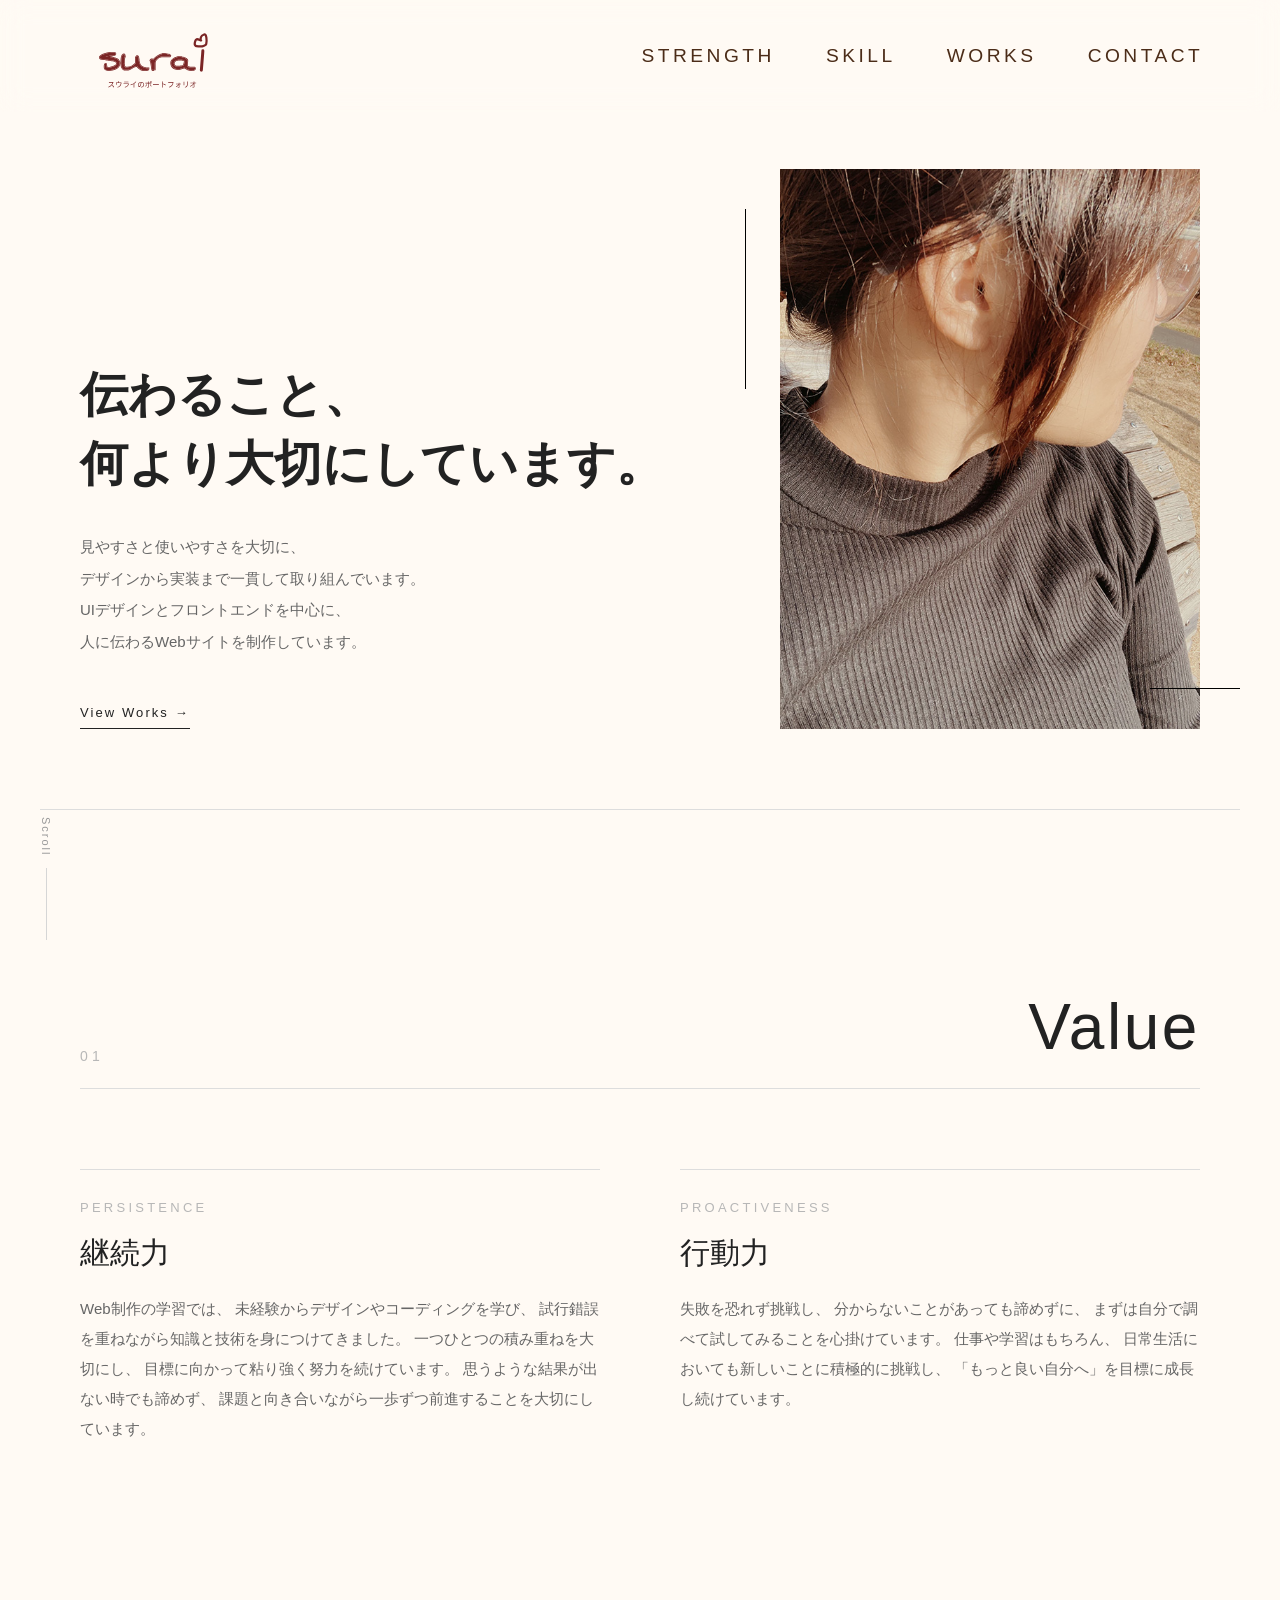
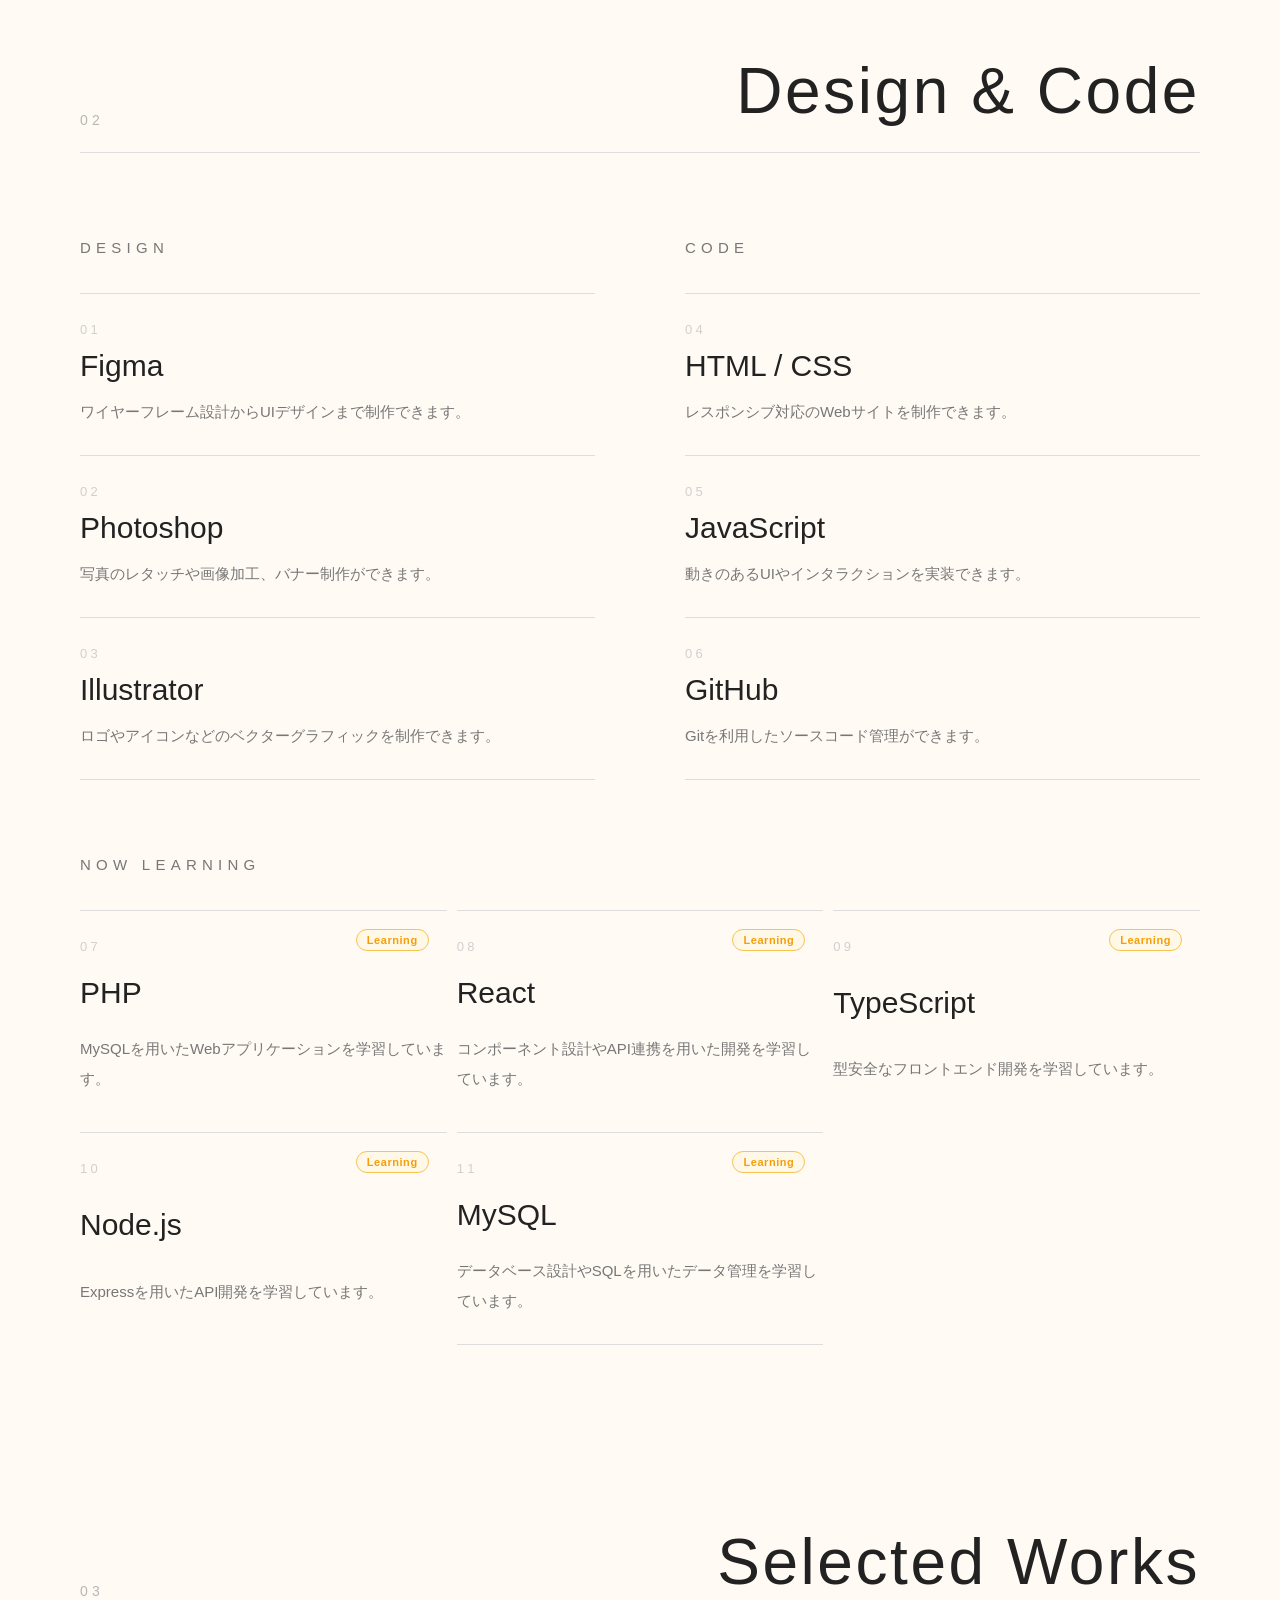
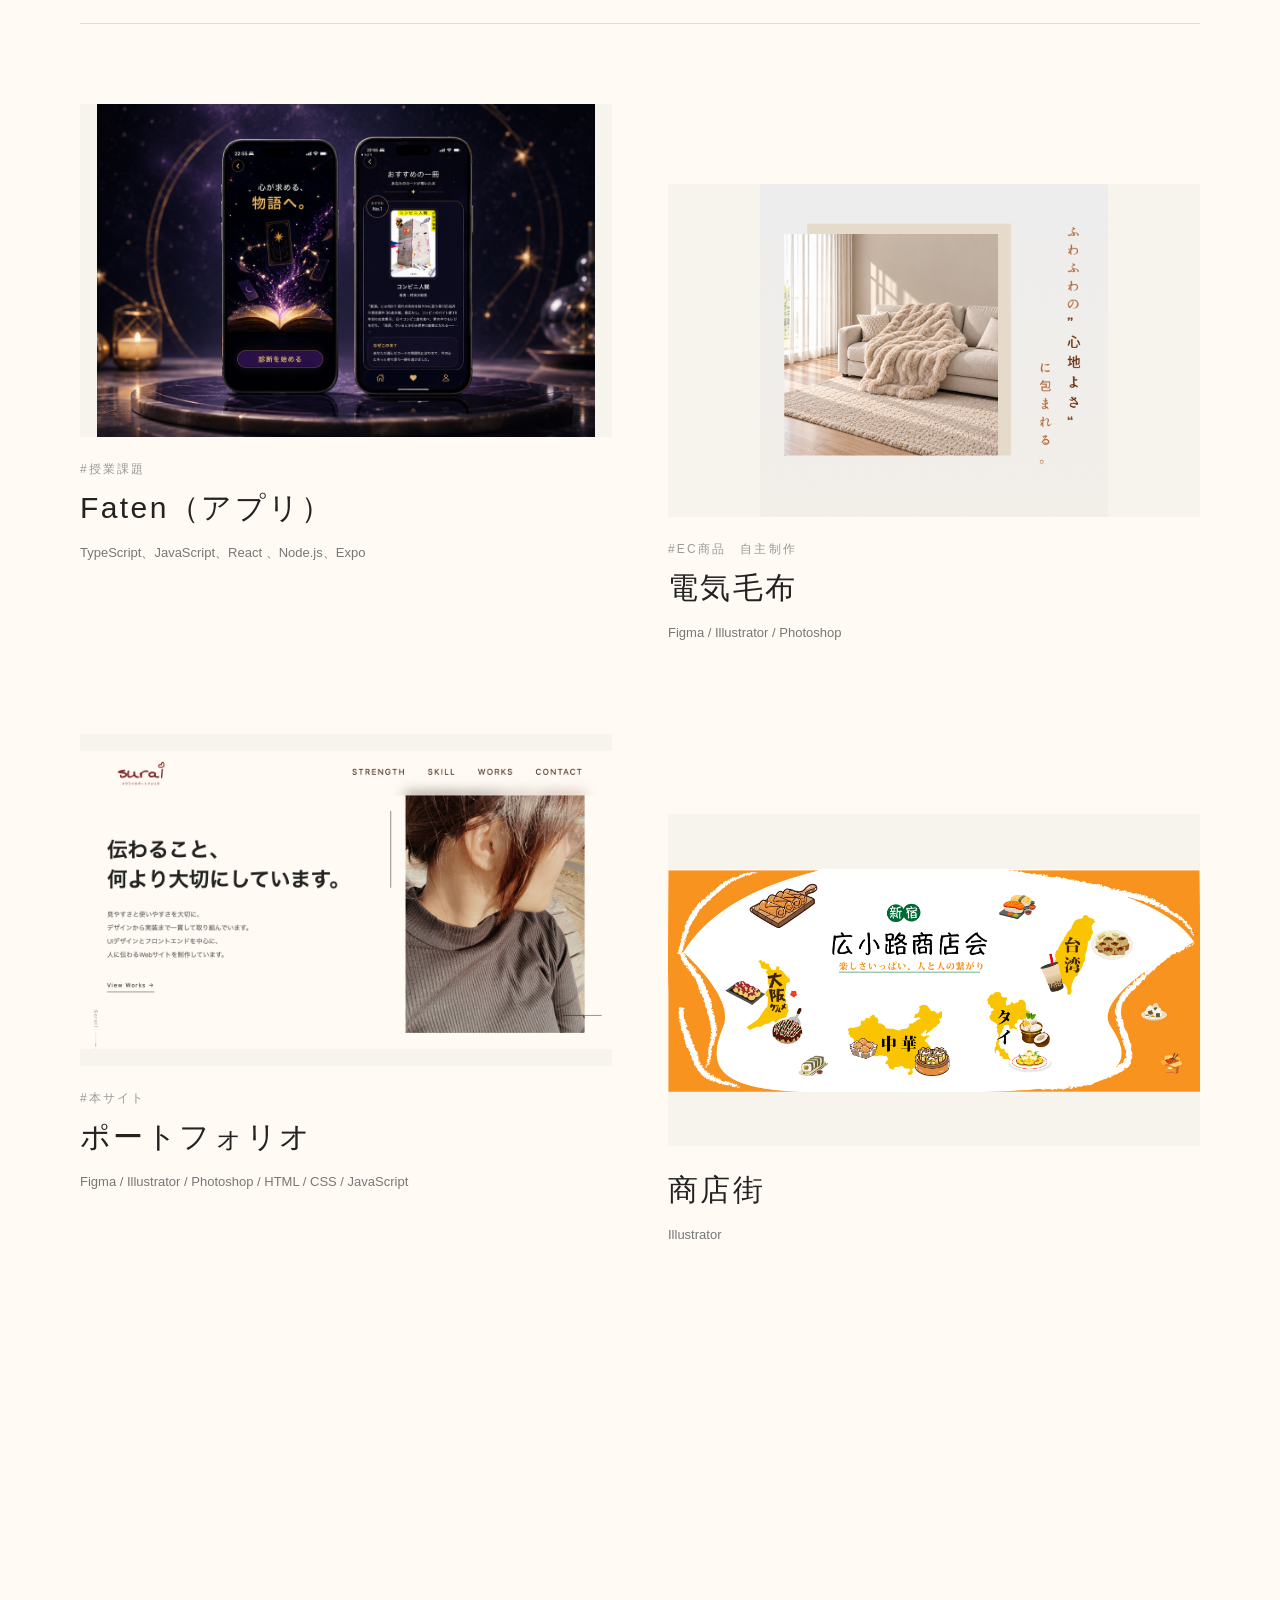
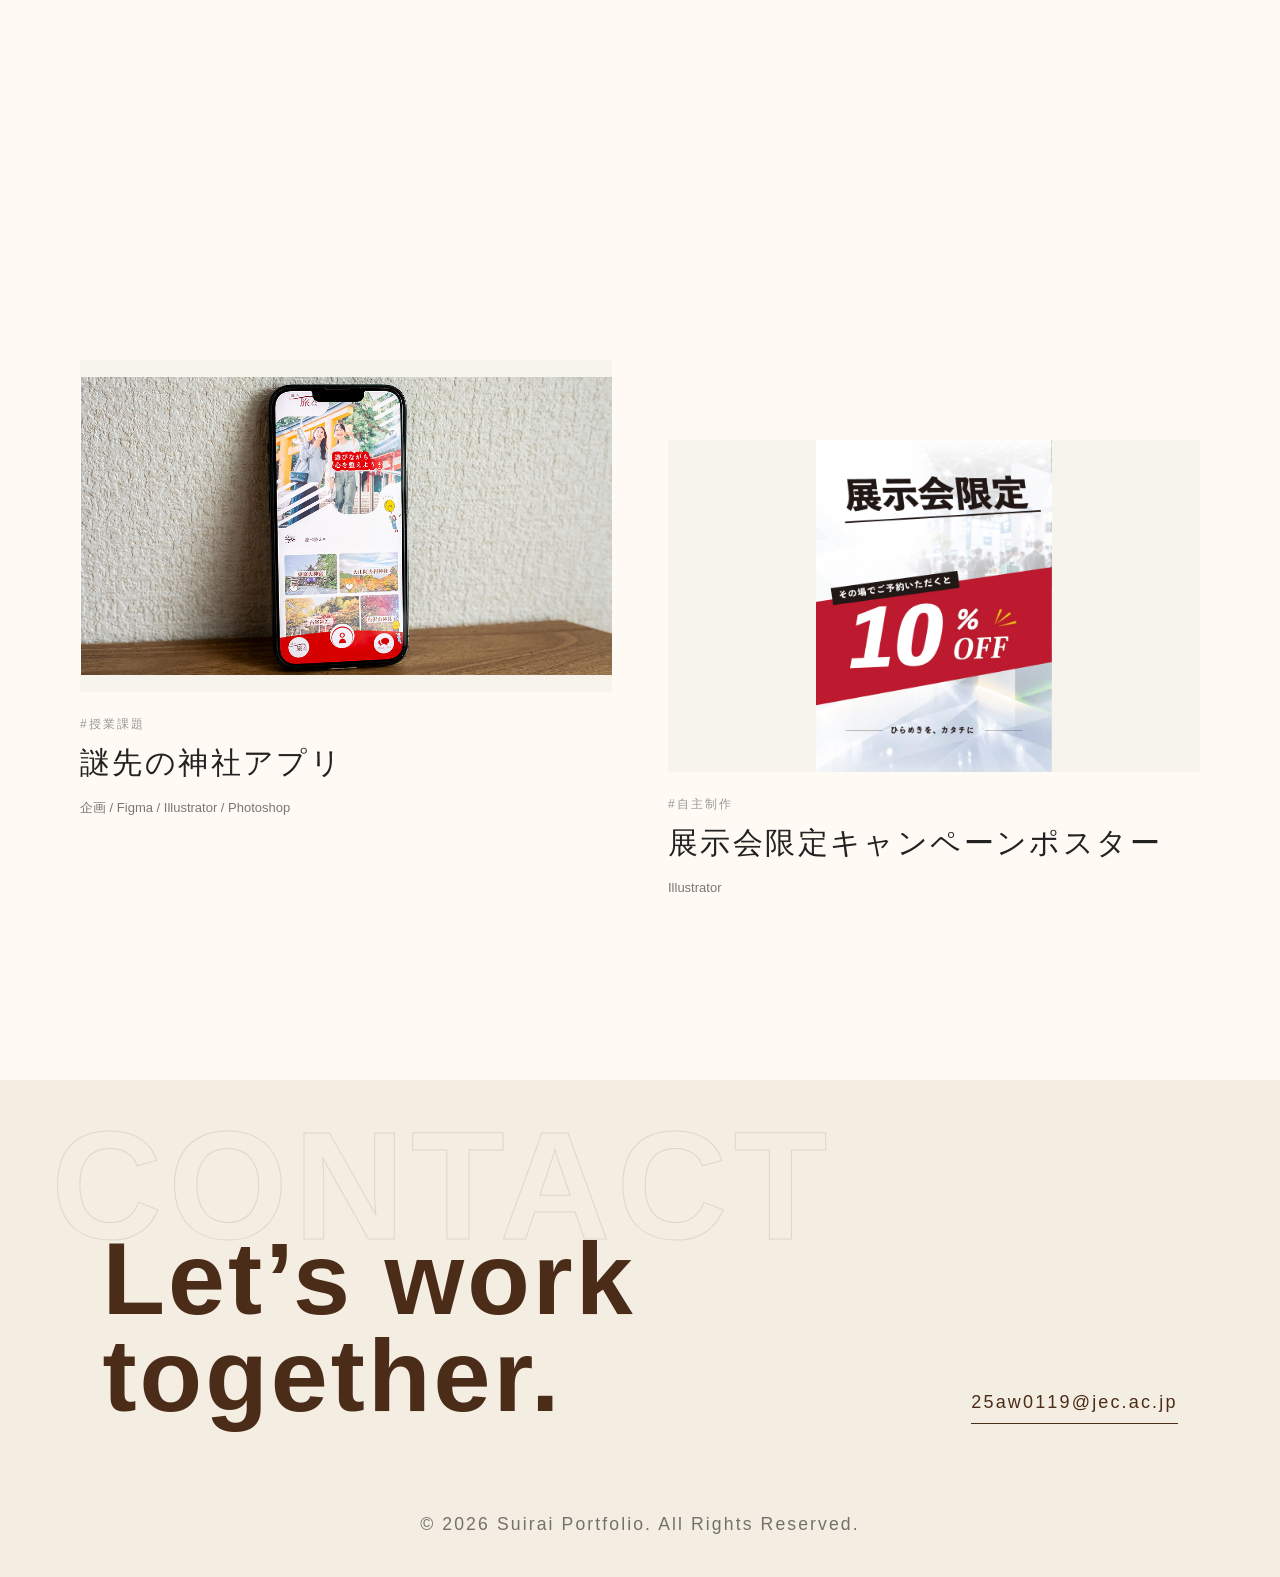
<file: index.html>
<!doctype html>
<html lang="ja">
  <head>
    <meta charset="UTF-8" />
    <meta name="viewport" content="width=device-width, initial-scale=1.0" />
    <title>スウライのポートフォリオ | Home</title>
    <link rel="stylesheet" href="css/style.css" />
    <script src="js/script.js" defer></script>
  </head>

  <body class="home-page">
    <header class="site-header">
      <nav class="nav-container">
        <a href="index.html" class="logo">
          <img src="img/logo.svg" alt="スウライのポートフォリオ" />
        </a>

        <div class="hamburger">
          <span></span>
          <span></span>
          <span></span>
        </div>

        <ul class="nav-inner">
          <li><a href="#strength">Strength</a></li>
          <li><a href="#skill">Skill</a></li>
          <li><a href="#works">Works</a></li>
          <li><a href="mailto:25aw0119@jec.ac.jp">Contact</a></li>
        </ul>
      </nav>
    </header>

    <main>
      <section class="hero" id="top">
        <div class="hero-text">
          <h1>伝わること、<br />何より大切にしています。</h1>
          <p class="lead">
            見やすさと使いやすさを大切に、<br />
            デザインから実装まで一貫して取り組んでいます。<br />
            UIデザインとフロントエンドを中心に、<br />
            人に伝わるWebサイトを制作しています。
          </p>
          <a href="#works" class="hero-btn">View Works →</a>
        </div>
        <div class="hero-photo">
          <img src="img/watasi.jpg" alt="Zou Lei" />
        </div>
        <div class="scroll-sign">
          <span>Scroll</span>
          <div class="scroll-line">
            <i></i>
          </div>
        </div>
      </section>
      <section class="strength" id="strength">
        <div class="section-title">
          <span class="section-num">01</span>
          <h2>Value</h2>
        </div>

        <div class="strength-grid">
          <article class="card">
            <span class="en">Persistence</span>
            <h3>継続力</h3>
            <p>
              Web制作の学習では、 未経験からデザインやコーディングを学び、
              試行錯誤を重ねながら知識と技術を身につけてきました。
              一つひとつの積み重ねを大切にし、
              目標に向かって粘り強く努力を続けています。
              思うような結果が出ない時でも諦めず、
              課題と向き合いながら一歩ずつ前進することを大切にしています。
            </p>
          </article>

          <article class="card">
            <span class="en">Proactiveness</span>
            <h3>行動力</h3>
            <p>
              失敗を恐れず挑戦し、 分からないことがあっても諦めずに、
              まずは自分で調べて試してみることを心掛けています。
              仕事や学習はもちろん、
              日常生活においても新しいことに積極的に挑戦し、
              「もっと良い自分へ」を目標に成長し続けています。
            </p>
          </article>
        </div>
      </section>

      <section class="skill" id="skill">
        <div class="section-title">
          <span class="section-num">02</span>
          <h2>Design & Code</h2>
        </div>

        <div class="skill-wrap">
          <!-- DESIGN -->
          <div class="group">
            <p class="group-title">Design</p>

            <article class="card">
              <span class="num">01</span>
              <h3>Figma</h3>
              <p>ワイヤーフレーム設計からUIデザインまで制作できます。</p>
            </article>

            <article class="card">
              <span class="num">02</span>
              <h3>Photoshop</h3>
              <p>写真のレタッチや画像加工、バナー制作ができます。</p>
            </article>

            <article class="card">
              <span class="num">03</span>
              <h3>Illustrator</h3>
              <p>ロゴやアイコンなどのベクターグラフィックを制作できます。</p>
            </article>
          </div>

          <!-- CODE -->
          <div class="group">
            <p class="group-title">Code</p>
            <article class="card">
              <span class="num">04</span>
              <h3>HTML / CSS</h3>
              <p>レスポンシブ対応のWebサイトを制作できます。</p>
            </article>

            <article class="card">
              <span class="num">05</span>
              <h3>JavaScript</h3>
              <p>動きのあるUIやインタラクションを実装できます。</p>
            </article>

            <article class="card">
              <span class="num">06</span>
              <h3>GitHub</h3>
              <p>Gitを利用したソースコード管理ができます。</p>
            </article>
          </div>
          
          </div>
        </div>
        <!-- NOW LEARNING -->
          <div class="group">
            <p class="group-learnTitle">Now Learning</p>
            <div class="group-now">
              <article class="card learning">
                <span class="num">07</span>
                <span class="badge">Learning</span>
                <h3>PHP</h3>
                <p>MySQLを用いたWebアプリケーションを学習しています。</p>
              </article>

              <article class="card learning">
                <span class="num">08</span>
                <span class="badge">Learning</span>
                <h3>React</h3>
                <p>コンポーネント設計やAPI連携を用いた開発を学習しています。</p>
              </article>

              <article class="card learning">
                <span class="num">09</span>
                <span class="badge">Learning</span>

                <h3>TypeScript</h3>
                <p>型安全なフロントエンド開発を学習しています。</p>
              </article>

              <article class="card learning">
                <span class="num">10</span>
                <span class="badge">Learning</span>

                <h3>Node.js</h3>
                <p>Expressを用いたAPI開発を学習しています。</p>
              </article>

              <article class="card learning">
                <span class="num">11</span>
                <span class="badge">Learning</span>

                <h3>MySQL</h3>
                <p>データベース設計やSQLを用いたデータ管理を学習しています。</p>
              </article>
            </div>
      </section>

      <section class="works" id="works">
        <div class="section-title">
          <span class="section-num">03</span>
          <h2>Selected Works</h2>
        </div>

        <div class="works-grid">
          <article class="work-card">
            <a href="project/faten/faten.html" class="work-image">
              <img src="img/faten_bg.jpg" alt="faten" />
              <span>VIEW PROJECT →</span>
            </a>
            <div class="work-info">
              <p>#授業課題</p>
              <h3>Faten（アプリ）</h3>
              <span>TypeScript、JavaScript、React 、Node.js、Expo</span>
            </div>
          </article>


           <article class="work-card">
            <a href="project/mohu/mohu.html" class="work-image">
              <img src="img/mohu.jpg" alt="faten" />
              <span>VIEW PROJECT →</span>
            </a>
            <div class="work-info">
              <p>#EC商品　自主制作</p>
              <h3>電気毛布</h3>
              <span>Figma / Illustrator / Photoshop </span>
            </div>
          </article>


          <article class="work-card">
            <a href="project/potoforio/potoforio.html" class="work-image">
              <img
                src="img/potofp_shot.png"
                alt="ポートフォリオのスクリーンショット"
              />
              <span>VIEW PROJECT →</span>
            </a>

            <div class="work-info">
              <p>#本サイト</p>
              <h3>ポートフォリオ</h3>
              <span
                >Figma / Illustrator / Photoshop / HTML / CSS / JavaScript</span
              >
            </div>
          </article>

          <article class="work-card">
            <a href="project/shopping/shopping.html" class="work-image">
            <img src="img/kibi.jpg" alt="商店がキビ">
              <span>VIEW PROJECT →</span>
            </a>
            <div class="work-info">
              <h3>商店街</h3>
              <span>Illustrator</span>
            </div>
          </article>



          <article class="work-card">
            <a href="project/resipi/resipi.html" class="work-image">
              <img
                src="img/rexipi_zhu.jpg"
                alt="レシピサイトのスクリーンショット"
              />
              <span>VIEW PROJECT →</span>
            </a>

            <div class="work-info">
              <p>#進級制作</p>
              <h3>レシピサイト</h3>
              <span
                >企画 / Figma / Illustrator / Photoshop / HTML / CSS /
                JavaScript</span
              >
            </div>
          </article>

          

          <article class="work-card">
            <a href="project/pocket/pocket.html" class="work-image">
              <img src="img/pocket.jpg" alt="DJI JAPANのデザイン" />
              <span>VIEW PROJECT →</span>
            </a>

            <div class="work-info">
              <p>#授業課題</p>
              <h3>DJI JAPAN</h3>
              <span>企画 / Figma</span>
            </div>
          </article>

          <article class="work-card">
            <a href="project/jinjya/jinjya.html" class="work-image">
              <img src="img/jinjya.jpg" alt="神社アプリのデザイン" />
              <span>VIEW PROJECT →</span>
            </a>
            <div class="work-info">
              <p>#授業課題</p>
              <h3>謎先の神社アプリ</h3>
              <span>企画 / Figma / Illustrator / Photoshop</span>
            </div>
          </article>

          <article class="work-card">
            <a href="project/post/post.html" class="work-image">
             <img src="img/aka.jpg" alt="">
              <span>VIEW PROJECT →</span>
            </a>

            <div class="work-info">
              <p>#自主制作</p>
              <h3>展示会限定キャンペーンポスター</h3>
              <span>Illustrator</span>
            </div>
          </article>

        </div>
      </section>
    </main>

    <footer class="site-footer">
      <p class="footer-bg">CONTACT</p>
      <div class="footer-inner">
        <h2>Let’s work<br />together.</h2>
        <a href="mailto:25aw0119@jec.ac.jp">25aw0119@jec.ac.jp</a>
      </div>
      <p class="copyright">© 2026 Suirai Portfolio. All Rights Reserved.</p>
    </footer>
  </body>
</html>
</file>
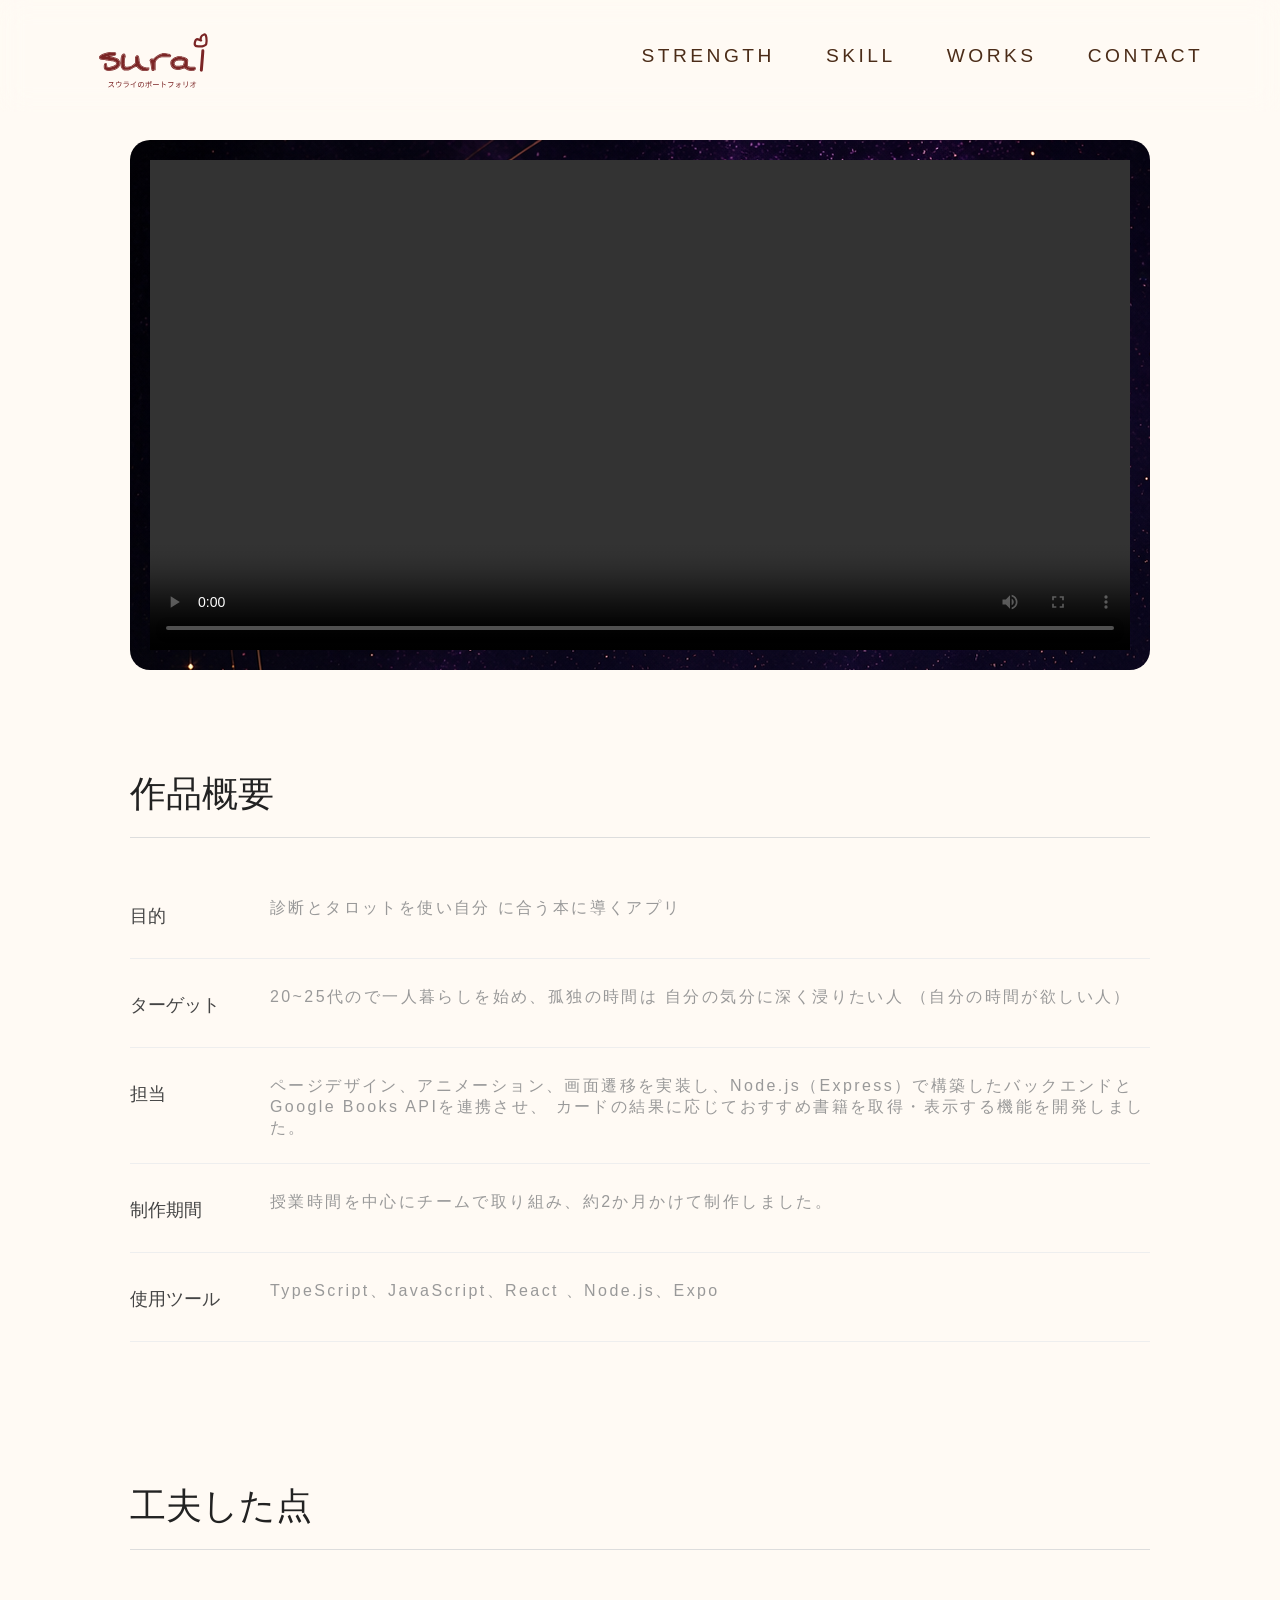
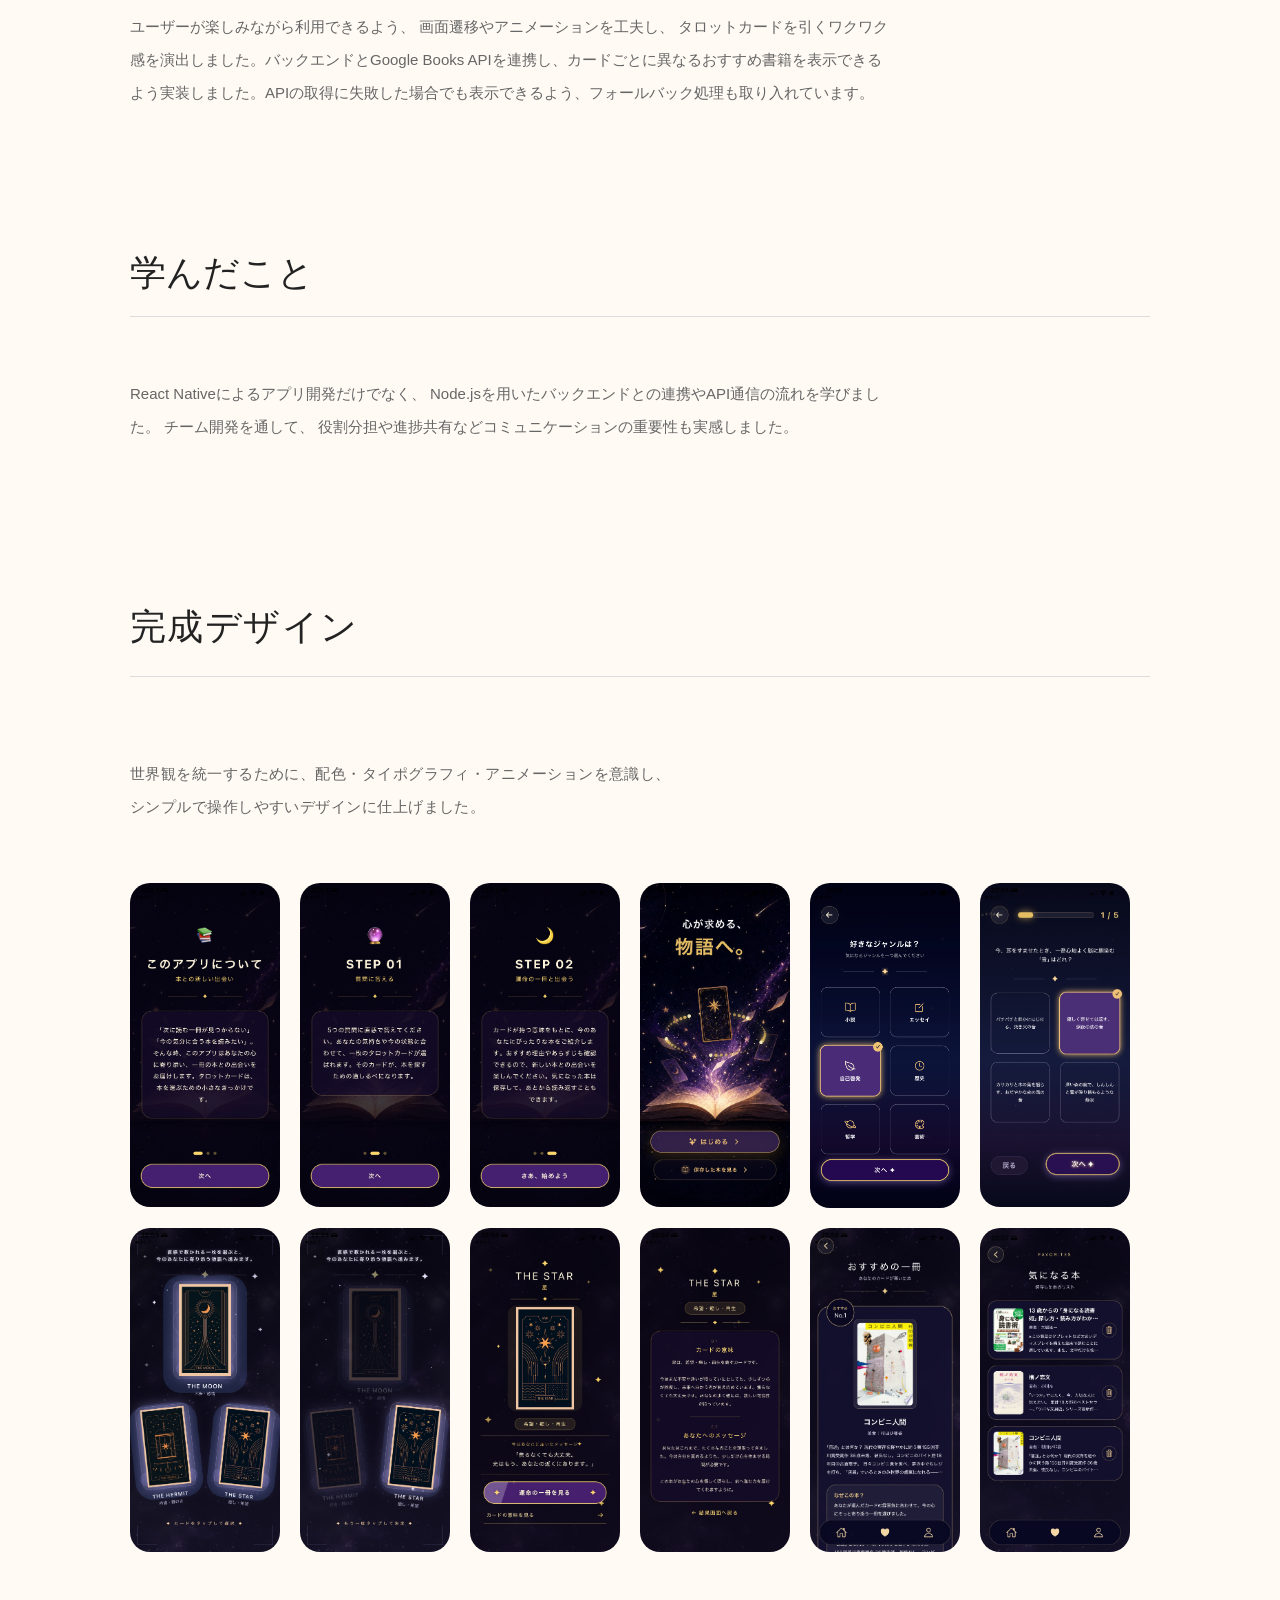
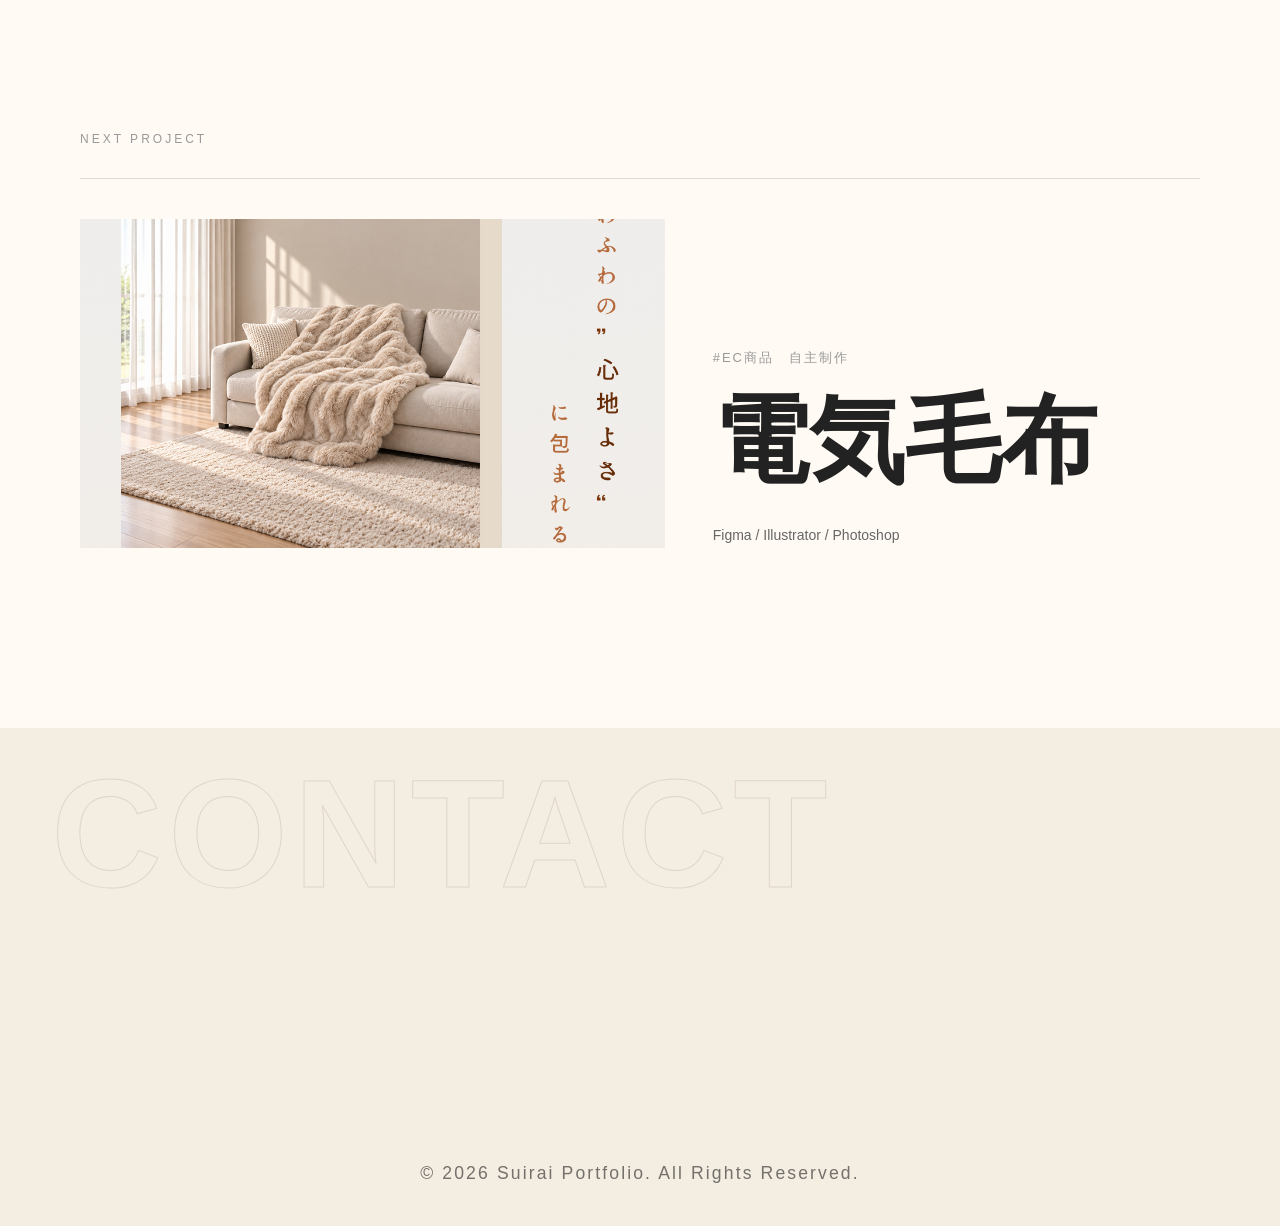
<file: project/faten/faten.html>
<!doctype html>
<html lang="en">
  <head>
    <meta charset="UTF-8" />
    <meta name="viewport" content="width=device-width, initial-scale=1.0" />
    <title>Fatenページ</title>
    <link rel="stylesheet" href="../../css/style.css" />
    <script src="../../js/script.js" defer></script>
  </head>
  <body class="jinjya">
    <header class="site-header">
      <nav class="nav-container">
        <a href="../../index.html" class="logo">
          <img src="../../img/logo.svg" alt="スウライのポートフォリオ" />
        </a>
        <ul class="nav-inner">
          <li><a href="#strength">Strength</a></li>
          <li><a href="#skill">Skill</a></li>
          <li><a href="#works">Works</a></li>
          <li><a href="mailto:25aw0119@jec.ac.jp">Contact</a></li>
        </ul>
      </nav>
    </header>

    <main>
      <section class="project">
        <section class="project-mainvisual">
          <video controls playsinline preload="metadata">
            <source src="video/faten.mp4" type="video/mp4" />
          </video>
        </section>

        <!-- ここに作品概要 -->

        <div class="project-head">
          <h2>作品概要</h2>
        </div>
        <div class="project-info">
          <div class="info-item">
            <span>目的</span>
            <p>診断とタロットを使い自分 に合う本に導くアプリ</p>
          </div>

          <div class="info-item">
            <span>ターゲット</span>
            <p>
              20~25代ので一人暮らしを始め、孤独の時間は
              自分の気分に深く浸りたい人 （自分の時間が欲しい人）
            </p>
          </div>

          <div class="info-item">
            <span>担当</span>
            <p>
              ページデザイン、アニメーション、画面遷移を実装し、Node.js（Express）で構築したバックエンドとGoogle
              Books APIを連携させ、
              カードの結果に応じておすすめ書籍を取得・表示する機能を開発しました。
            </p>
          </div>

          <div class="info-item">
            <span>制作期間</span>
            <p>授業時間を中心にチームで取り組み、約2か月かけて制作しました。</p>
          </div>

          <div class="info-item">
            <span>使用ツール</span>
            <p>TypeScript、JavaScript、React 、Node.js、Expo</p>
          </div>
        </div>
      </section>

      <section class="project">
        <div class="project-head">
          <h2>工夫した点</h2>
        </div>

        <p class="project-text">
          ユーザーが楽しみながら利用できるよう、
          画面遷移やアニメーションを工夫し、
          タロットカードを引くワクワク感を演出しました。バックエンドとGoogle
          Books
          APIを連携し、カードごとに異なるおすすめ書籍を表示できるよう実装しました。APIの取得に失敗した場合でも表示できるよう、フォールバック処理も取り入れています。
        </p>
      </section>

      <section class="project">
        <div class="project-head">
          <h2>学んだこと</h2>
        </div>

        <p class="project-text">
          React Nativeによるアプリ開発だけでなく、
          Node.jsを用いたバックエンドとの連携やAPI通信の流れを学びました。
          チーム開発を通して、
          役割分担や進捗共有などコミュニケーションの重要性も実感しました。
        </p>
      </section>

      <section class="design-section">
        <div class="section-title">
          <h2>完成デザイン</h2>
        </div>

        <div class="design-text">
          <p>
            世界観を統一するために、配色・タイポグラフィ・アニメーションを意識し、<br />
            シンプルで操作しやすいデザインに仕上げました。
          </p>
        </div>
         <div class="gallery">
          <div class="tarot-design-image">
            <img src="img/faten1.jpg" alt="ポートフォリオ完成デザイン" />
            <img src="img/faten2.jpg" alt="ポートフォリオ完成デザイン" />
            <img src="img/faten3.jpg" alt="ポートフォリオ完成デザイン" />
            <img src="img/faten4.jpg" alt="ポートフォリオ完成デザイン" />
            <img src="img/faten12.png" alt="ポートフォリオ完成デザイン" />
            <img src="img/faten5.jpg" alt="ポートフォリオ完成デザイン" />
            <img src="img/faten6.jpg" alt="ポートフォリオ完成デザイン" />
            <img src="img/faten7.jpg" alt="ポートフォリオ完成デザイン" />
            <img src="img/faten8.jpg" alt="ポートフォリオ完成デザイン" />
            <img src="img/faten9.jpg" alt="ポートフォリオ完成デザイン" />
            <img src="img/faten10.jpg" alt="ポートフォリオ完成デザイン" />
            <img src="img/faten11.jpg" alt="ポートフォリオ完成デザイン" />
          </div>
       
          <button class="gallery-btn prev">&#10094;</button>
            <button class="gallery-btn next">&#10095;</button>
        </div>
      </section>
    </main>

    <section class="next-project">
      <p class="next-label">NEXT PROJECT</p>
      <div class="next-work"></div>
    </section>

    <footer class="site-footer">
      <p class="footer-bg">CONTACT</p>
      <div class="footer-inner">
        <h2>Let’s work<br />together.</h2>
        <a href="mailto:25aw0119@jec.ac.jp">25aw0119@jec.ac.jp</a>
      </div>
      <p class="copyright">© 2026 Suirai Portfolio. All Rights Reserved.</p>
    </footer>
  </body>
</html>
</file>
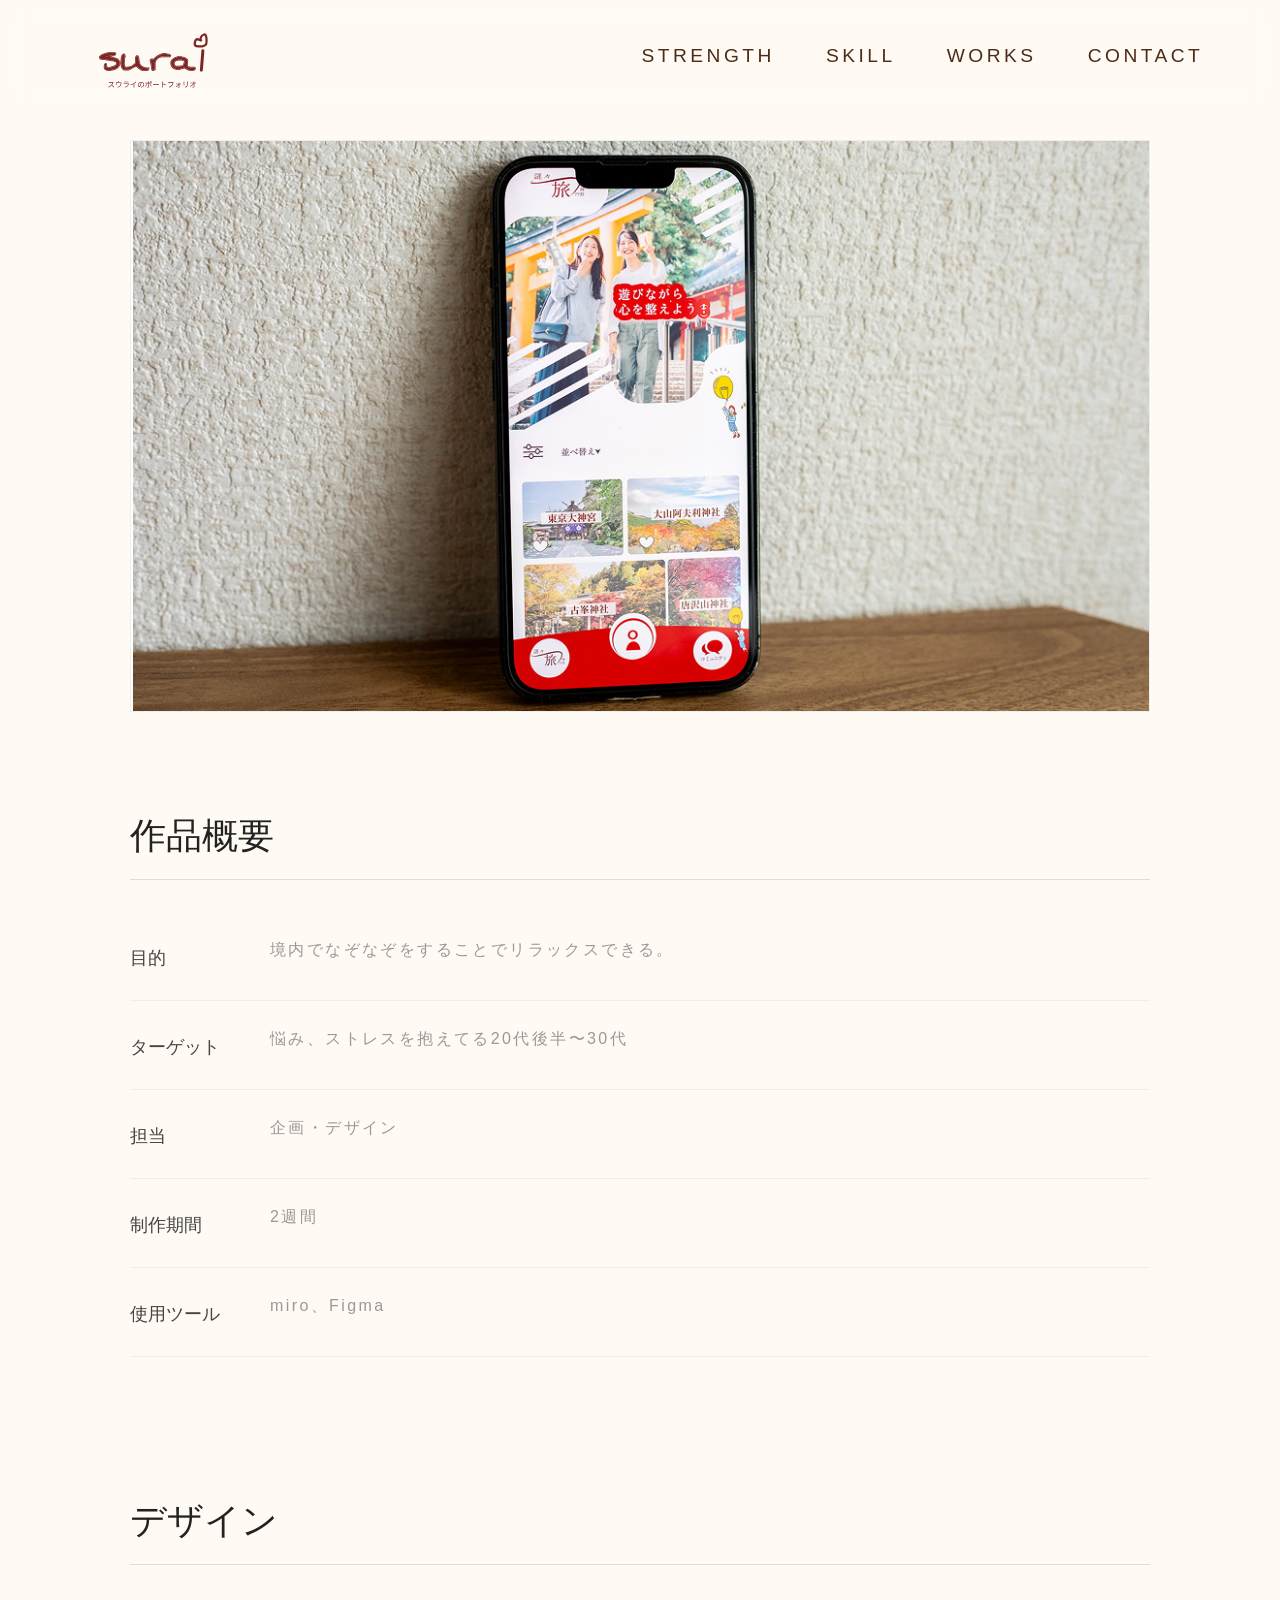
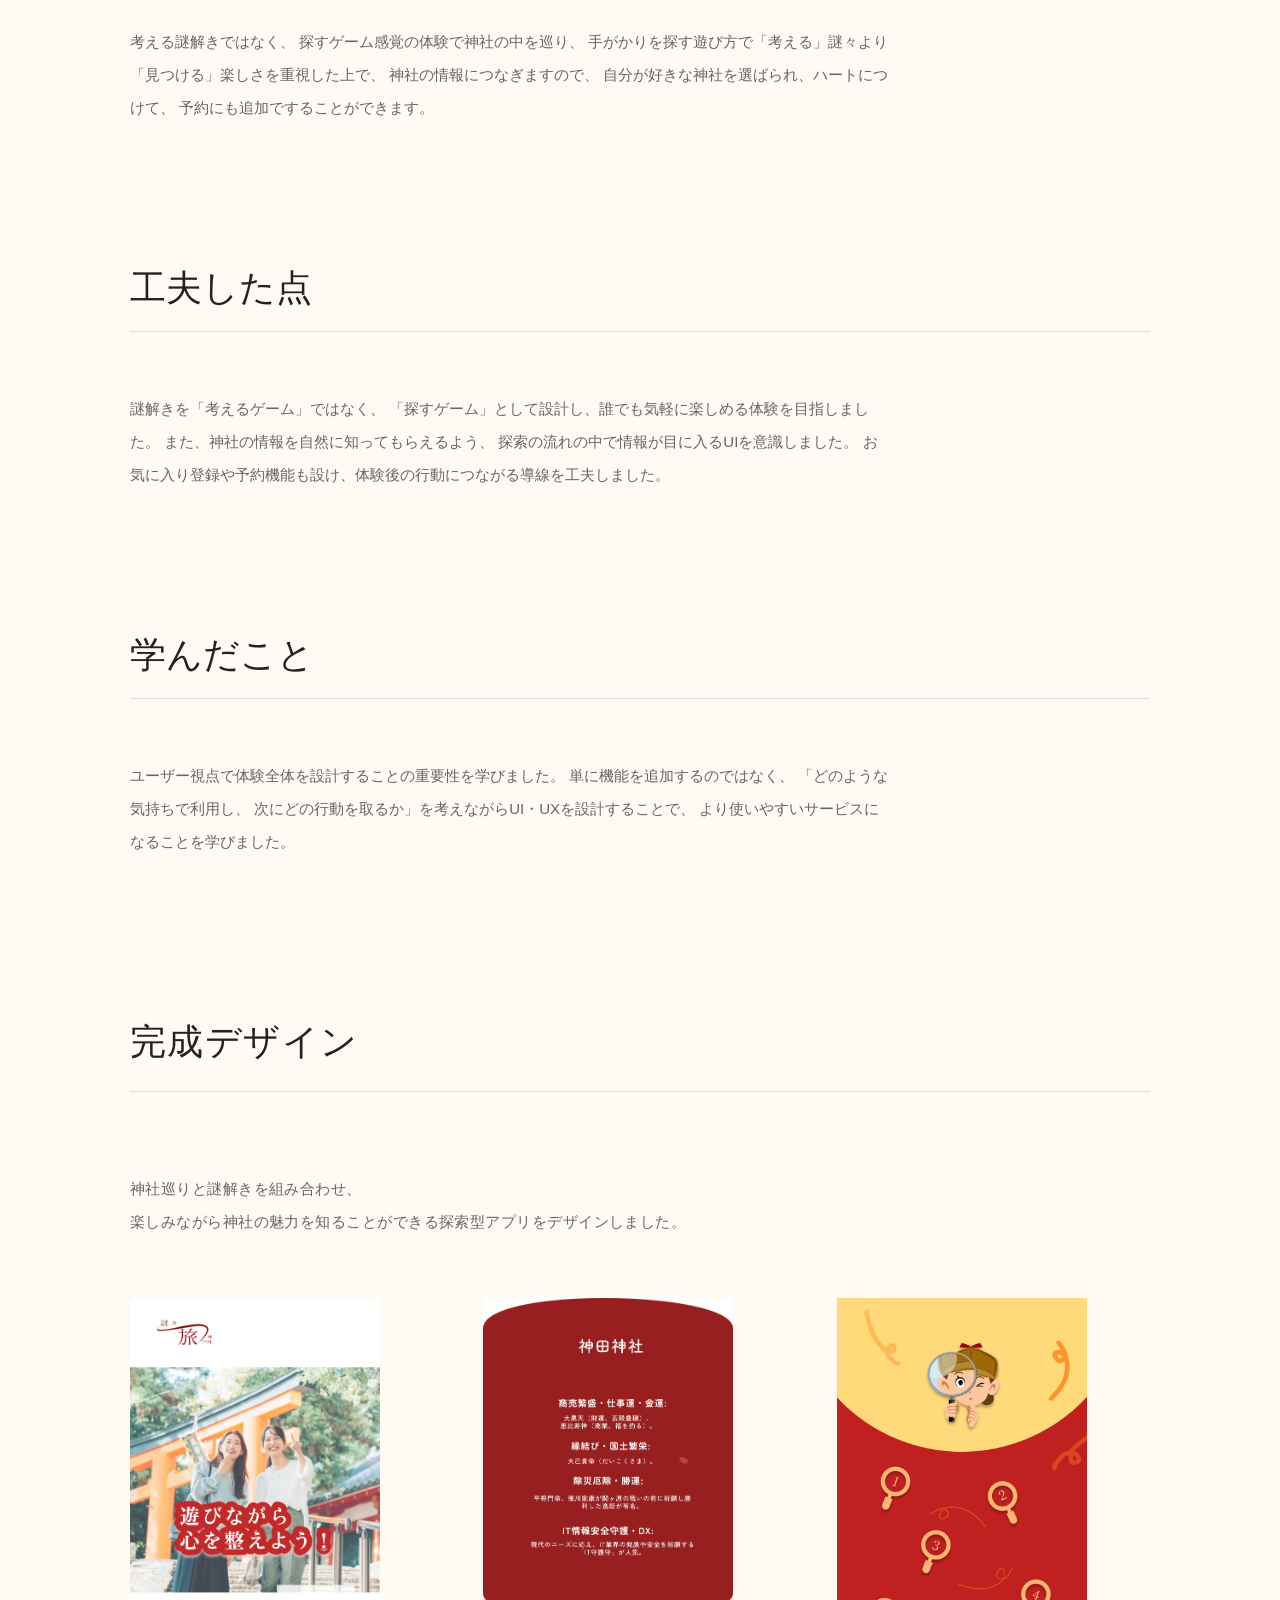
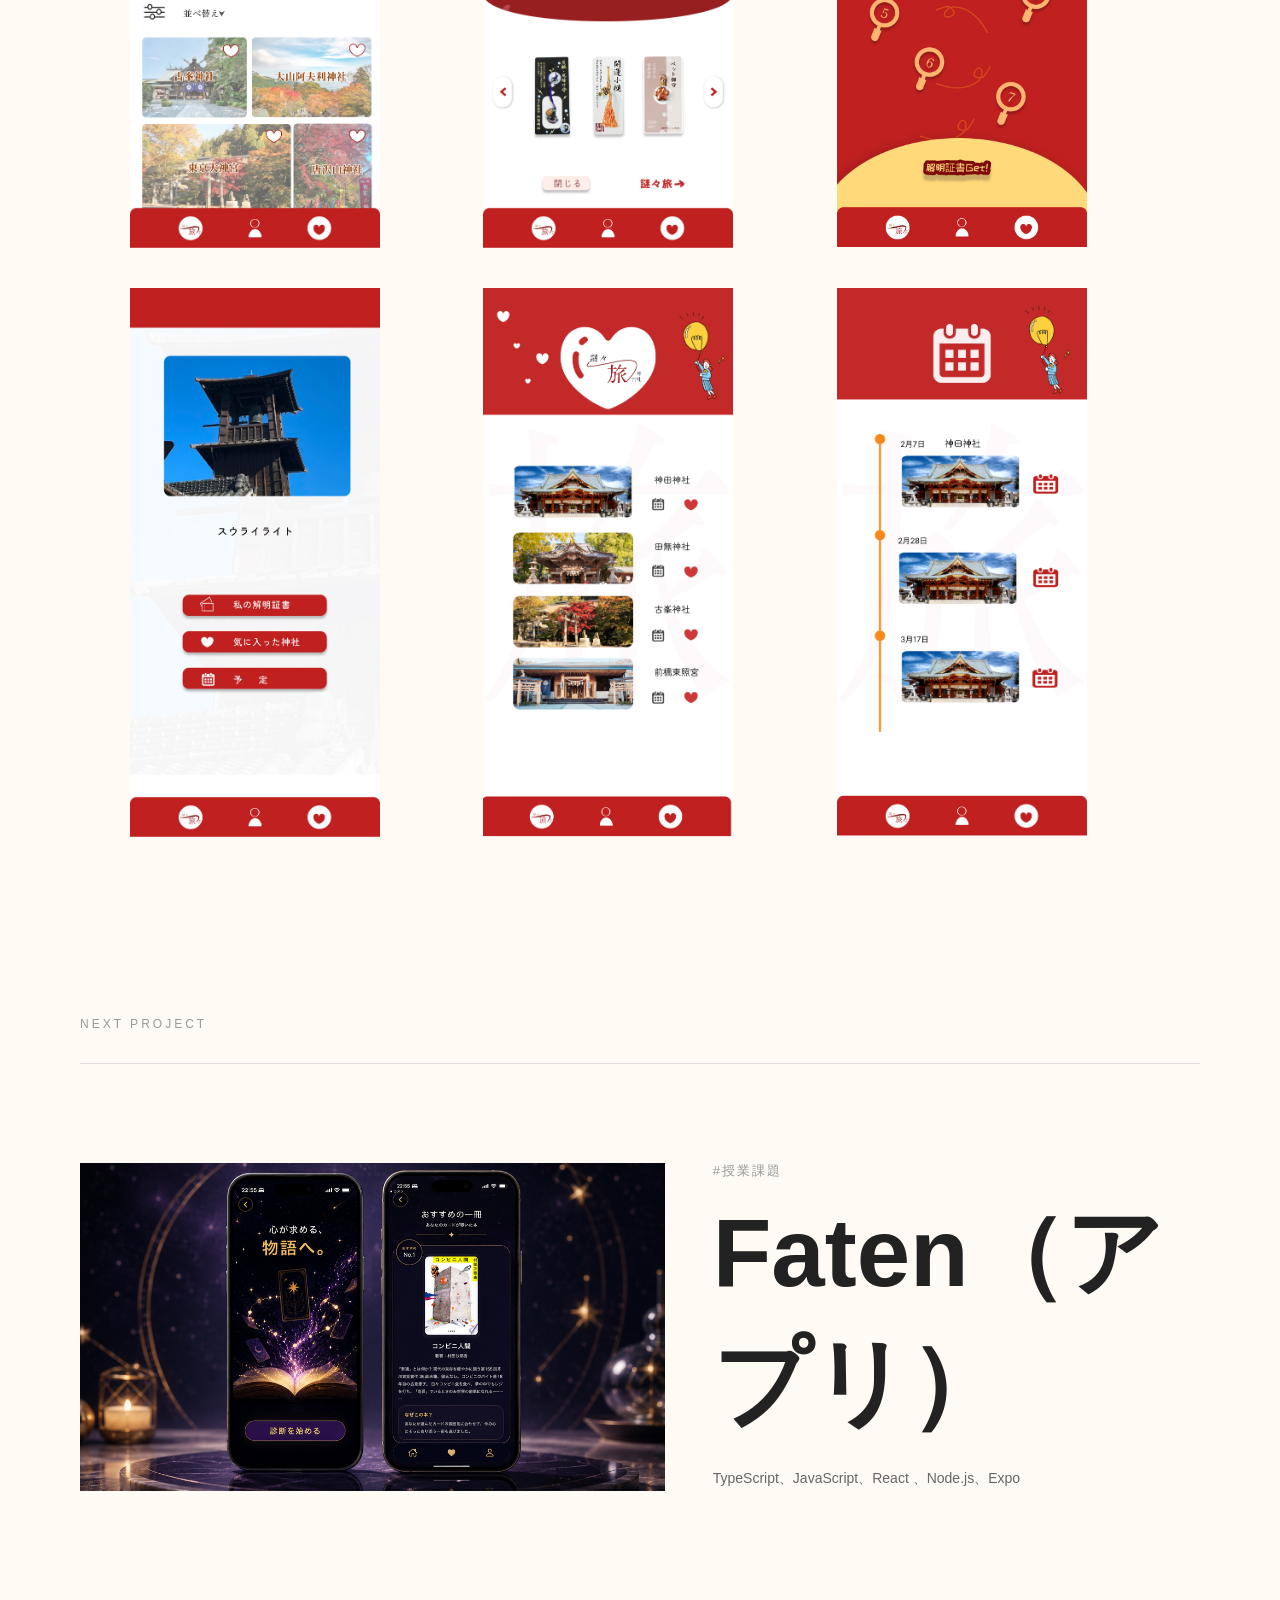
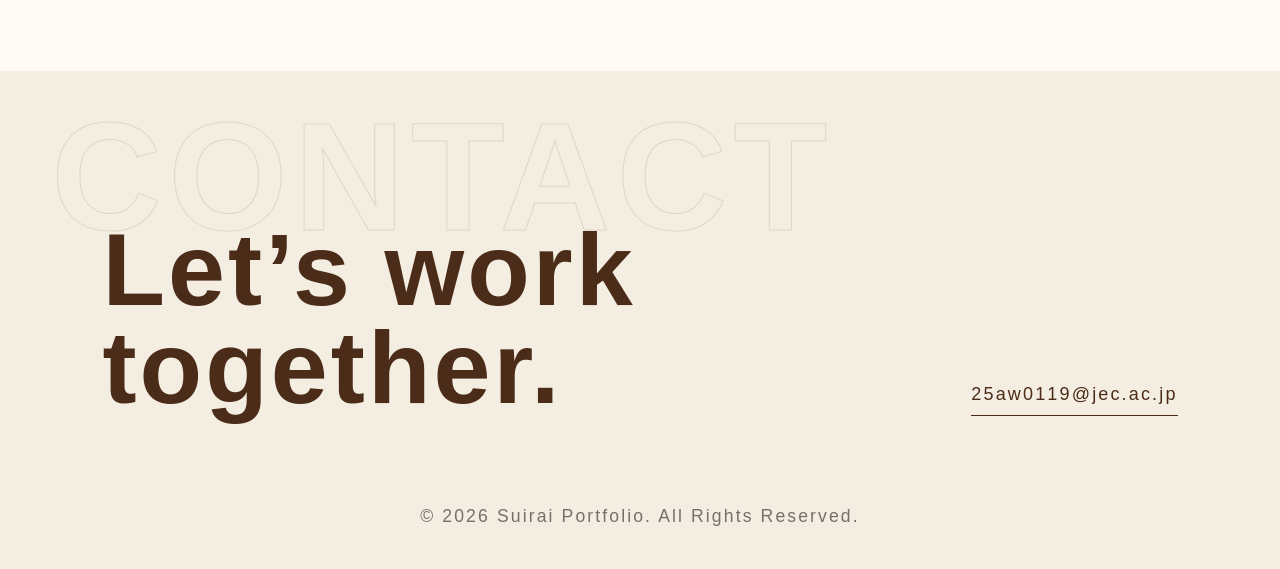
<file: project/jinjya/jinjya.html>
<!doctype html>
<html lang="en">
  <head>
    <meta charset="UTF-8" />
    <meta name="viewport" content="width=device-width, initial-scale=1.0" />
    <title>神社ページ</title>
    <link rel="stylesheet" href="../../css/style.css" />
    <script src="../../js/script.js" defer></script>
  </head>
  <body class="jinjya">
    <header class="site-header">
      <nav class="nav-container">
        <a href="../../index.html" class="logo">
          <img src="../../img/logo.svg" alt="スウライのポートフォリオ" />
        </a>
        <ul class="nav-inner">
          <li><a href="#strength">Strength</a></li>
          <li><a href="#skill">Skill</a></li>
          <li><a href="#works">Works</a></li>
          <li><a href="mailto:25aw0119@jec.ac.jp">Contact</a></li>
        </ul>
      </nav>
    </header>

    <main>
      <section class="project">
        <section class="project-mainvisual">
          <img src="img/jinjya.jpg" alt="神社" />
        </section>

        <!-- ここに作品概要 -->

        <div class="project-head">
          <h2>作品概要</h2>
        </div>
        <div class="project-info">
          <div class="info-item">
            <span>目的</span>
            <p>境内でなぞなぞを​することでリラックスできる。</p>
          </div>

          <div class="info-item">
            <span>ターゲット</span>
            <p>悩み、​ストレスを​抱えてる​20代後半〜30代​</p>
          </div>

          <div class="info-item">
            <span>担当</span>
            <p>企画・デザイン</p>
          </div>

          <div class="info-item">
            <span>制作期間</span>
            <p>2週間</p>
          </div>

          <div class="info-item">
            <span>使用ツール</span>
            <p>miro、Figma</p>
          </div>
        </div>
      </section>
      <section class="project">
        <div class="project-head">
          <h2>デザイン</h2>
        </div>
        <p class="project-text">
          考える謎解きではなく、 探すゲーム感覚の体験で神社の中を巡り、
          手がかりを探す遊び方で「考える」謎々より「見つける」楽しさを重視した上で、
          神社の情報につなぎますので、
          自分が好きな神社を選ばられ、ハートにつけて、
          予約にも追加ですることができます。
        </p>
        <div class="project-gallery"></div>
      </section>
      <section class="project">
        <div class="project-head">
          <h2>工夫した点</h2>
        </div>

        <p class="project-text">
          謎解きを「考えるゲーム」ではなく、
          「探すゲーム」として設計し、誰でも気軽に楽しめる体験を目指しました。
          また、神社の情報を自然に知ってもらえるよう、
          探索の流れの中で情報が目に入るUIを意識しました。
          お気に入り登録や予約機能も設け、体験後の行動につながる導線を工夫しました。
        </p>
      </section>

      <section class="project">
        <div class="project-head">
          <h2>学んだこと</h2>
        </div>

        <p class="project-text">
          ユーザー視点で体験全体を設計することの重要性を学びました。
          単に機能を追加するのではなく、
          「どのような気持ちで利用し、
          次にどの行動を取るか」を考えながらUI・UXを設計することで、
          より使いやすいサービスになることを学びました。
        </p>
      </section>

      <section class="design-section">
        <div class="section-title">
          <h2>完成デザイン</h2>
        </div>

        <div class="design-text">
          <p>
            神社巡りと謎解きを組み合わせ、<br>
            楽しみながら神社の魅力を知ることができる探索型アプリをデザインしました。
          </p>
        </div>

        <div class="jinjya-design-image">
          <img src="img/jinjya1.jpg" alt="ポートフォリオ完成デザイン" />
          <img src="img/jinjya4.jpg" alt="ポートフォリオ完成デザイン" />
           <img src="img/jinjya5.jpg" alt="ポートフォリオ完成デザイン" />
          <img src="img/jinjya2.jpg" alt="ポートフォリオ完成デザイン" />
           <img src="img/jinjya3.jpg" alt="ポートフォリオ完成デザイン" />
          <img src="img/jinjya6.jpg" alt="ポートフォリオ完成デザイン" />
        </div>
      </section>
    </main>

    <section class="next-project">
      <p class="next-label">NEXT PROJECT</p>
      <div class="next-work"></div>
    </section>

    <footer class="site-footer">
      <p class="footer-bg">CONTACT</p>
      <div class="footer-inner">
        <h2>Let’s work<br />together.</h2>
        <a href="mailto:25aw0119@jec.ac.jp">25aw0119@jec.ac.jp</a>
      </div>
      <p class="copyright">© 2026 Suirai Portfolio. All Rights Reserved.</p>
    </footer>
  </body>
</html>
</file>
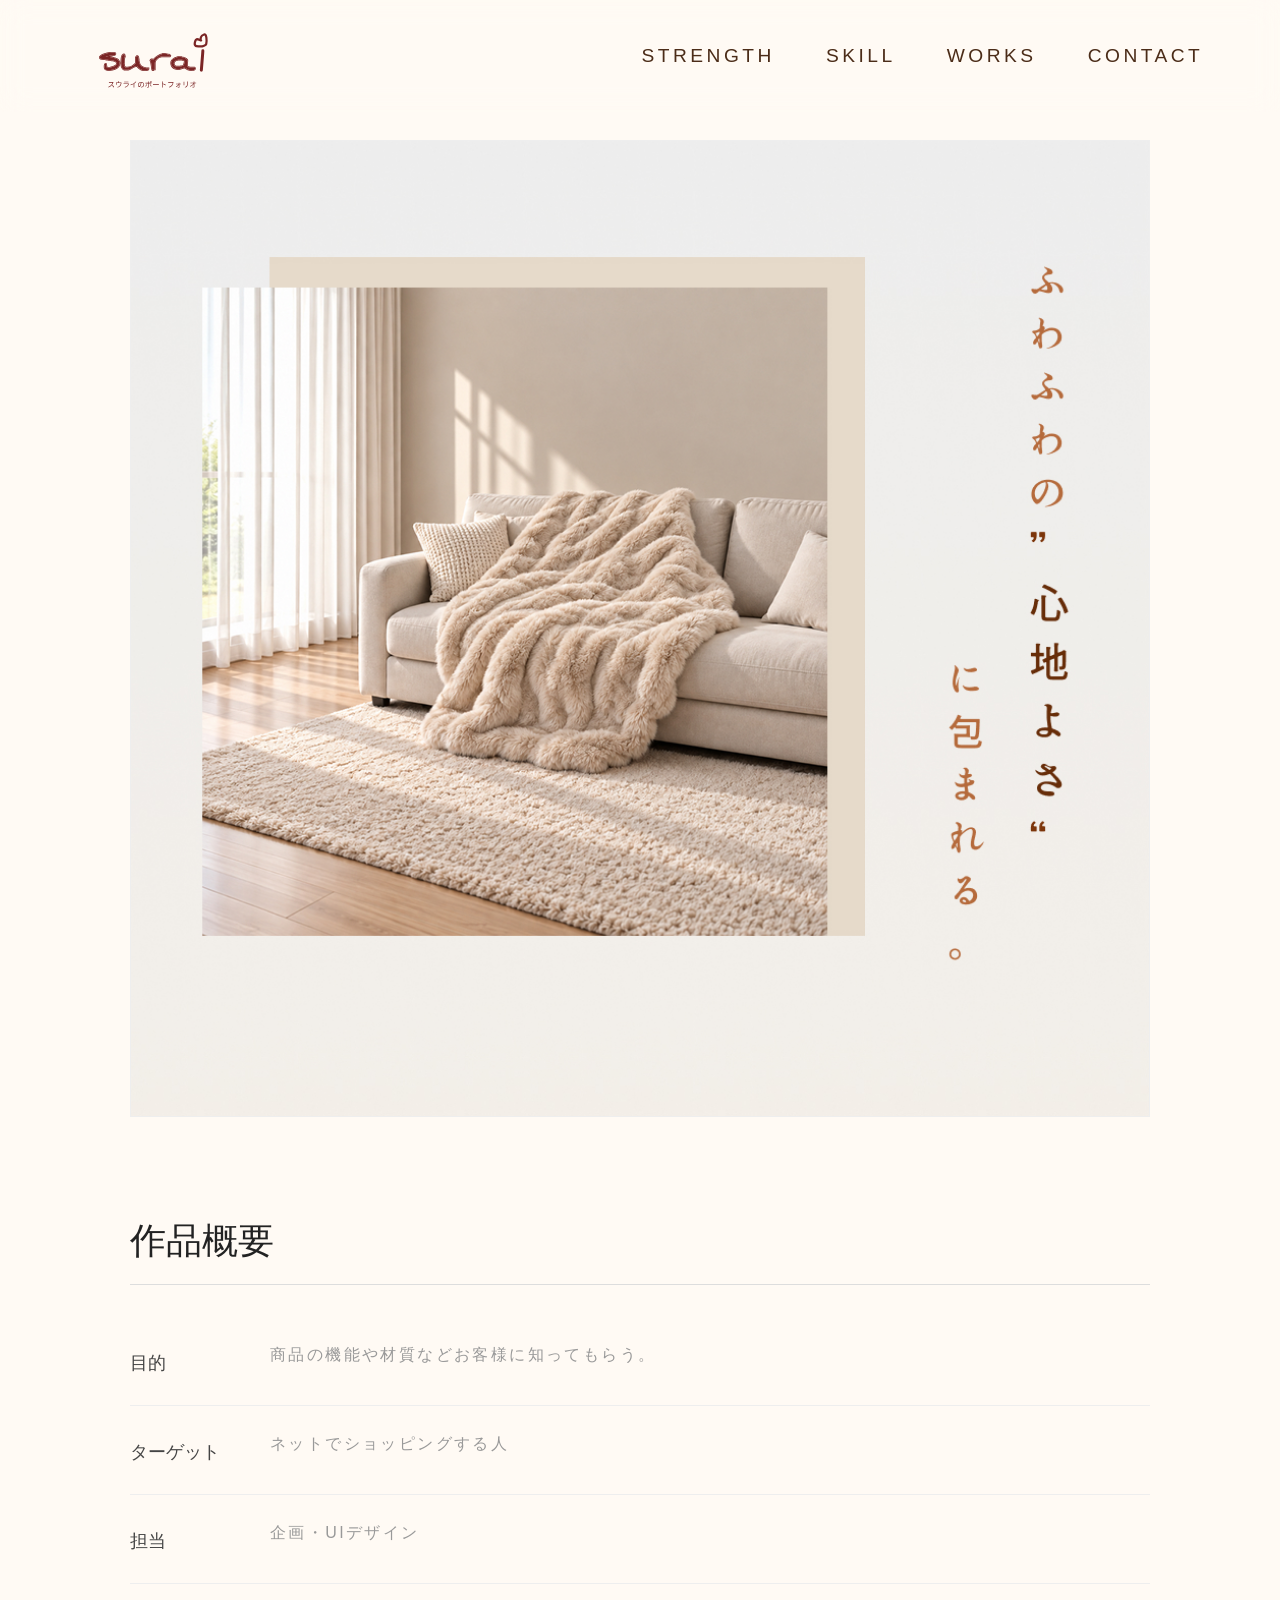
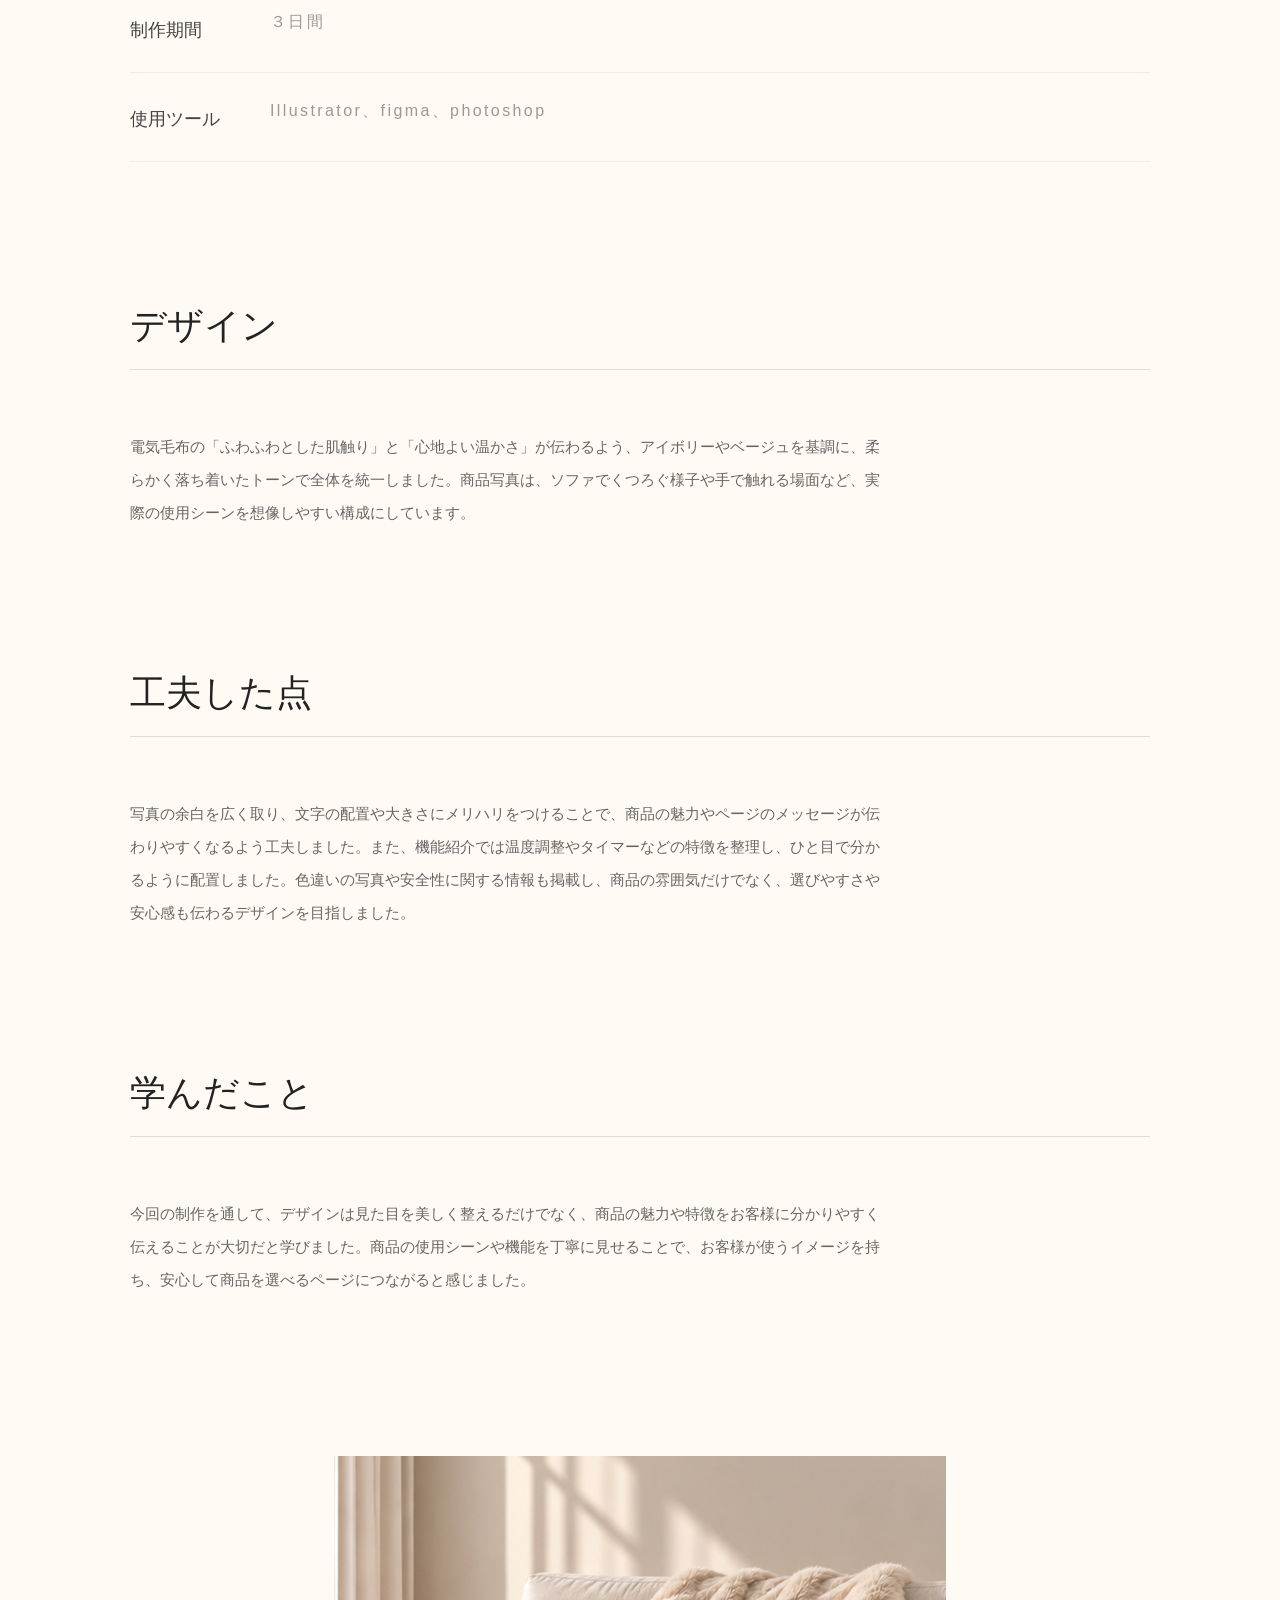
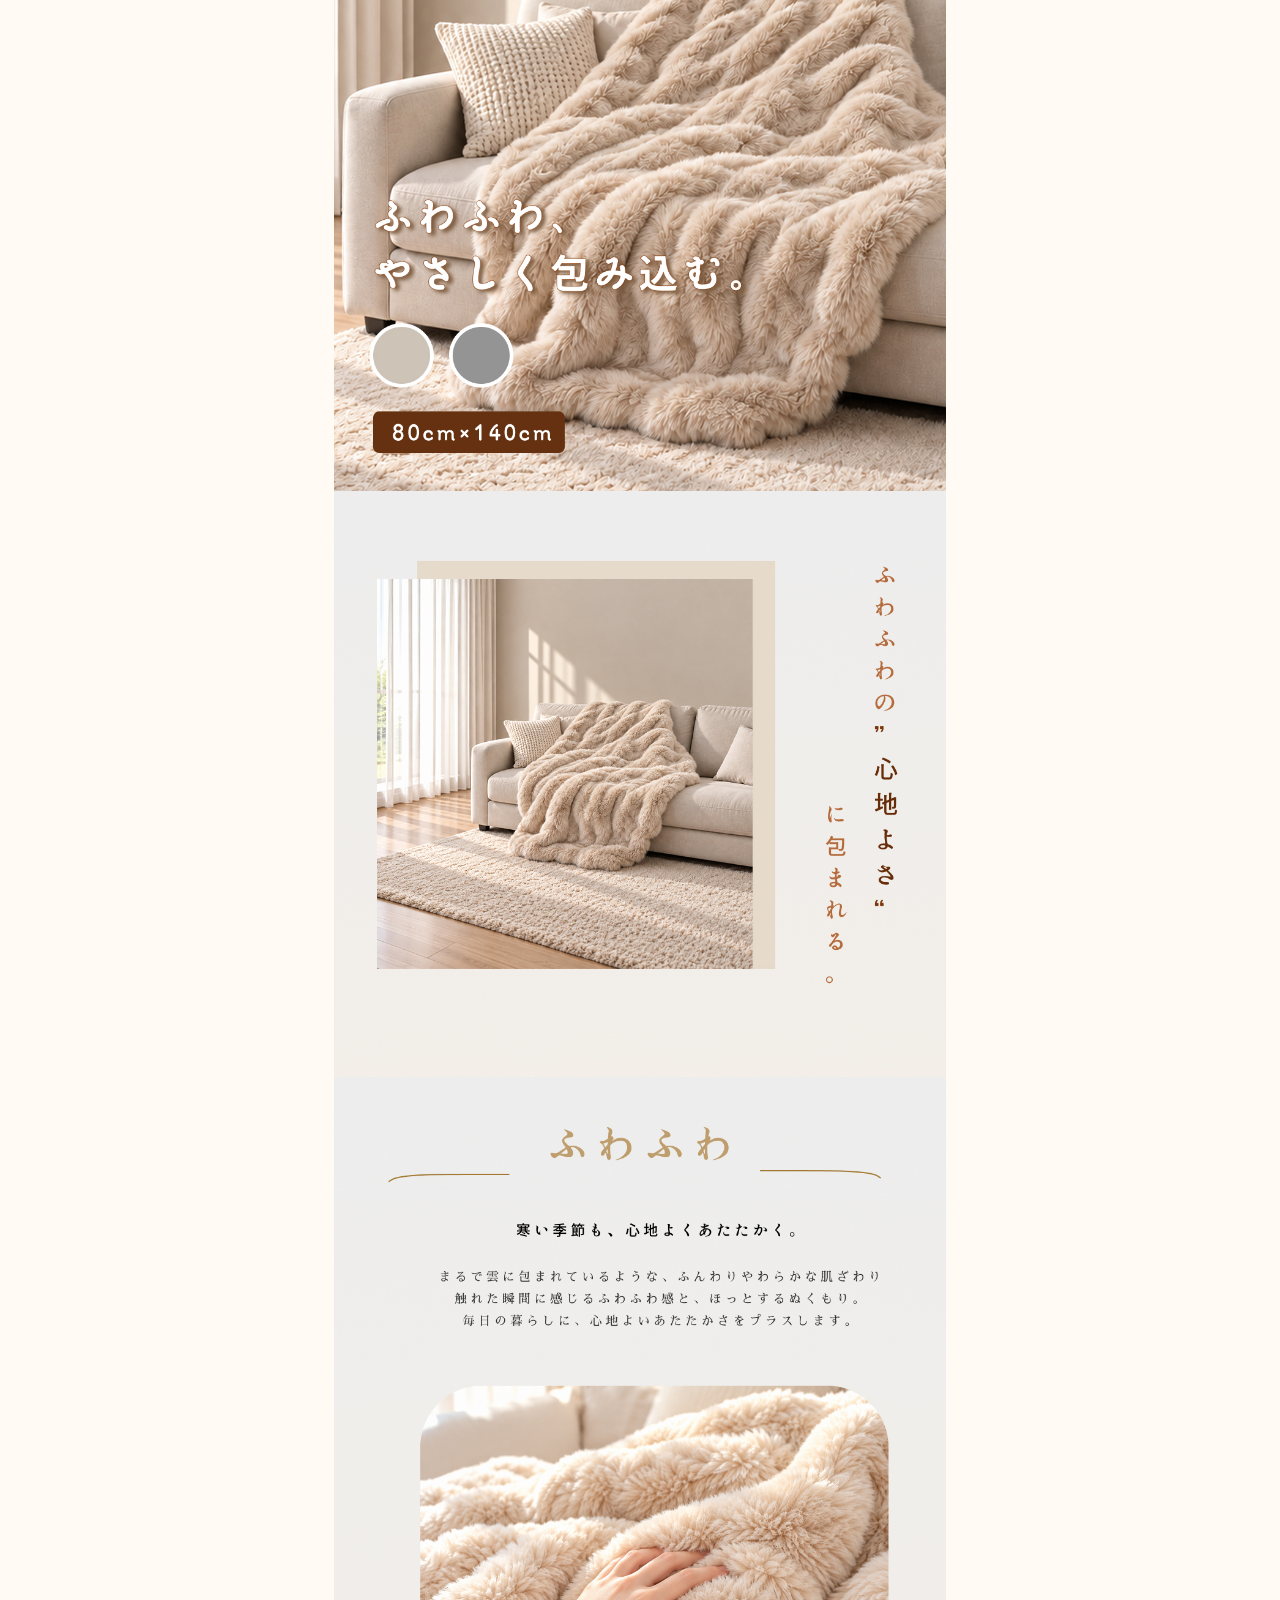
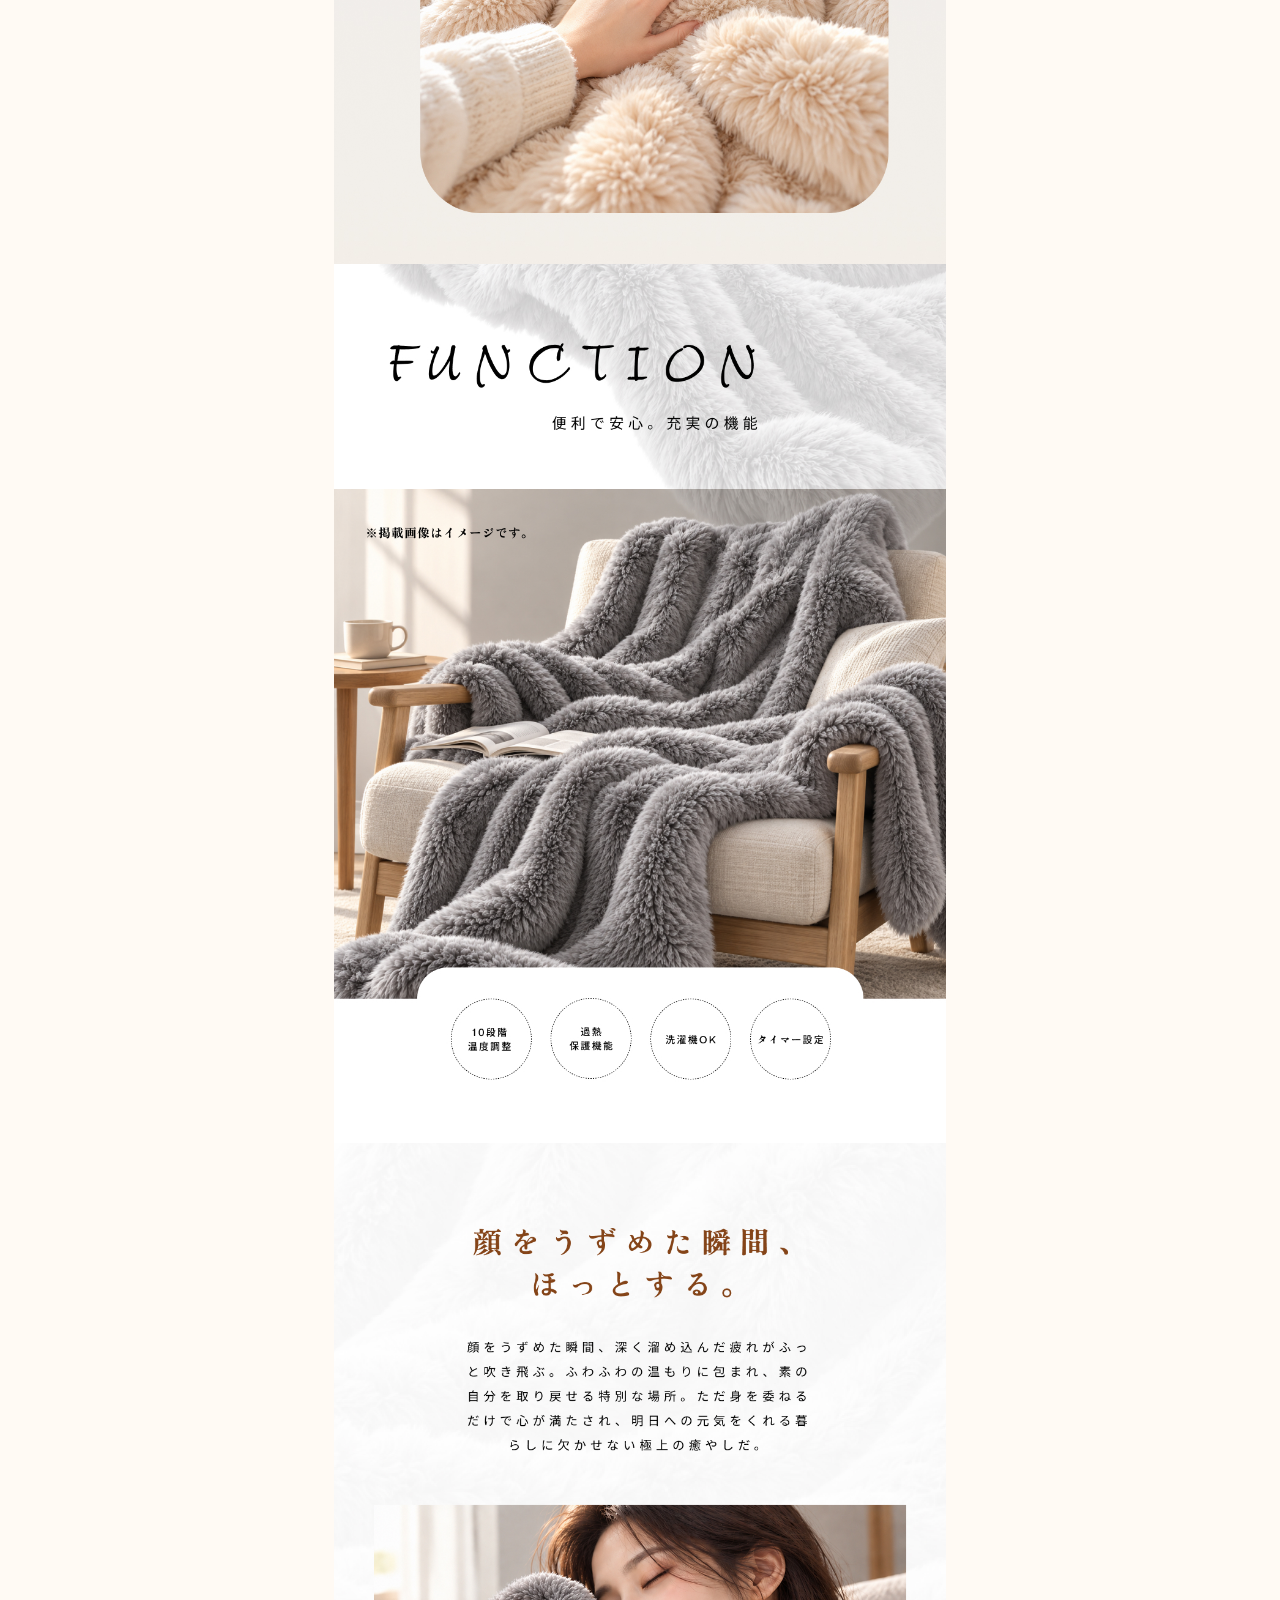
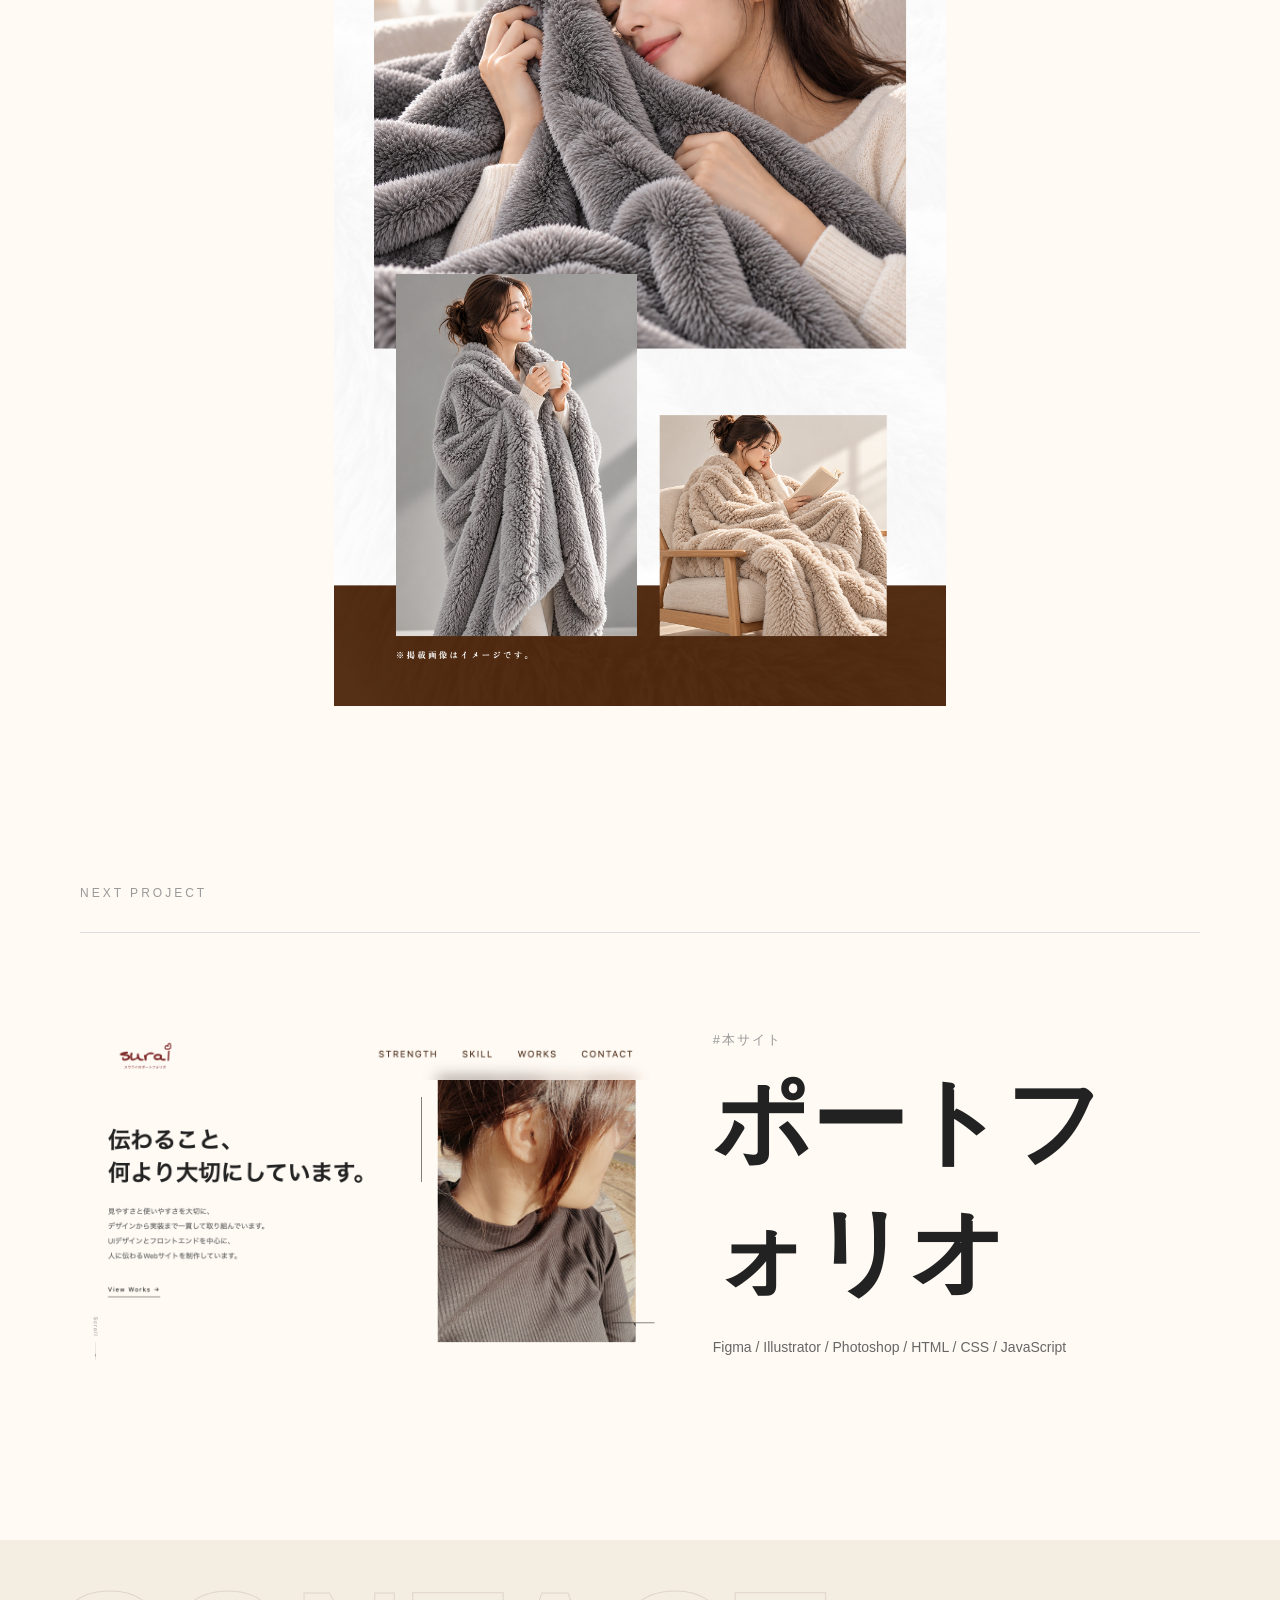
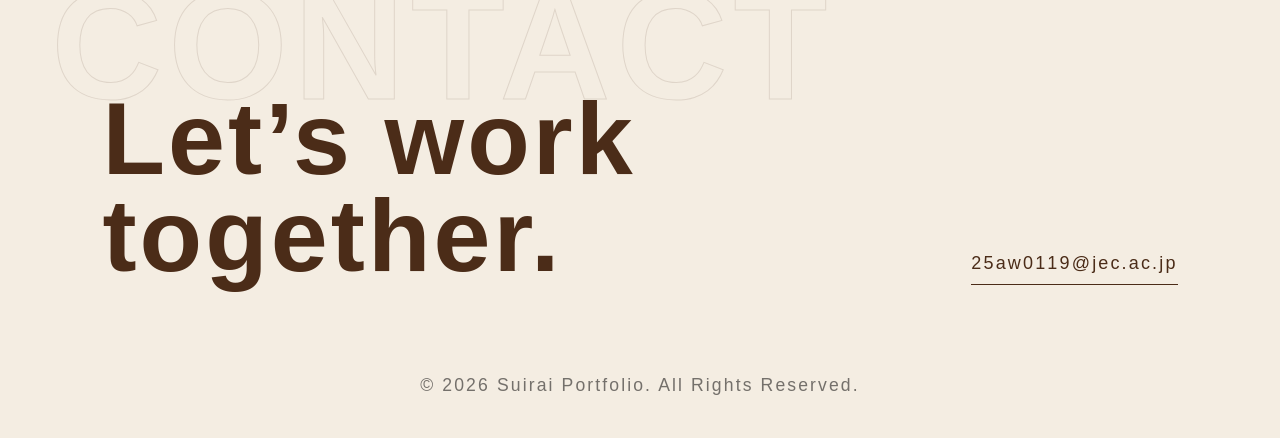
<file: project/mohu/mohu.html>
<!doctype html>
<html lang="en">

<head>
    <meta charset="UTF-8" />
    <meta name="viewport" content="width=device-width, initial-scale=1.0" />
    <title>電気毛布</title>
    <link rel="stylesheet" href="../../css/style.css" />
    <script src="../../js/script.js" defer></script>
</head>

<body>
    <header class="site-header">
        <nav class="nav-container">
            <a href="../../index.html" class="logo">
                <img src="../../img/logo.svg" alt="スウライのポートフォリオ" />
            </a>
            <ul class="nav-inner">
                <li><a href="#strength">Strength</a></li>
                <li><a href="#skill">Skill</a></li>
                <li><a href="#works">Works</a></li>
                <li><a href="mailto:25aw0119@jec.ac.jp">Contact</a></li>
            </ul>
        </nav>
    </header>

    <main>
        <section class="project">
            <section class="project-mainvisual">
                <img src="img/２.jpg" alt="電気毛布" />
            </section>

            <!-- ここに作品概要 -->

            <div class="project-head">
                <h2>作品概要</h2>
            </div>
            <div class="project-info">
                <div class="info-item">
                    <span>目的</span>
                    <p>
                        商品の機能や材質などお客様に知ってもらう。
                    </p>
                </div>

                <div class="info-item">
                    <span>ターゲット</span>
                    <p>ネットでショッピングする人</p>
                </div>

                <div class="info-item">
                    <span>担当</span>
                    <p>企画・UIデザイン</p>
                </div>

                <div class="info-item">
                    <span>制作期間</span>
                    <p>３日間</p>
                </div>

                <div class="info-item">
                    <span>使用ツール</span>
                    <p>Illustrator、figma、photoshop</p>
                </div>
            </div>
        </section>
        <section class="project">
            <div class="project-head">
                <h2>デザイン</h2>
            </div>
            <p class="project-text">
                電気毛布の「ふわふわとした肌触り」と「心地よい温かさ」が伝わるよう、アイボリーやベージュを基調に、柔らかく落ち着いたトーンで全体を統一しました。商品写真は、ソファでくつろぐ様子や手で触れる場面など、実際の使用シーンを想像しやすい構成にしています。
            </p>
            <div class="project-gallery"></div>
        </section>
        <section class="project">
            <div class="project-head">
                <h2>工夫した点</h2>
            </div>

            <p class="project-text">
                写真の余白を広く取り、文字の配置や大きさにメリハリをつけることで、商品の魅力やページのメッセージが伝わりやすくなるよう工夫しました。また、機能紹介では温度調整やタイマーなどの特徴を整理し、ひと目で分かるように配置しました。色違いの写真や安全性に関する情報も掲載し、商品の雰囲気だけでなく、選びやすさや安心感も伝わるデザインを目指しました。
            </p>
        </section>

        <section class="project">
            <div class="project-head">
                <h2>学んだこと</h2>
            </div>

            <p class="project-text">
                今回の制作を通して、デザインは見た目を美しく整えるだけでなく、商品の魅力や特徴をお客様に分かりやすく伝えることが大切だと学びました。商品の使用シーンや機能を丁寧に見せることで、お客様が使うイメージを持ち、安心して商品を選べるページにつながると感じました。
            </p>
        </section>

        <section class="design-section">
            <div class="design-mohu-image">
                <img src="img/１.jpg" alt="キビ">
                <img src="img/２.jpg" alt="バーナ">
                <img src="img/３.jpg" alt="バーナ">
                <img src="img/４.jpg" alt="バーナ">
                <img src="img/５.jpg" alt="バーナ">
            </div>
        </section>
    </main>
    <section class="next-project">
        <p class="next-label">NEXT PROJECT</p>
        <div class="next-work"></div>
    </section>

    <footer class="site-footer">
        <p class="footer-bg">CONTACT</p>
        <div class="footer-inner">
            <h2>Let’s work<br />together.</h2>
            <a href="mailto:25aw0119@jec.ac.jp">25aw0119@jec.ac.jp</a>
        </div>
        <p class="copyright">© 2026 Suirai Portfolio. All Rights Reserved.</p>
    </footer>
</body>

</html>
</file>
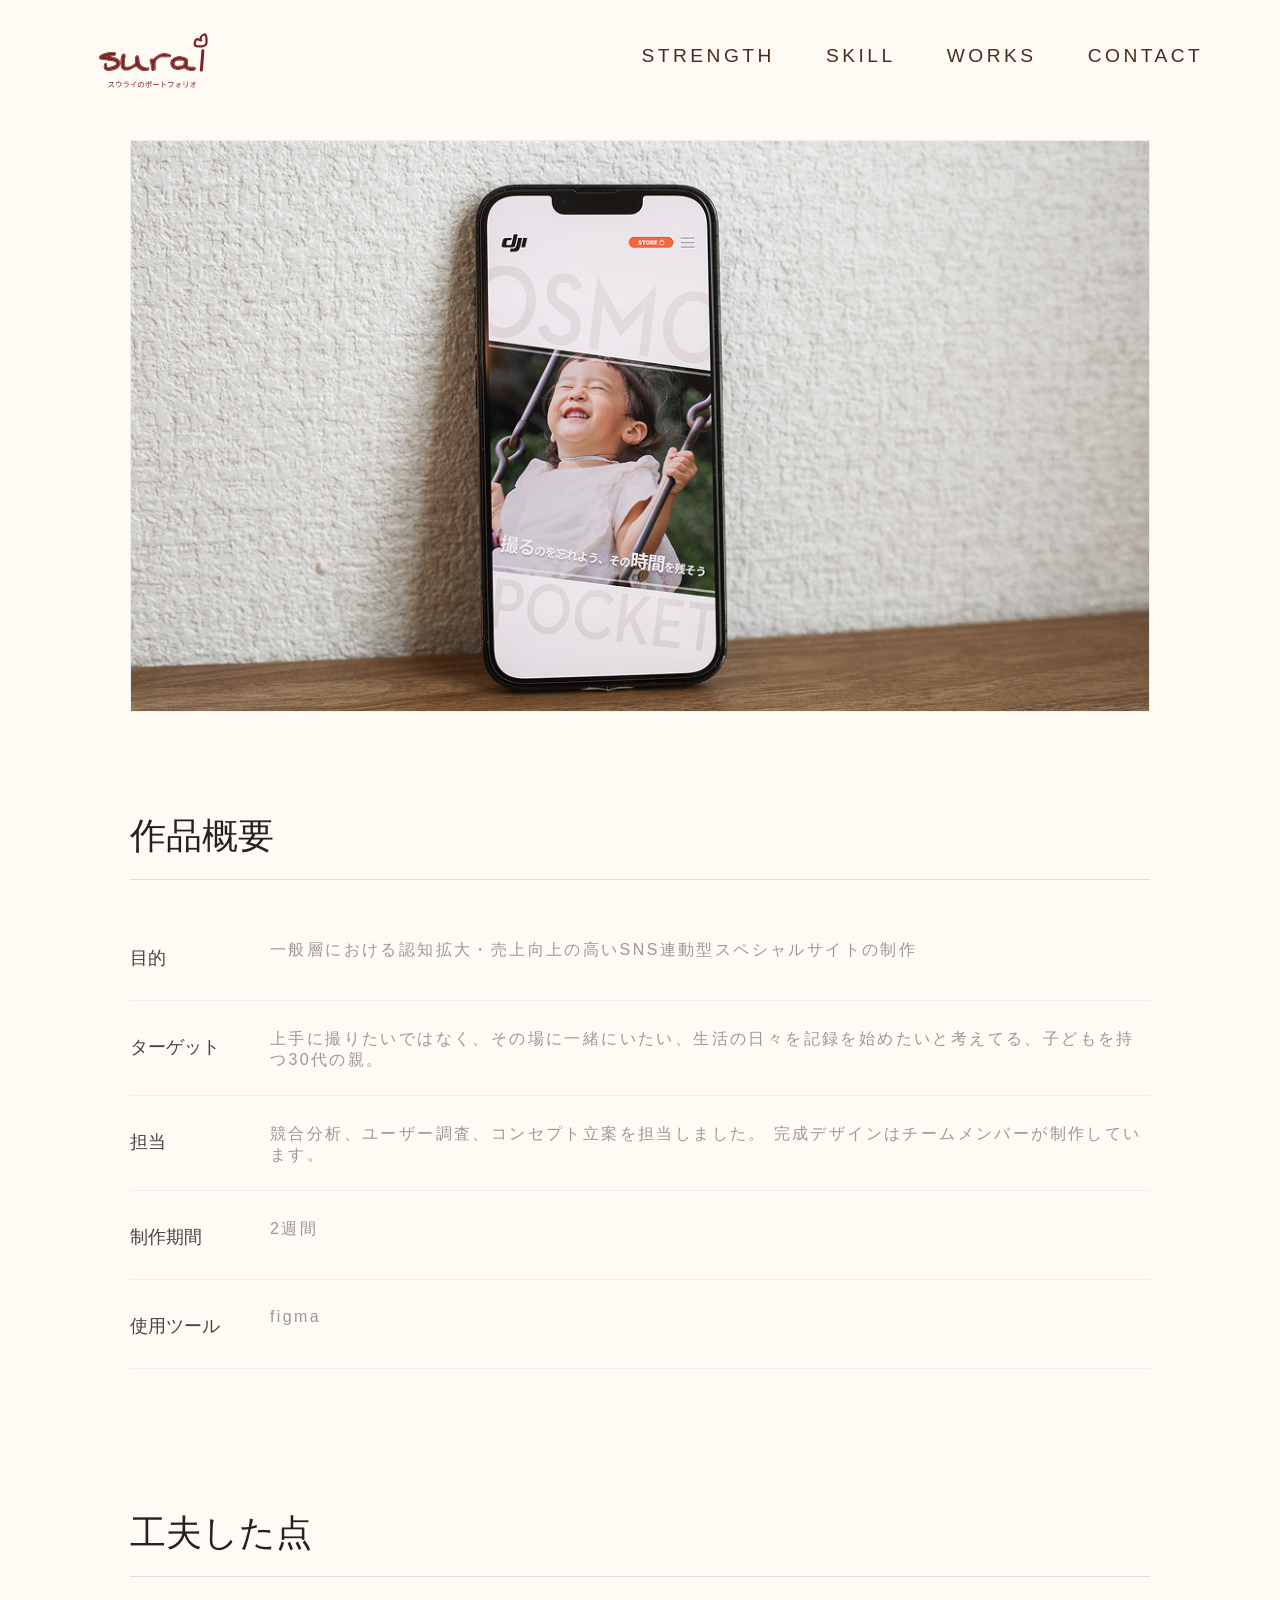
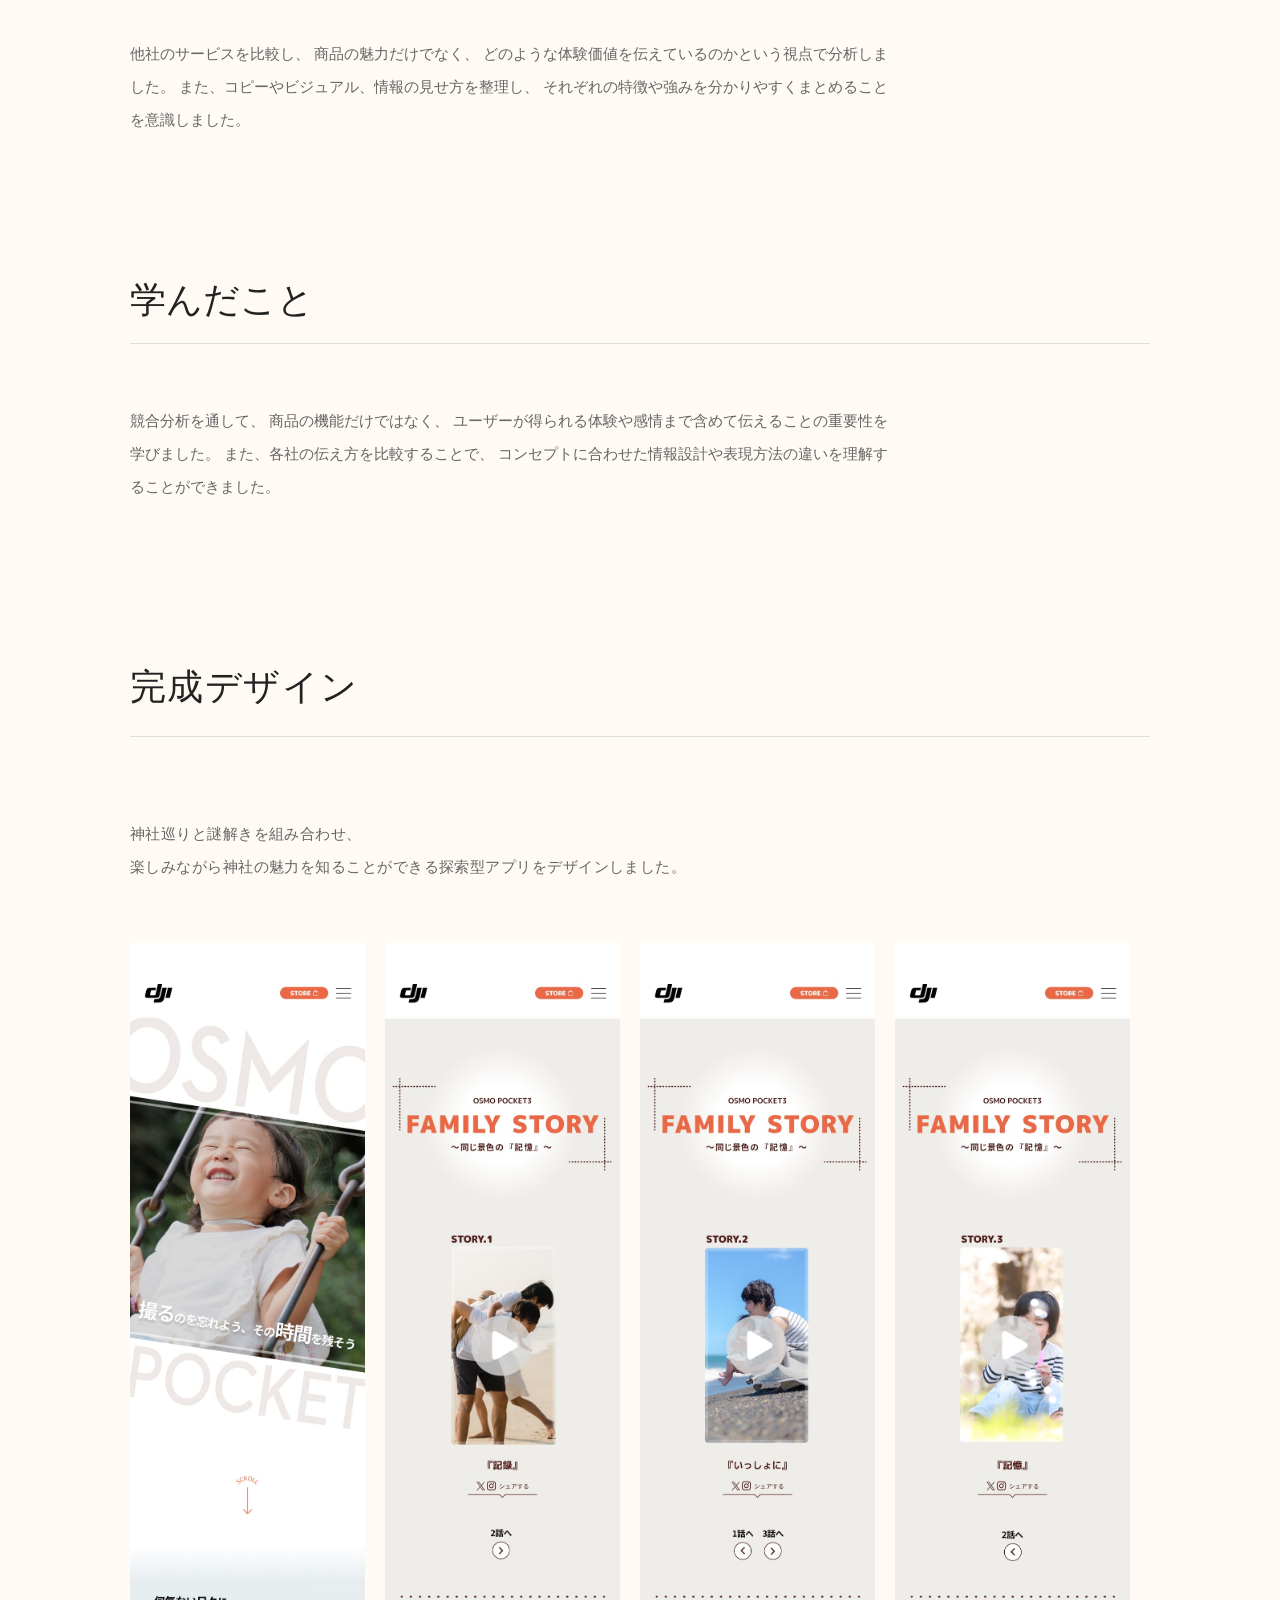
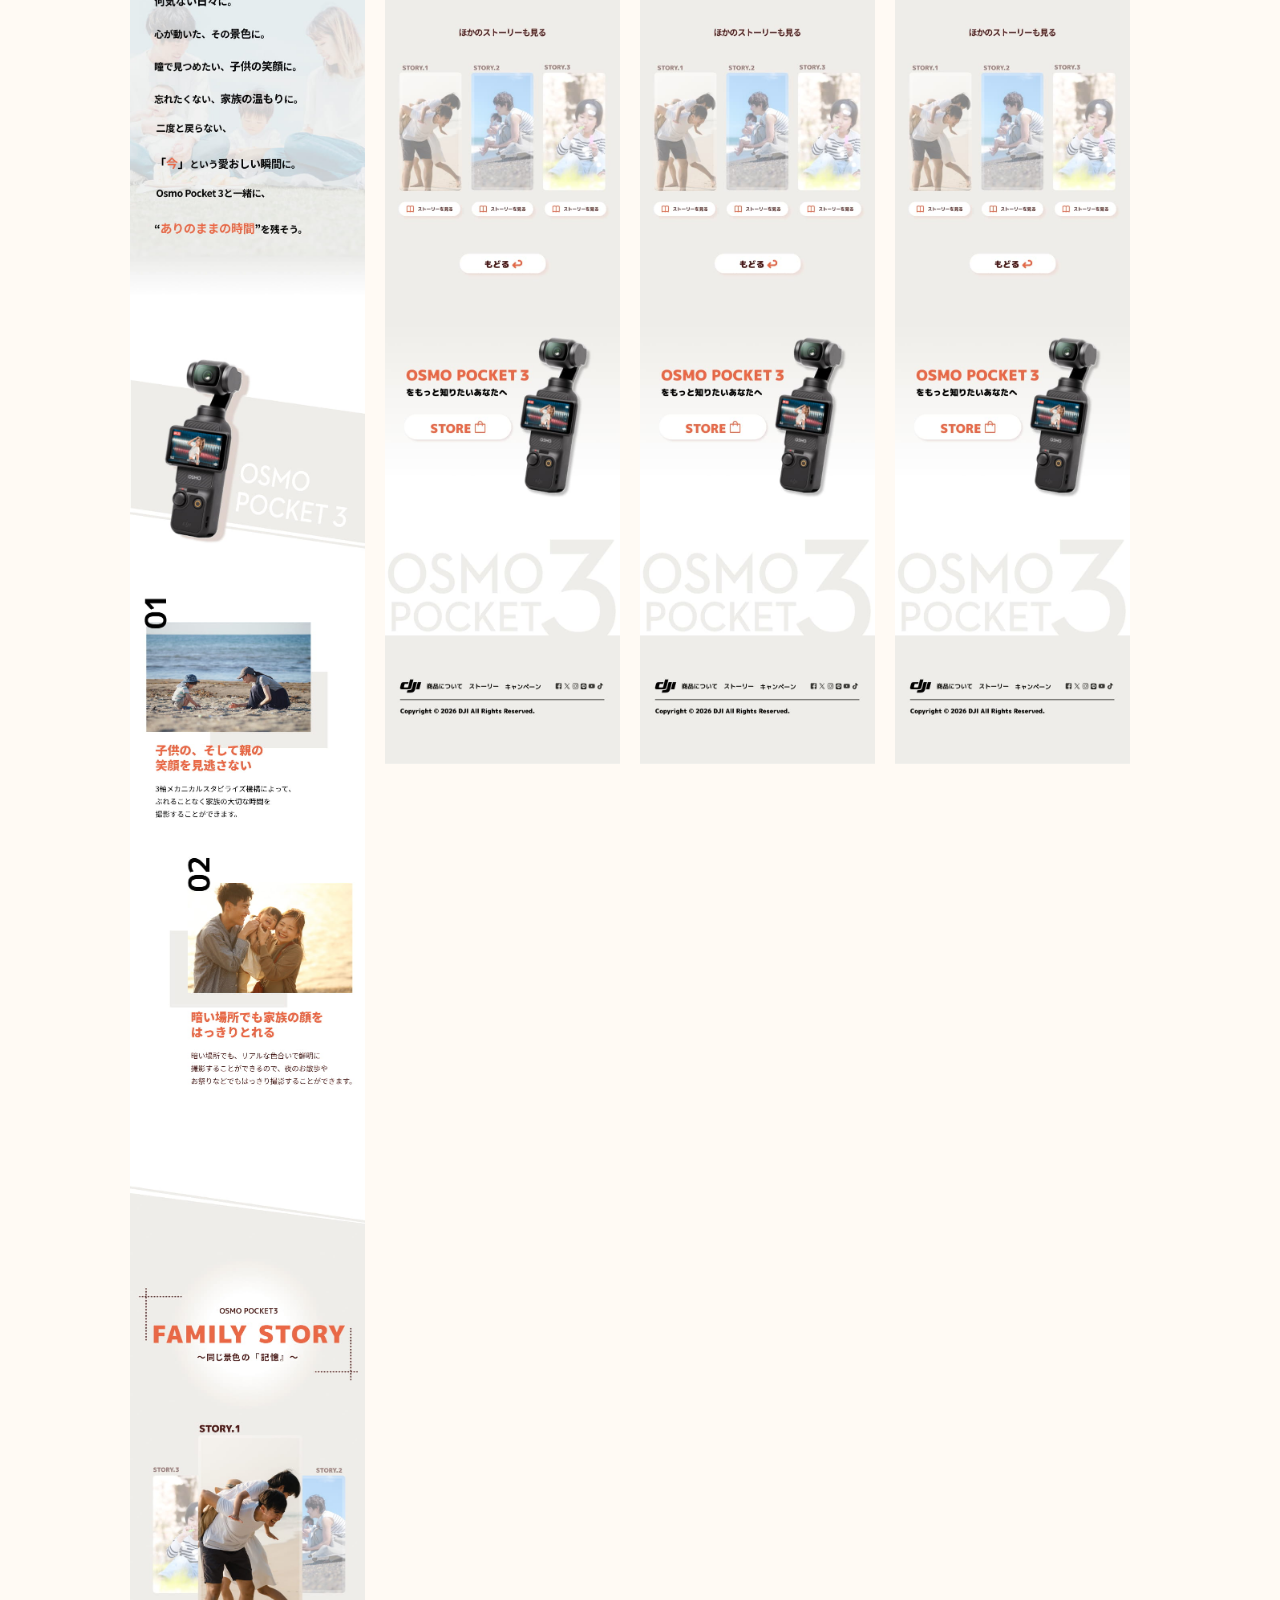
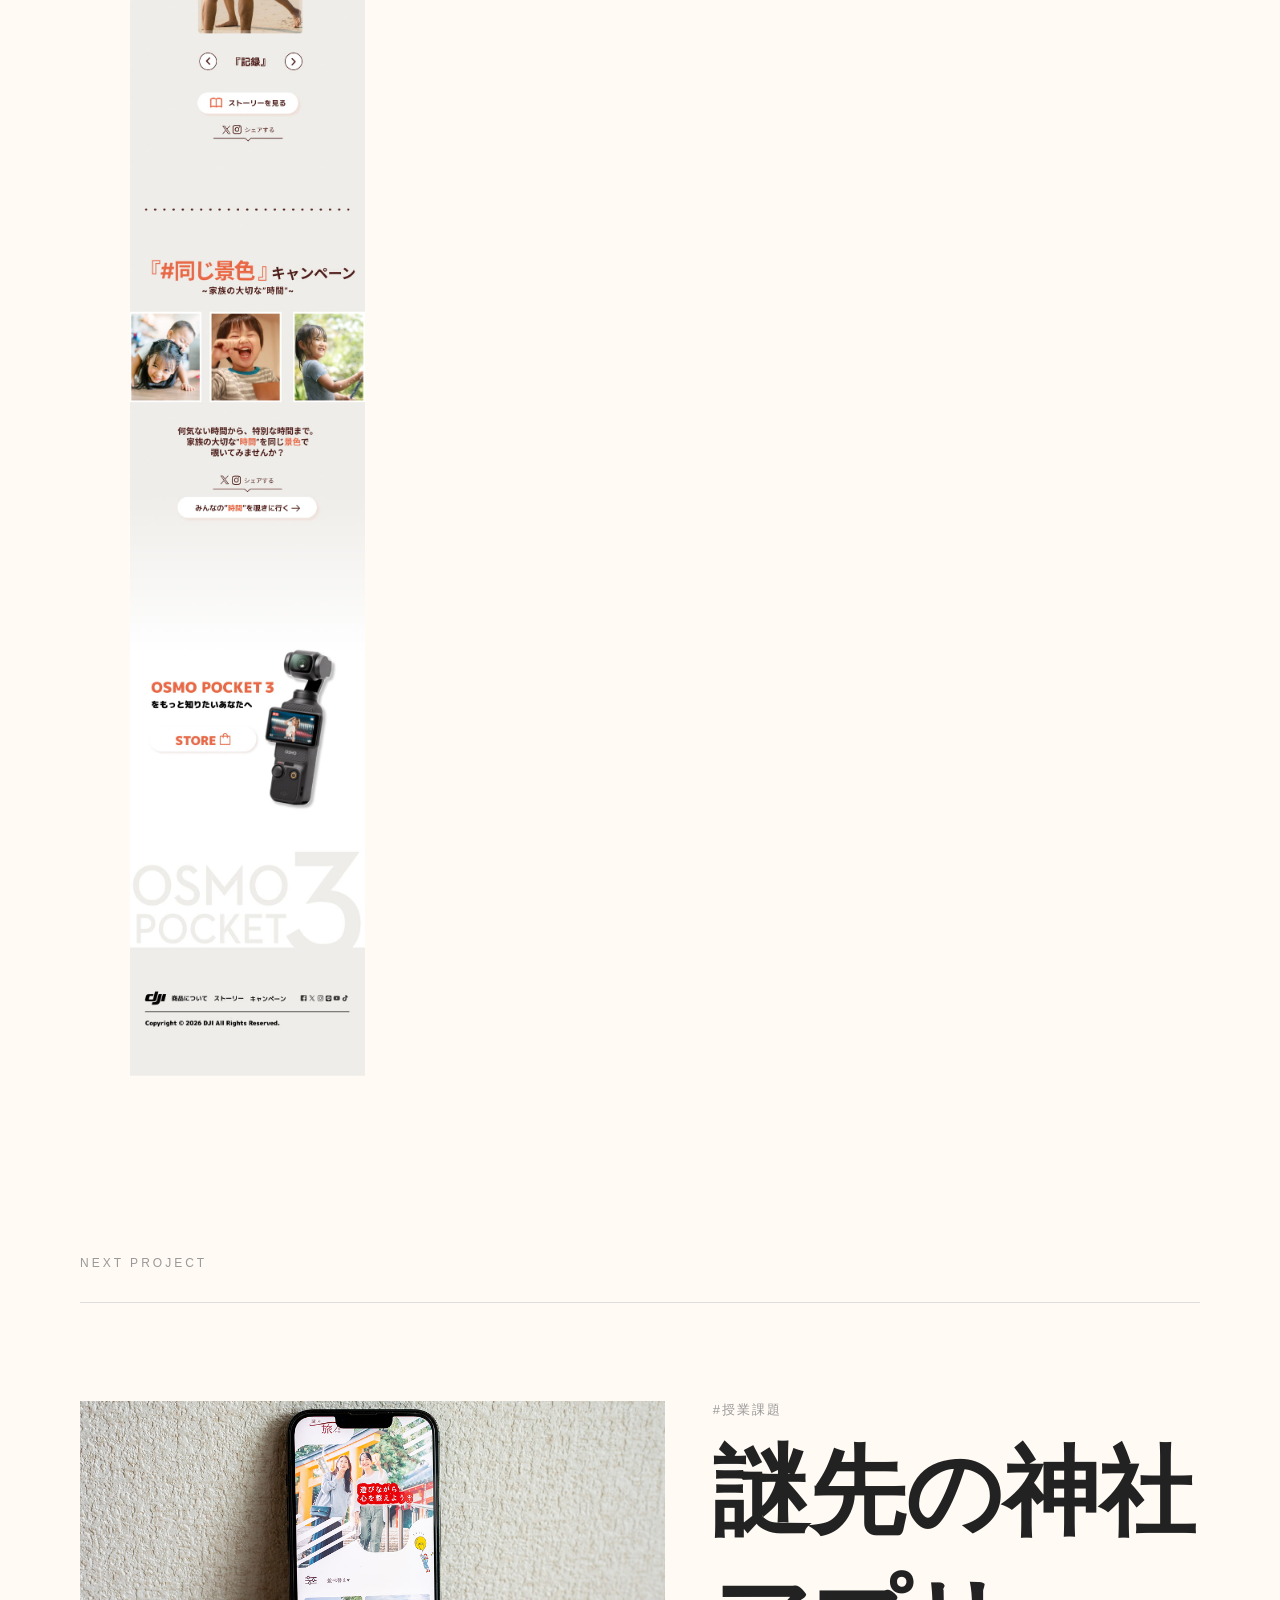
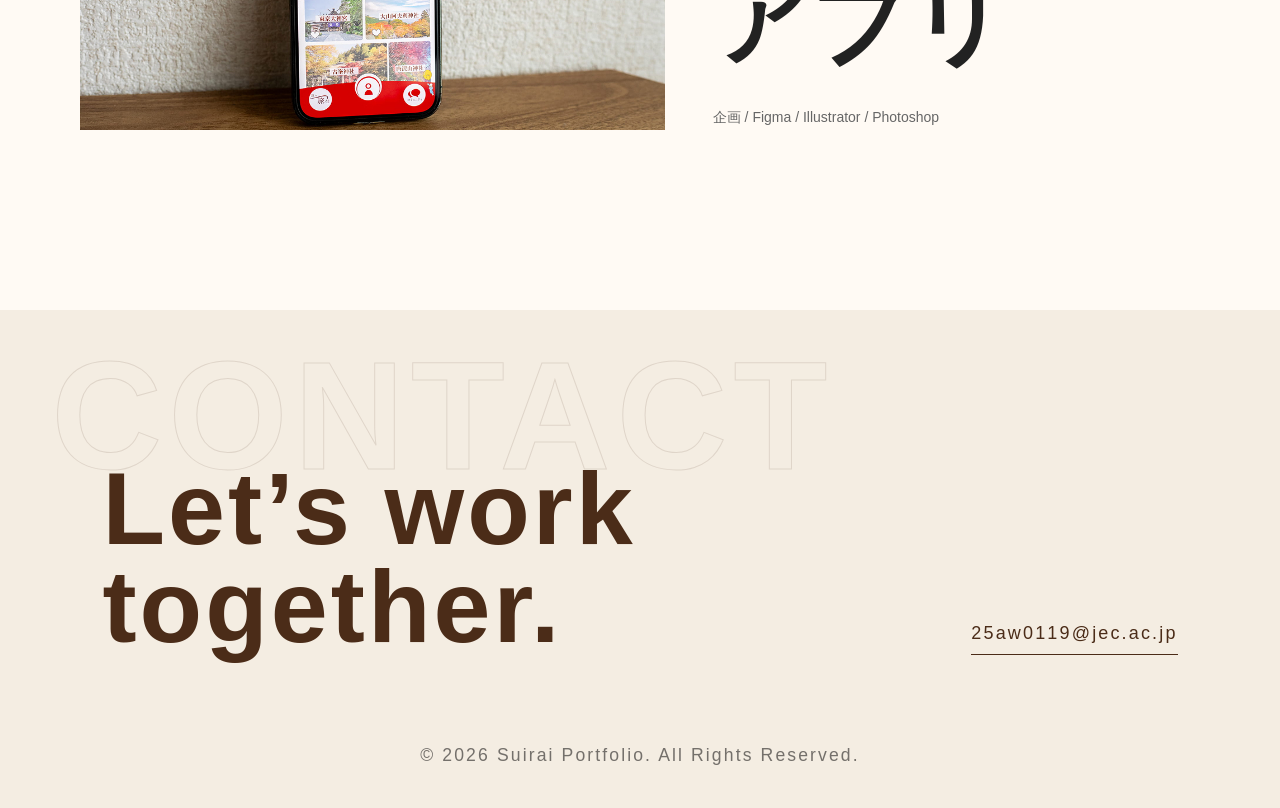
<file: project/pocket/pocket.html>
<!doctype html>
<html lang="en">
  <head>
    <meta charset="UTF-8" />
    <meta name="viewport" content="width=device-width, initial-scale=1.0" />
    <title>pocketページ</title>
    <link rel="stylesheet" href="../../css/style.css" />
    <script src="../../js/script.js" defer></script>
  </head>
  <body class="jinjya">
    <header class="site-header">
      <nav class="nav-container">
        <a href="../../index.html" class="logo">
          <img src="../../img/logo.svg" alt="スウライのポートフォリオ" />
        </a>
        <ul class="nav-inner">
          <li><a href="#strength">Strength</a></li>
          <li><a href="#skill">Skill</a></li>
          <li><a href="#works">Works</a></li>
          <li><a href="mailto:25aw0119@jec.ac.jp">Contact</a></li>
        </ul>
      </nav>
    </header>

    <main>
      <section class="project">
        <section class="project-mainvisual">
          <img src="../../img/pocket.jpg" alt="pocket" />
        </section>

        <!-- ここに作品概要 -->

        <div class="project-head">
          <h2>作品概要</h2>
        </div>
        <div class="project-info">
          <div class="info-item">
            <span>目的</span>
            <p>一般層における認知拡大・売上向上の高いSNS連動型スペシャルサイトの制作</p>
          </div>

          <div class="info-item">
            <span>ターゲット</span>
            <p>上手に撮りたいではなく、その場に一緒にいたい、生活の日々を記録を始めたいと考えてる、子どもを持つ30代の親。​​</p>
          </div>

          <div class="info-item">
            <span>担当</span>
            <p>競合分析、ユーザー調査、コンセプト立案を担当しました。
              完成デザインはチームメンバーが制作しています。</p>
          </div>

          <div class="info-item">
            <span>制作期間</span>
            <p>2週間</p>
          </div>

          <div class="info-item">
            <span>使用ツール</span>
            <p>figma</p>
          </div>
        </div>
      </section>
     
      <section class="project">
        <div class="project-head">
          <h2>工夫した点</h2>
        </div>

        <p class="project-text">
          他社のサービスを比較し、
          商品の魅力だけでなく、
          どのような体験価値を伝えているのかという視点で分析しました。
          また、コピーやビジュアル、情報の見せ方を整理し、
          それぞれの特徴や強みを分かりやすくまとめることを意識しました。
        </p>
      </section>

      <section class="project">
        <div class="project-head">
          <h2>学んだこと</h2>
        </div>

        <p class="project-text">
          競合分析を通して、
          商品の機能だけではなく、
          ユーザーが得られる体験や感情まで含めて伝えることの重要性を学びました。
          また、各社の伝え方を比較することで、
          コンセプトに合わせた情報設計や表現方法の違いを理解することができました。
        </p>
      </section>

      <section class="design-section">
        <div class="section-title">
          <h2>完成デザイン</h2>
        </div>

        <div class="design-text">
          <p>
            神社巡りと謎解きを組み合わせ、<br>
            楽しみながら神社の魅力を知ることができる探索型アプリをデザインしました。
          </p>
        </div>

        <div class="pocket-design-image">
          <img src="img/pocket1.jpg" alt="ポートフォリオ完成デザイン" />
        <img src="img/pocket2.jpg" alt="ポートフォリオ完成デザイン" />
      <img src="img/pocket3.jpg" alt="ポートフォリオ完成デザイン" />
      <img src="img/pocket4.jpg" alt="ポートフォリオ完成デザイン" />
        </div>
      </section>
    </main>

    <section class="next-project">
      <p class="next-label">NEXT PROJECT</p>
      <div class="next-work"></div>
    </section>

    <footer class="site-footer">
      <p class="footer-bg">CONTACT</p>
      <div class="footer-inner">
        <h2>Let’s work<br />together.</h2>
        <a href="mailto:25aw0119@jec.ac.jp">25aw0119@jec.ac.jp</a>
      </div>
      <p class="copyright">© 2026 Suirai Portfolio. All Rights Reserved.</p>
    </footer>
  </body>
</html>
</file>
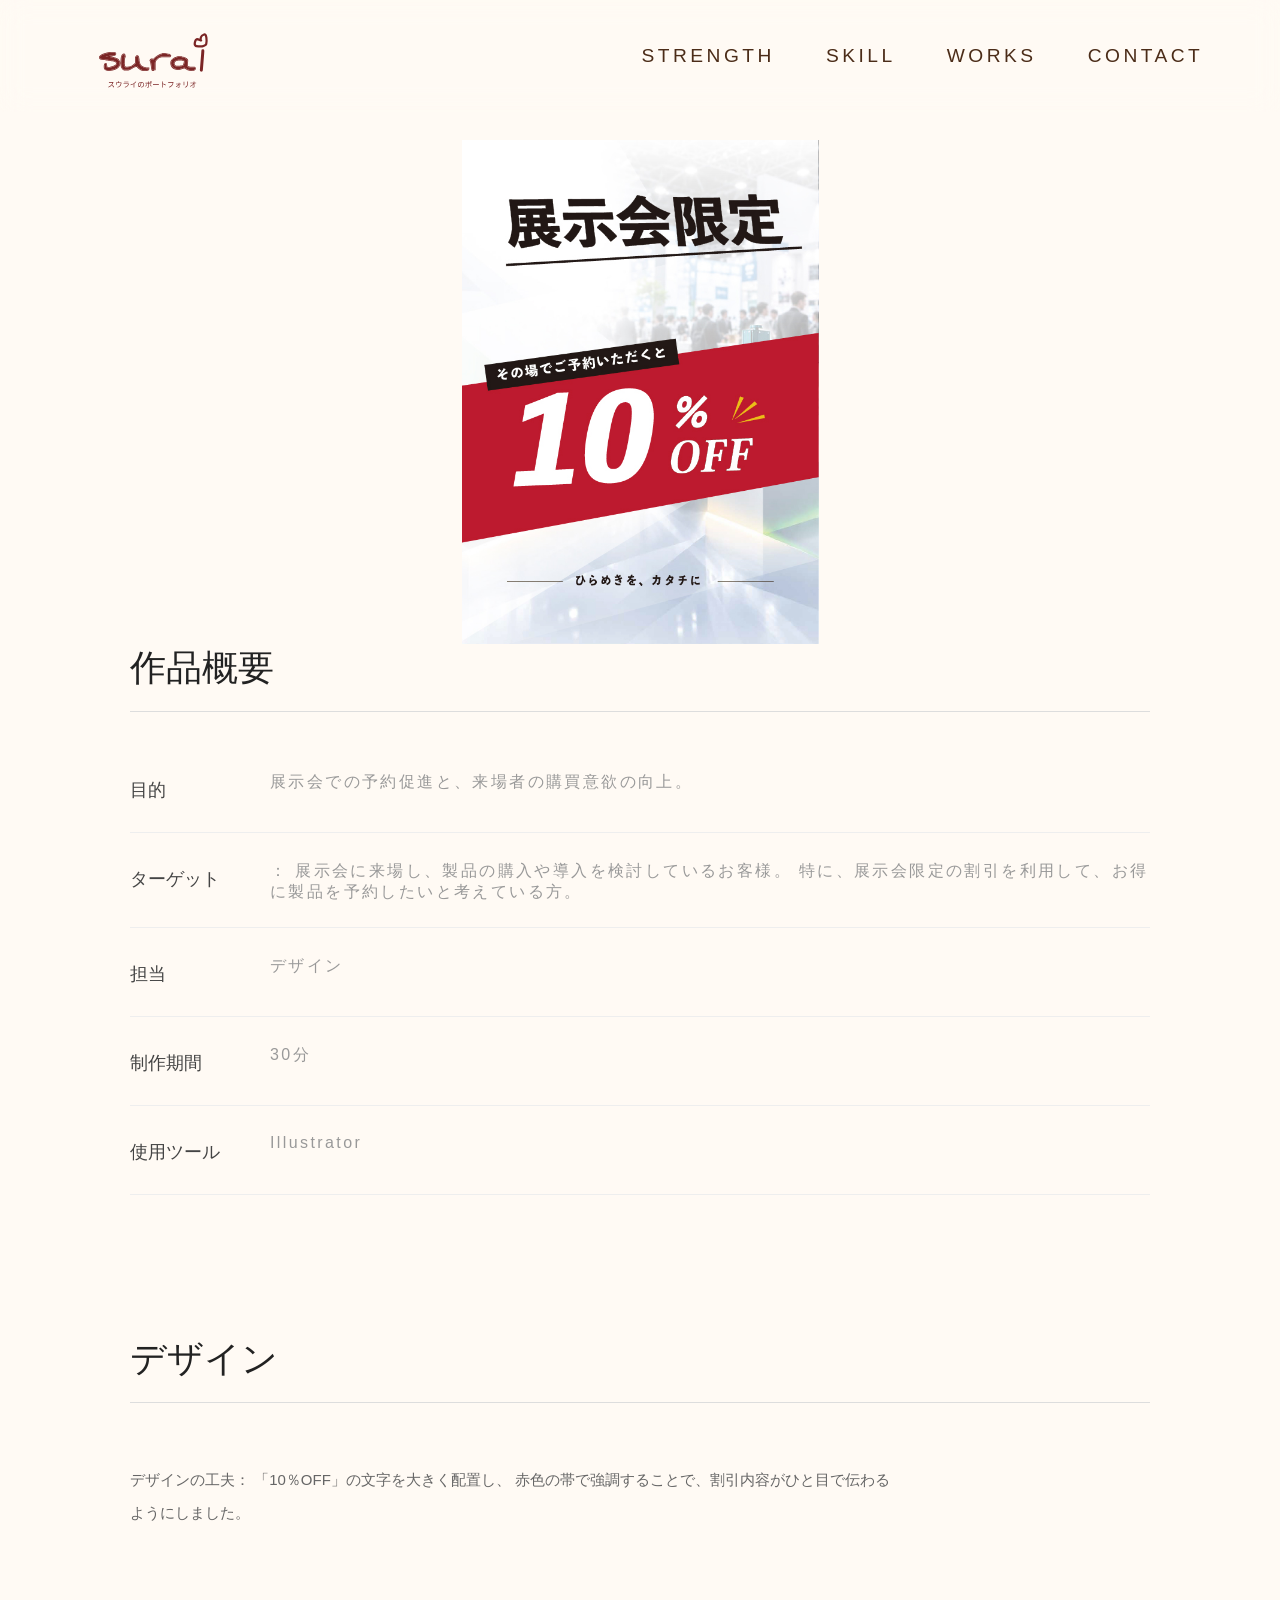
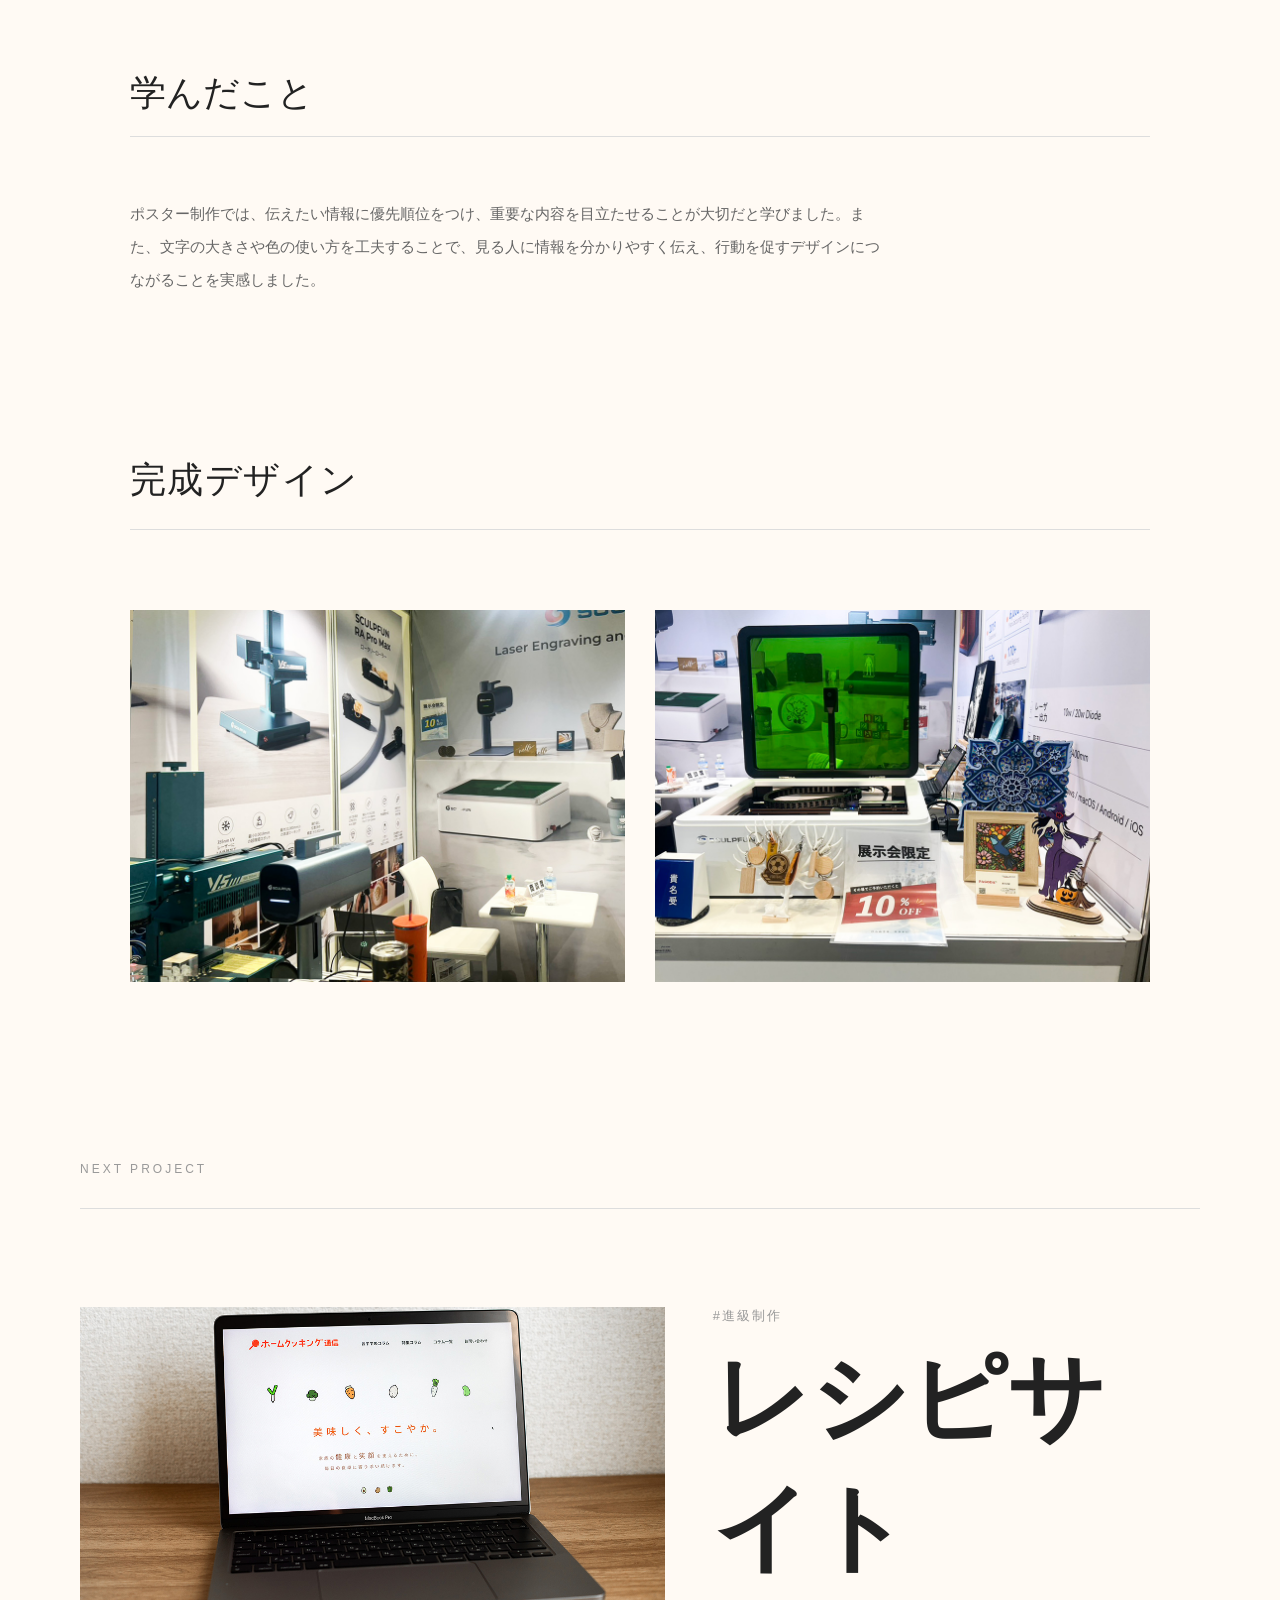
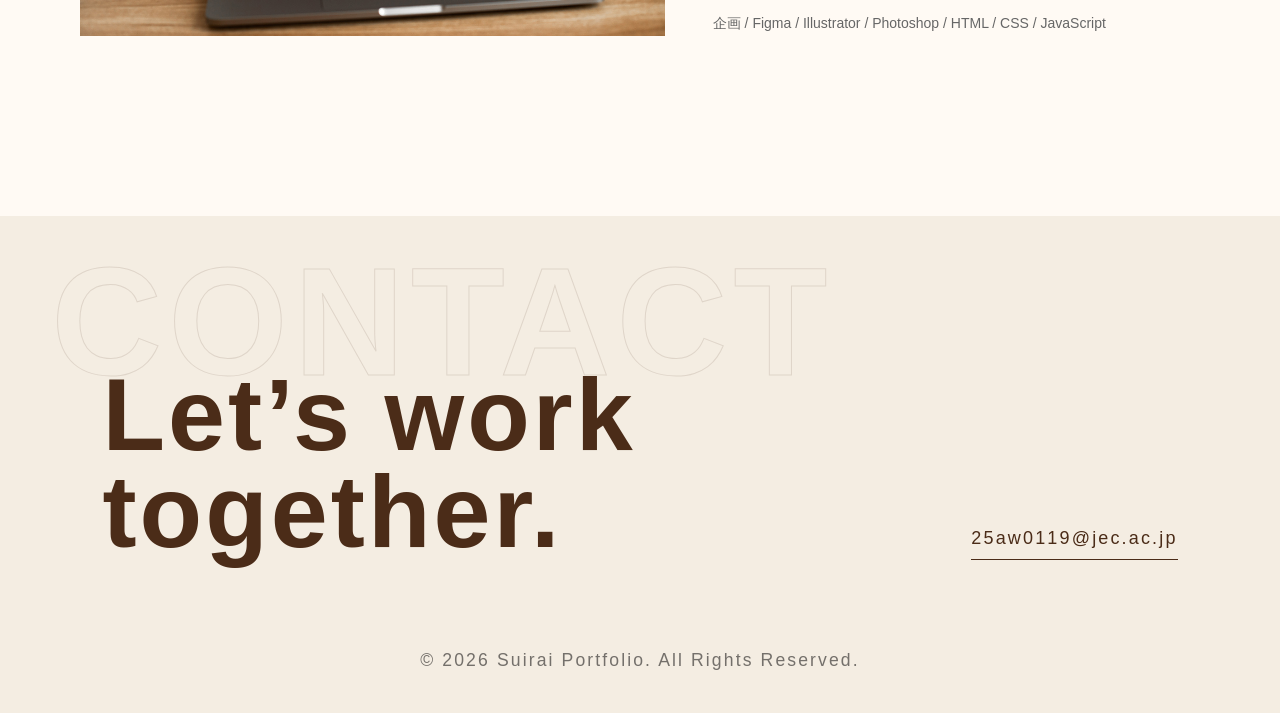
<file: project/post/post.html>
<!doctype html>
<html lang="en">
  <head>
    <meta charset="UTF-8" />
    <meta name="viewport" content="width=device-width, initial-scale=1.0" />
    <title>展示会限定キャンペーンポスターページ</title>
    <link rel="stylesheet" href="../../css/style.css" />
    <script src="../../js/script.js" defer></script>
  </head>
  <body>
    <header class="site-header">
      <nav class="nav-container">
        <a href="../../index.html" class="logo">
          <img src="../../img/logo.svg" alt="スウライのポートフォリオ" />
        </a>
        <ul class="nav-inner">
          <li><a href="#strength">Strength</a></li>
          <li><a href="#skill">Skill</a></li>
          <li><a href="#works">Works</a></li>
          <li><a href="mailto:25aw0119@jec.ac.jp">Contact</a></li>
        </ul>
      </nav>
    </header>

    <main>
      <section class="project">
        <section class="project-mainvisual-post">
     <img src="img/aka.jpg" alt="">
        </section>

        <!-- ここに作品概要 -->

        <div class="project-head">
          <h2>作品概要</h2>
        </div>
        <div class="project-info">
          <div class="info-item">
            <span>目的</span>
            <p>
              展示会での予約促進と、来場者の購買意欲の向上。
            </p>
          </div>

          <div class="info-item">
            <span>ターゲット</span>
            <p>： 展示会に来場し、製品の購入や導入を検討しているお客様。
                特に、展示会限定の割引を利用して、お得に製品を予約したいと考えている方。</p>
          </div>

          <div class="info-item">
            <span>担当</span>
            <p>デザイン</p>
          </div>

          <div class="info-item">
            <span>制作期間</span>
            <p>30分</p>
          </div>

          <div class="info-item">
            <span>使用ツール</span>
            <p> Illustrator </p>
          </div>
        </div>
      </section>
      <section class="project">
        <div class="project-head">
          <h2>デザイン</h2>
        </div>
        <p class="project-text">
         デザインの工夫： 「10％OFF」の文字を大きく配置し、
         赤色の帯で強調することで、割引内容がひと目で伝わるようにしました。
        </p>
        <div class="project-gallery"></div>
      </section>
      

      <section class="project">
        <div class="project-head">
          <h2>学んだこと</h2>
        </div>

        <p class="project-text">
          ポスター制作では、伝えたい情報に優先順位をつけ、重要な内容を目立たせることが大切だと学びました。また、文字の大きさや色の使い方を工夫することで、見る人に情報を分かりやすく伝え、行動を促すデザインにつながることを実感しました。
        </p>
      </section>

      <section class="design-section">
        <div class="section-title">
          <h2>完成デザイン</h2>
        </div>

        <div class="design-post-image">
          <img src="img/1.jpg" alt="">
          <img src="img/2.jpg" alt="">
        </div>
      </section>
    </main>
    <section class="next-project">
      <p class="next-label">NEXT PROJECT</p>
      <div class="next-work"></div>
    </section>

    <footer class="site-footer">
      <p class="footer-bg">CONTACT</p>
      <div class="footer-inner">
        <h2>Let’s work<br />together.</h2>
        <a href="mailto:25aw0119@jec.ac.jp">25aw0119@jec.ac.jp</a>
      </div>
      <p class="copyright">© 2026 Suirai Portfolio. All Rights Reserved.</p>
    </footer>
  </body>
</html>
</file>
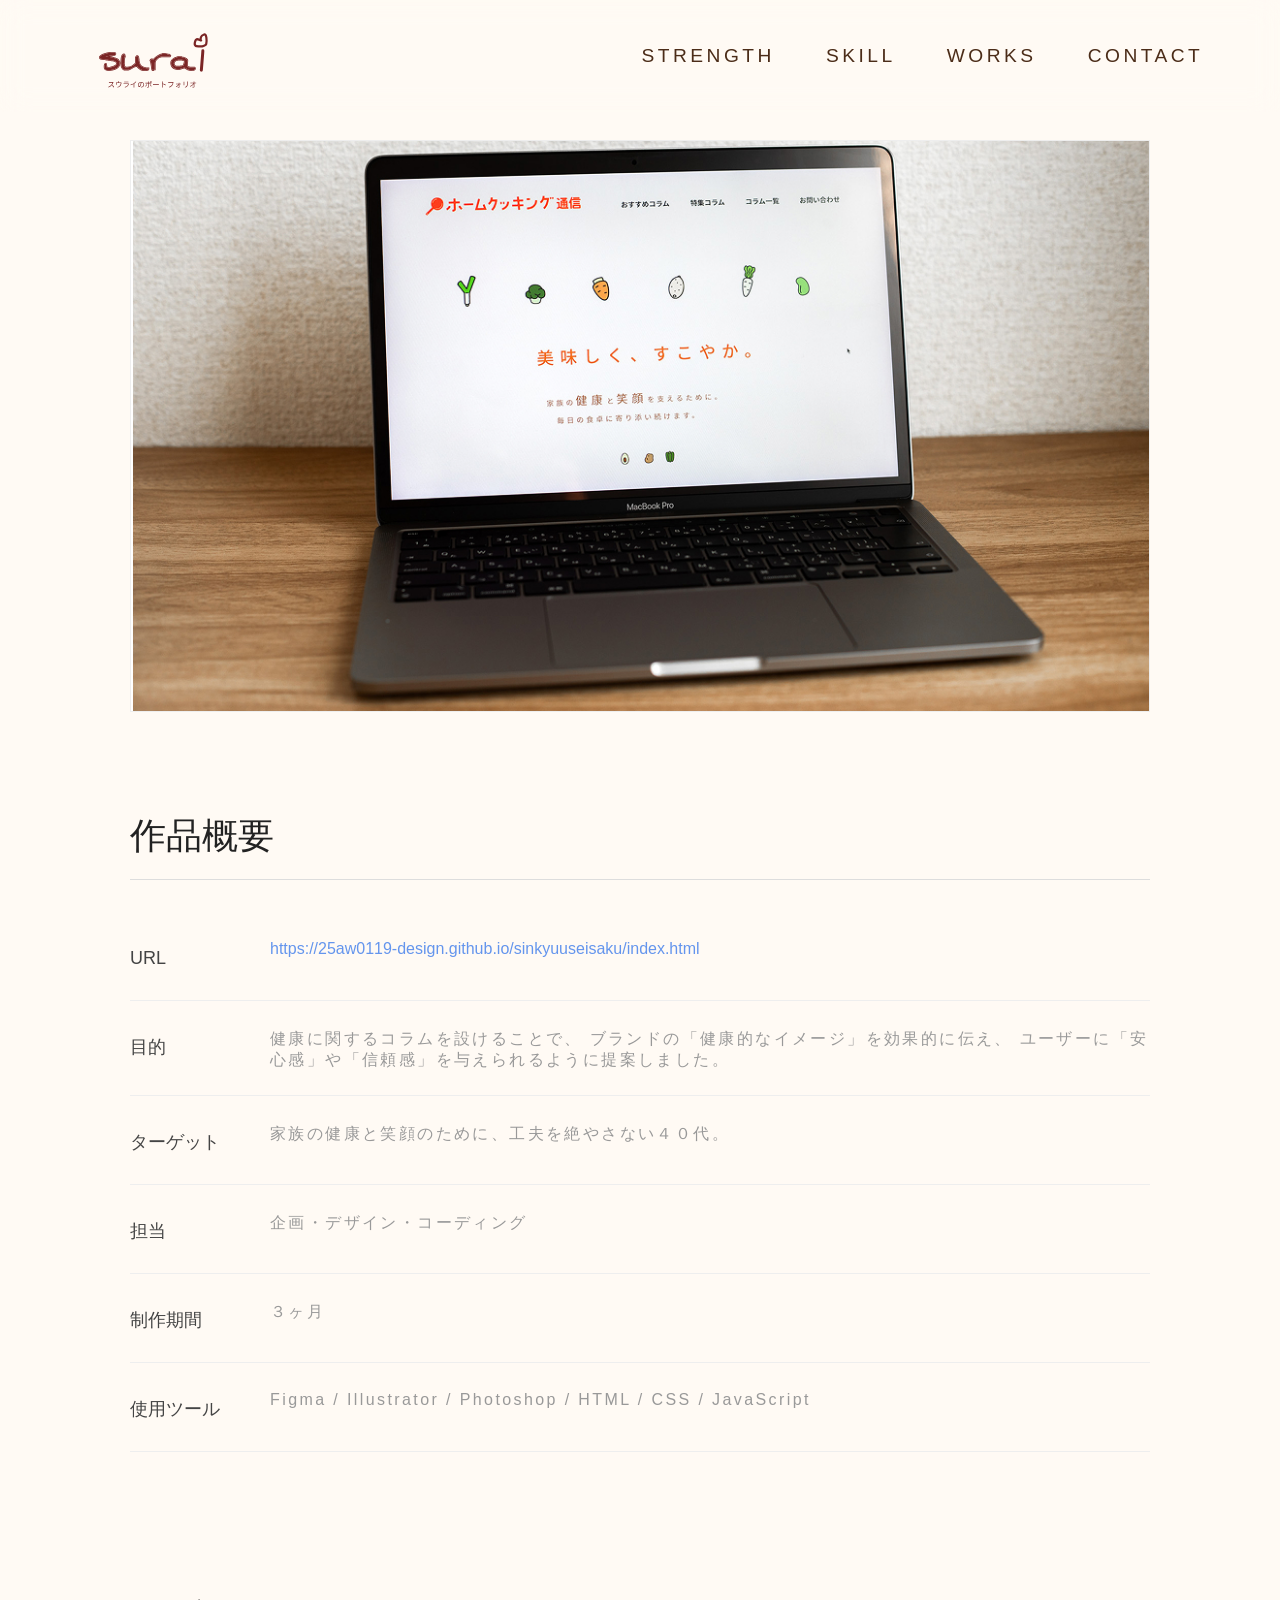
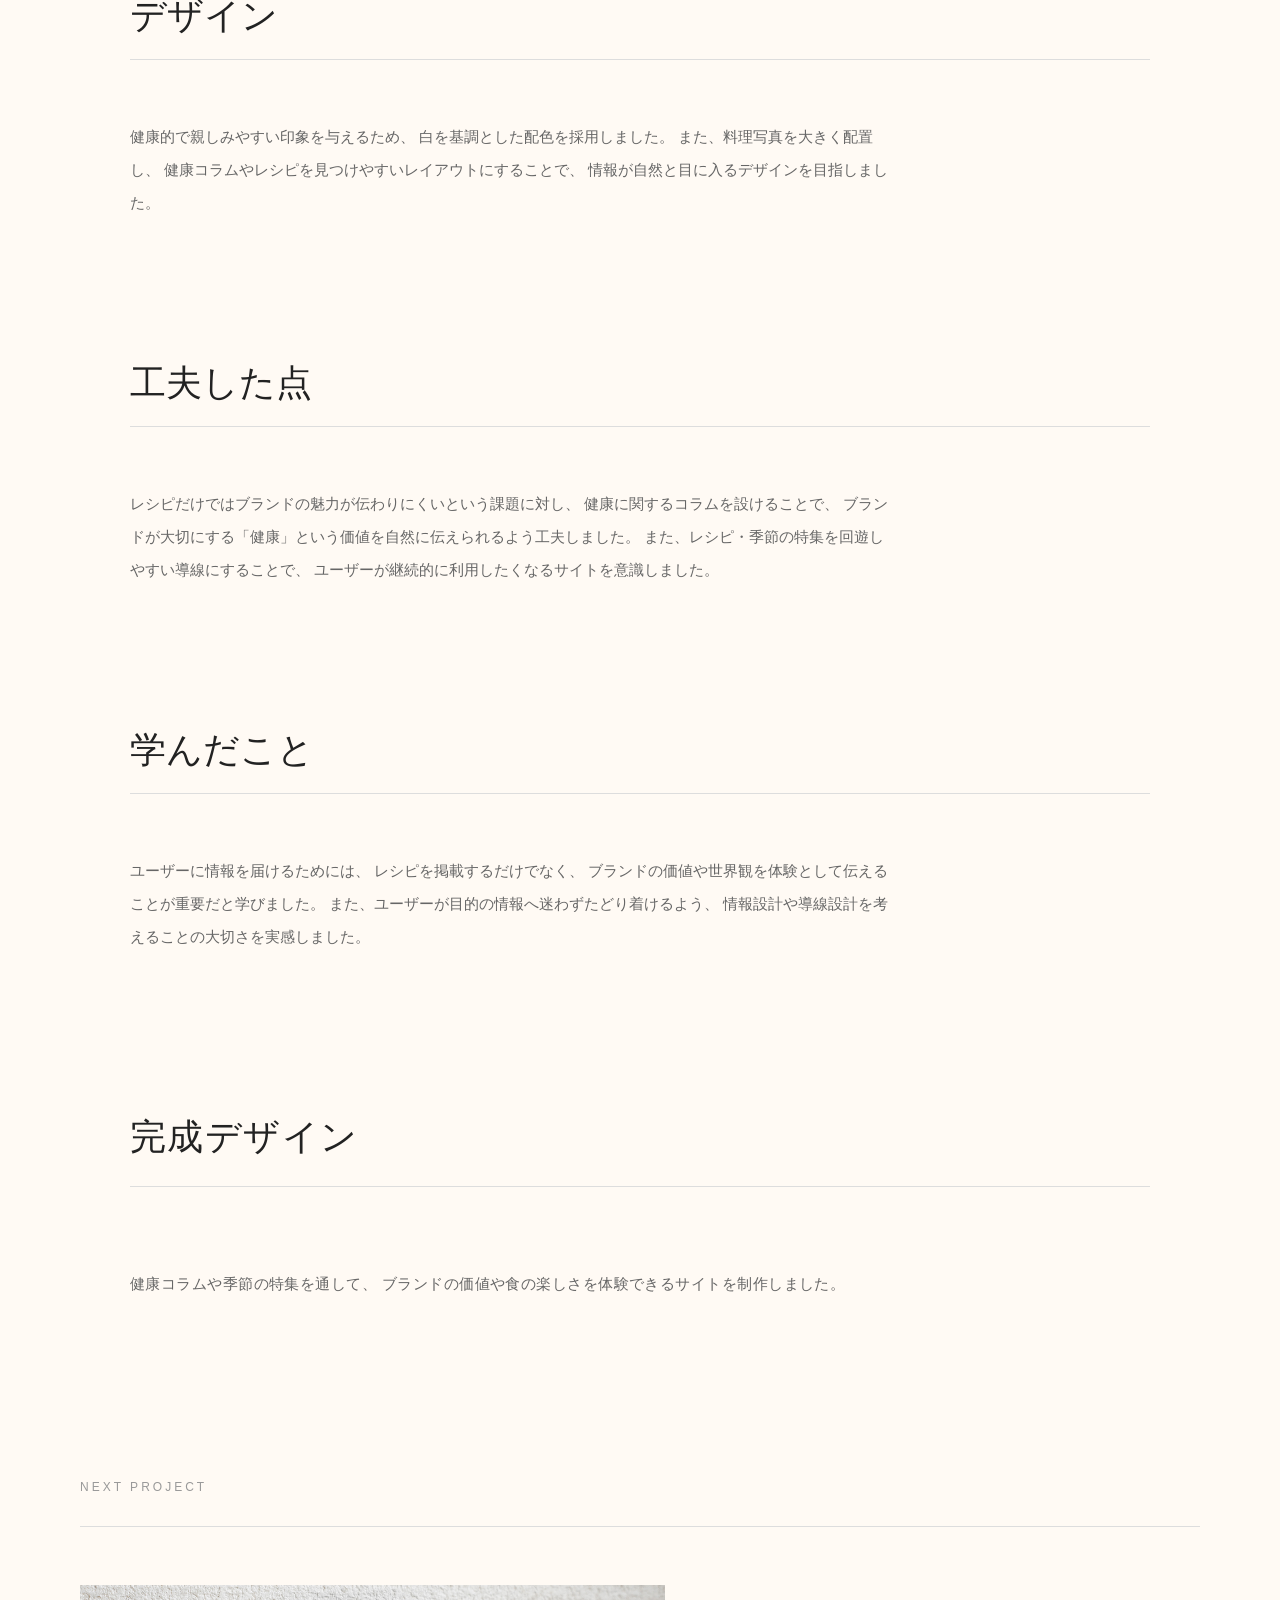
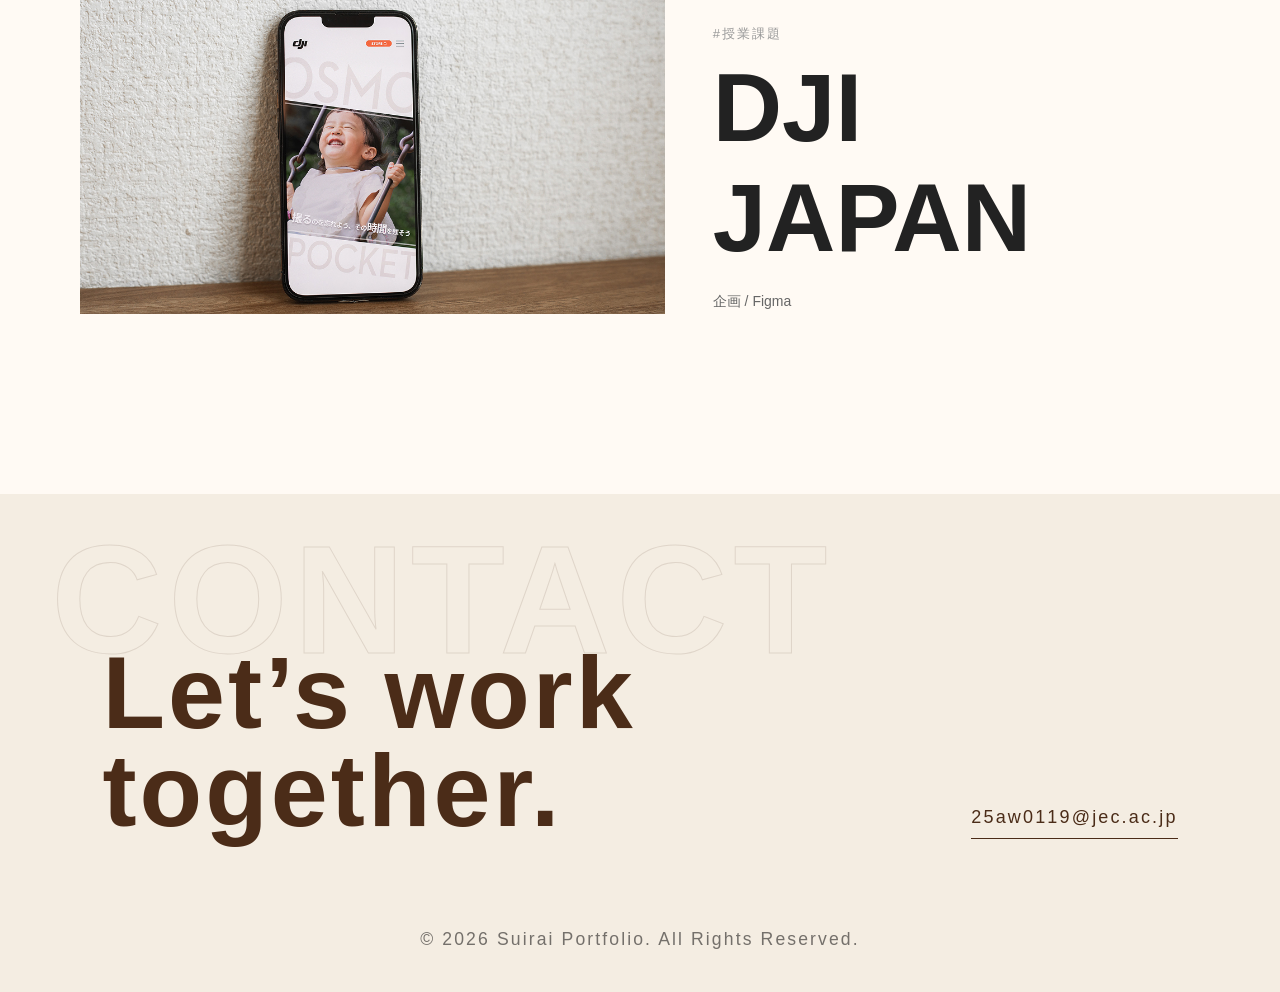
<file: project/resipi/resipi.html>
<!doctype html>
<html lang="en">
  <head>
    <meta charset="UTF-8" />
    <meta name="viewport" content="width=device-width, initial-scale=1.0" />
    <title>レシピページ</title>
    <link rel="stylesheet" href="../../css/style.css" />
    <script src="../../js/script.js" defer></script>
  </head>
  <body>
    <header class="site-header">
      <nav class="nav-container">
        <a href="../../index.html" class="logo">
          <img src="../../img/logo.svg" alt="スウライのポートフォリオ" />
        </a>
        <ul class="nav-inner">
          <li><a href="#strength">Strength</a></li>
          <li><a href="#skill">Skill</a></li>
          <li><a href="#works">Works</a></li>
          <li><a href="mailto:25aw0119@jec.ac.jp">Contact</a></li>
        </ul>
      </nav>
    </header>

    <main>
      <section class="project">
        <section class="project-mainvisual">
          <img
            src="../../img/rexipi_zhu.jpg"
            alt="ポートフォリオのメインビジュアル"
          />
        </section>

        <!-- ここに作品概要 -->

        <div class="project-head">
          <h2>作品概要</h2>
        </div>
        <div class="project-info">
          <div class="info-item" id="link">
            <span>URL</span>
            <a
              href="https://25aw0119-design.github.io/sinkyuuseisaku/index.html"
              >
            https://25aw0119-design.github.io/sinkyuuseisaku/index.html</a>
          </div>

          <div class="info-item">
            <span>目的</span>
            <p>
              健康に関するコラムを設けることで、
              ブランドの「健康的なイメージ」を効果的に伝え、
              ユーザーに「安心感」や「信頼感」を与えられるように提案しました。
            </p>
          </div>

          <div class="info-item">
            <span>ターゲット</span>
            <p>家族の健康と笑顔のために、工夫を絶やさない４０代。</p>
          </div>

          <div class="info-item">
            <span>担当</span>
            <p>企画・デザイン・コーディング</p>
          </div>

          <div class="info-item">
            <span>制作期間</span>
            <p>３ヶ月</p>
          </div>

          <div class="info-item">
            <span>使用ツール</span>
            <p>Figma / Illustrator / Photoshop / HTML / CSS / JavaScript</p>
          </div>
        </div>
      </section>
      <section class="project">
        <div class="project-head">
          <h2>デザイン</h2>
        </div>
        <p class="project-text">
          健康的で親しみやすい印象を与えるため、
          白を基調とした配色を採用しました。 また、料理写真を大きく配置し、
          健康コラムやレシピを見つけやすいレイアウトにすることで、
          情報が自然と目に入るデザインを目指しました。
        </p>
        <div class="project-gallery"></div>
      </section>
      <section class="project">
        <div class="project-head">
          <h2>工夫した点</h2>
        </div>

        <p class="project-text">
          レシピだけではブランドの魅力が伝わりにくいという課題に対し、
          健康に関するコラムを設けることで、
          ブランドが大切にする「健康」という価値を自然に伝えられるよう工夫しました。
          また、レシピ・季節の特集を回遊しやすい導線にすることで、
          ユーザーが継続的に利用したくなるサイトを意識しました。
        </p>
      </section>

      <section class="project">
        <div class="project-head">
          <h2>学んだこと</h2>
        </div>

        <p class="project-text">
          ユーザーに情報を届けるためには、 レシピを掲載するだけでなく、
          ブランドの価値や世界観を体験として伝えることが重要だと学びました。
          また、ユーザーが目的の情報へ迷わずたどり着けるよう、
          情報設計や導線設計を考えることの大切さを実感しました。
        </p>
      </section>

      <section class="design-section">
        <div class="section-title">
          <h2>完成デザイン</h2>
        </div>

        <div class="design-text">
          <p>
            健康コラムや季節の特集を通して、
            ブランドの価値や食の楽しさを体験できるサイトを制作しました。<br />
          </p>
        </div>
      </section>
    </main>
    <section class="next-project">
      <p class="next-label">NEXT PROJECT</p>
      <div class="next-work"></div>
    </section>

    <footer class="site-footer">
      <p class="footer-bg">CONTACT</p>
      <div class="footer-inner">
        <h2>Let’s work<br />together.</h2>
        <a href="mailto:25aw0119@jec.ac.jp">25aw0119@jec.ac.jp</a>
      </div>
      <p class="copyright">© 2026 Suirai Portfolio. All Rights Reserved.</p>
    </footer>
  </body>
</html>
</file>
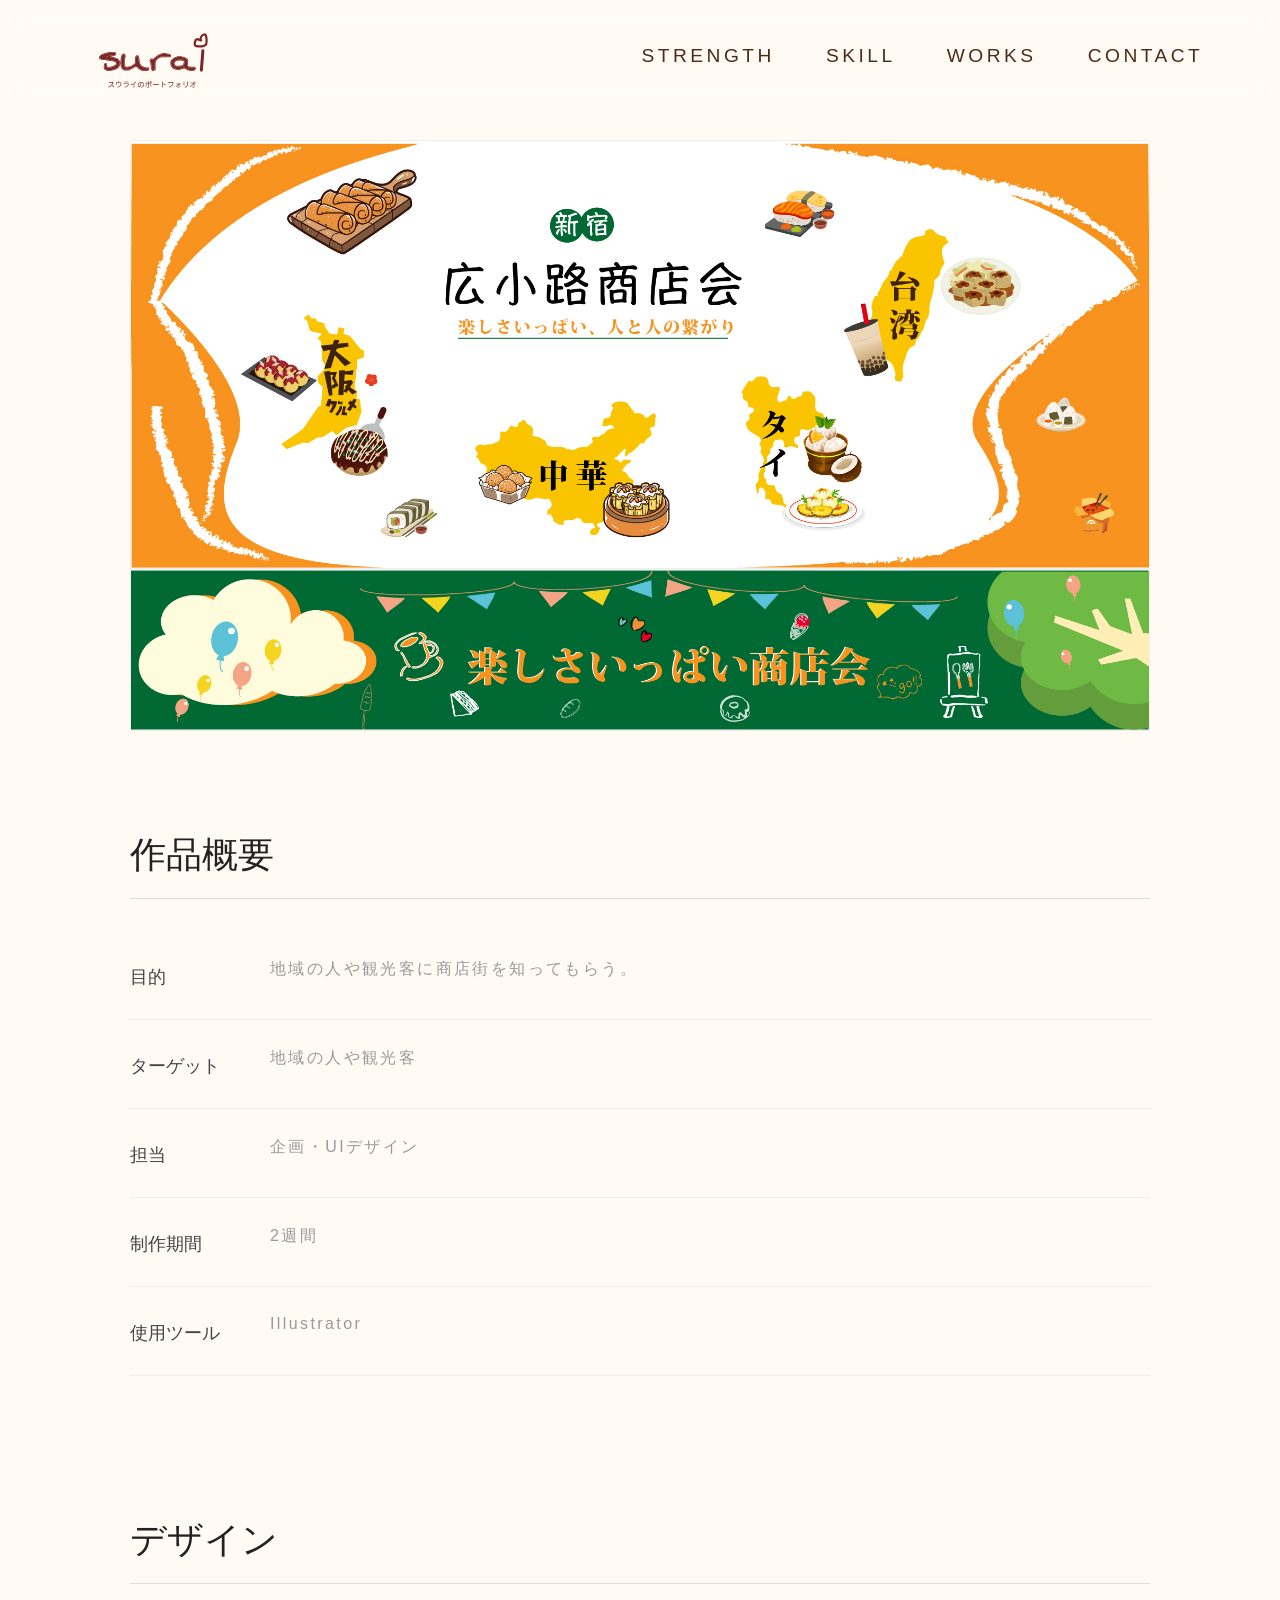
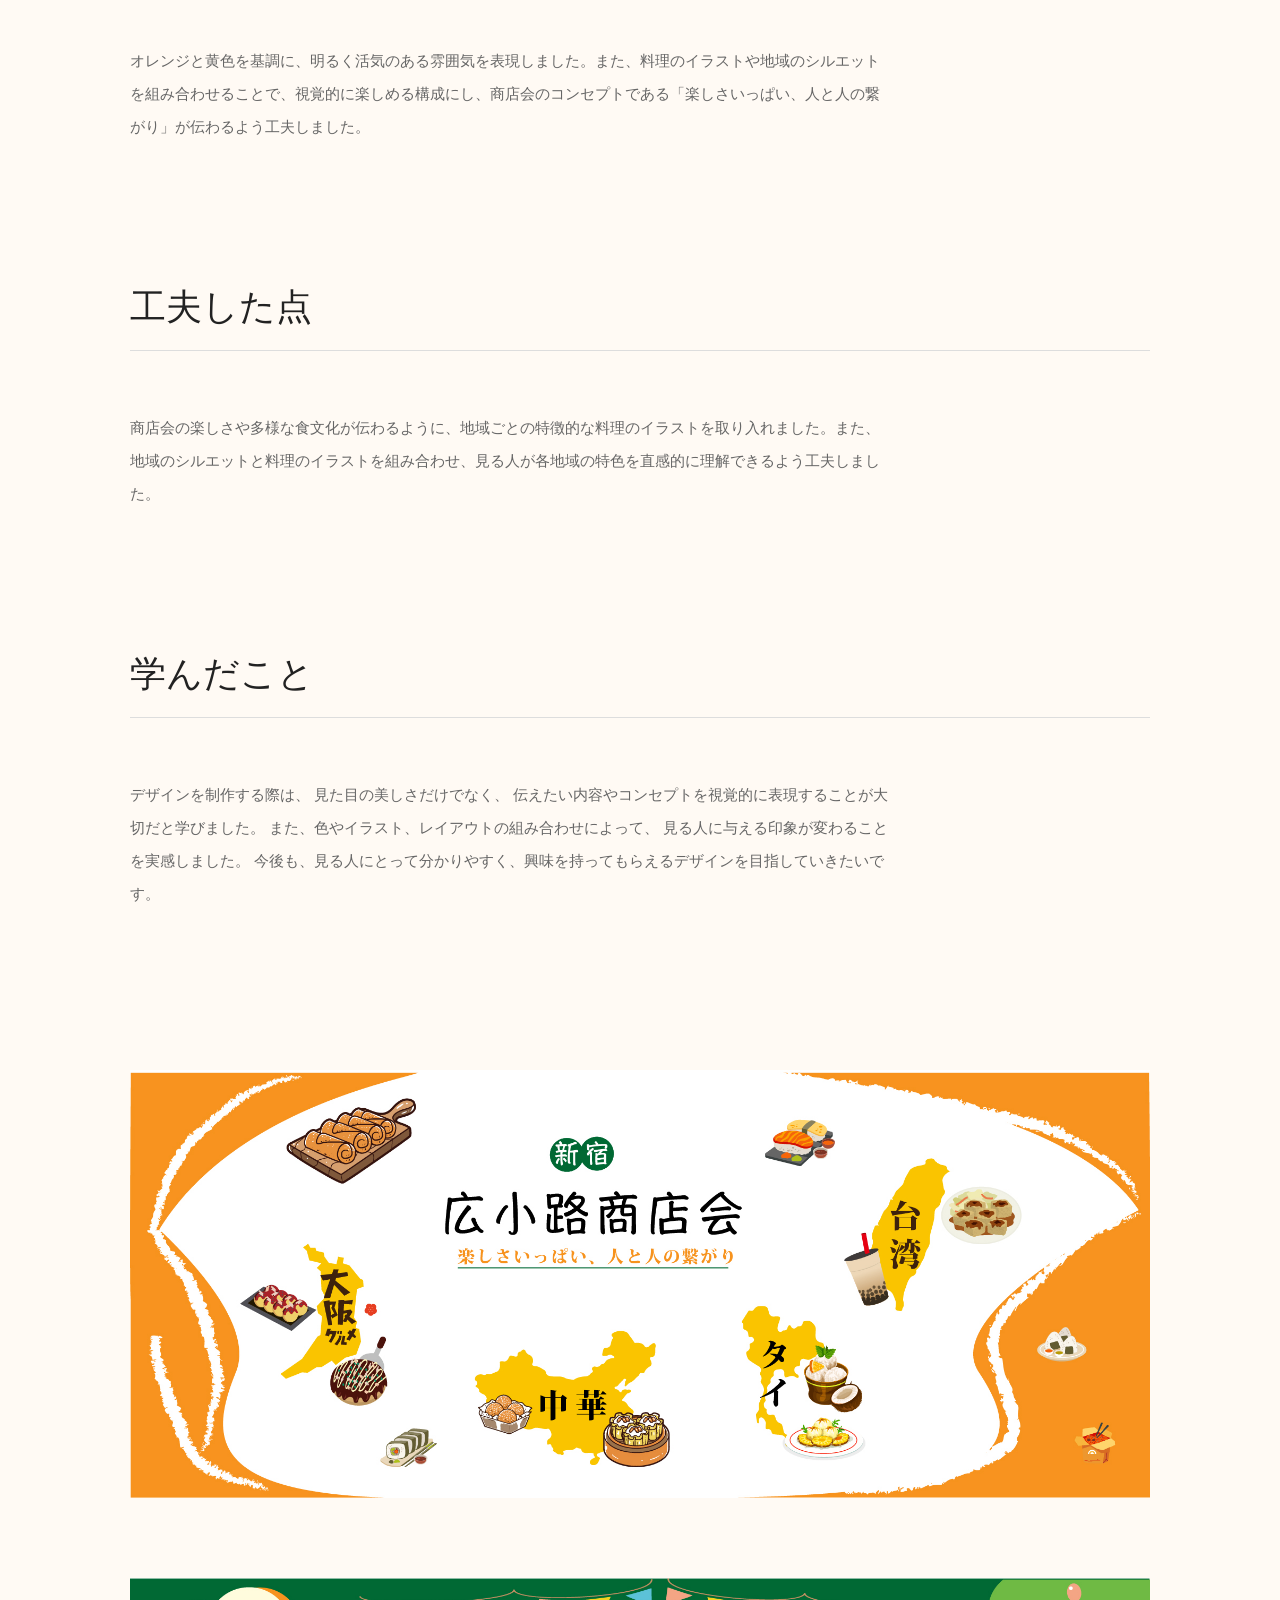
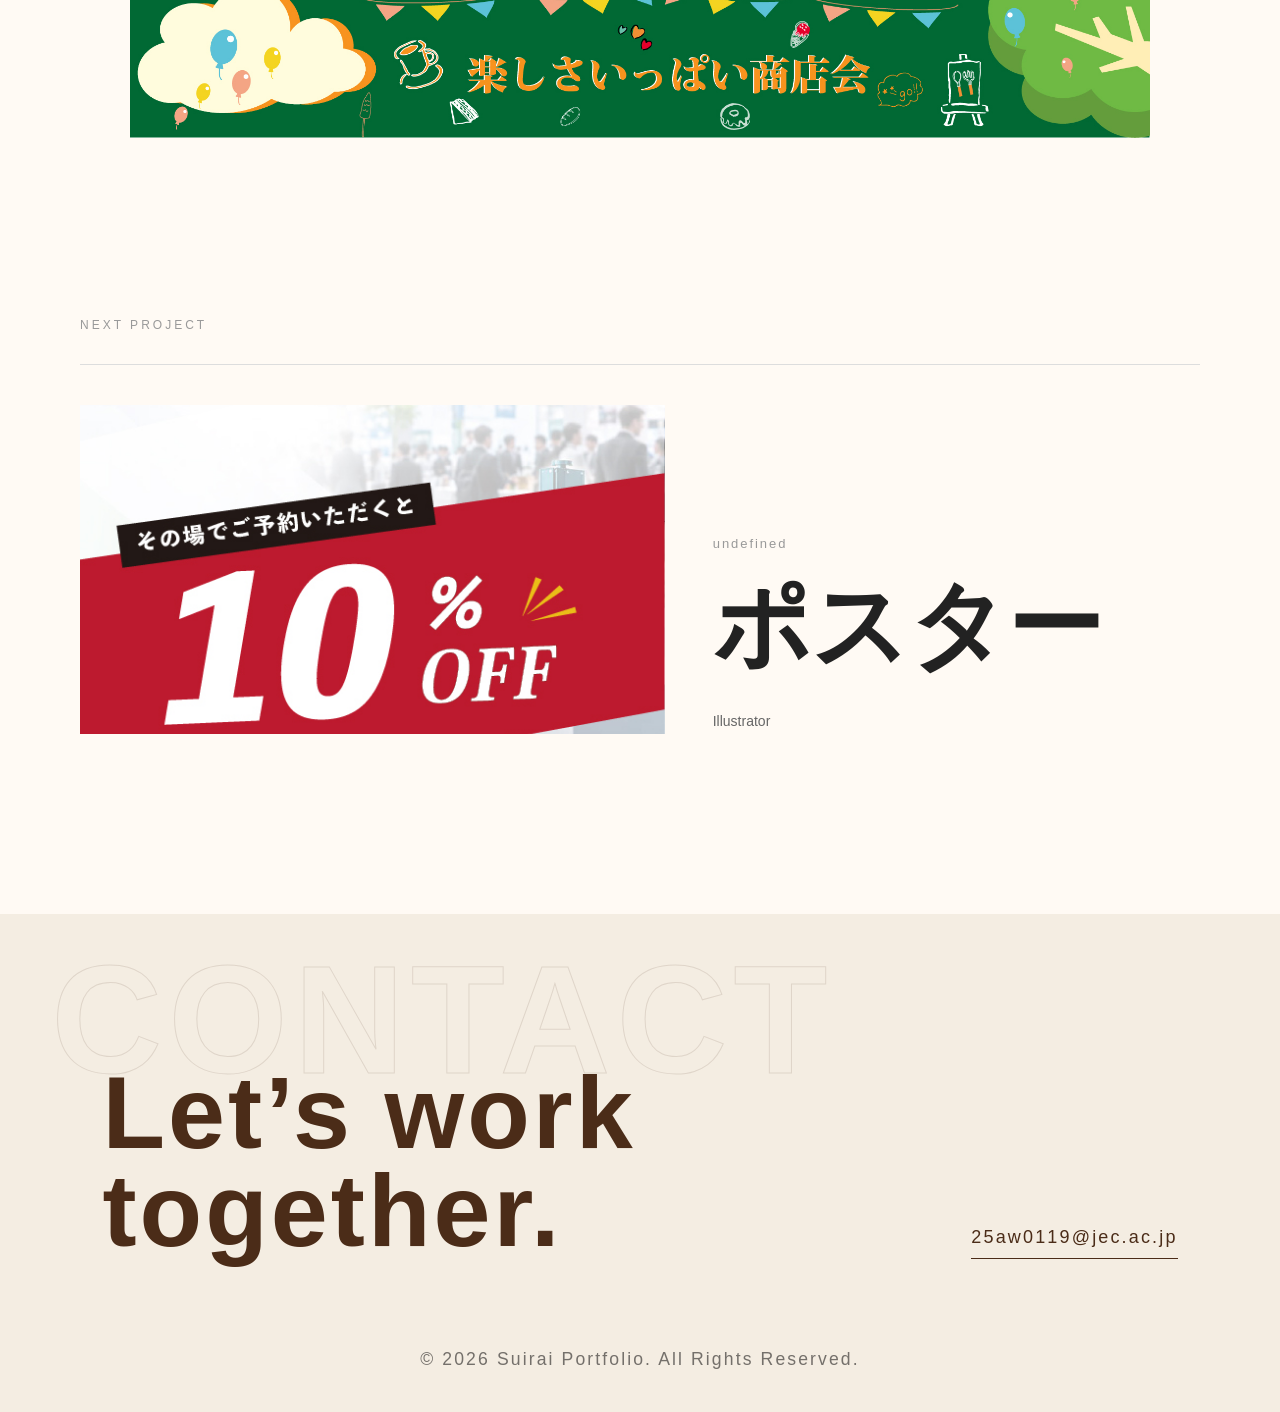
<file: project/shopping/shopping.html>
<!doctype html>
<html lang="en">
  <head>
    <meta charset="UTF-8" />
    <meta name="viewport" content="width=device-width, initial-scale=1.0" />
    <title>商店街ページ</title>
    <link rel="stylesheet" href="../../css/style.css" />
    <script src="../../js/script.js" defer></script>
  </head>
  <body>
    <header class="site-header">
      <nav class="nav-container">
        <a href="../../index.html" class="logo">
          <img src="../../img/logo.svg" alt="スウライのポートフォリオ" />
        </a>
        <ul class="nav-inner">
          <li><a href="#strength">Strength</a></li>
          <li><a href="#skill">Skill</a></li>
          <li><a href="#works">Works</a></li>
          <li><a href="mailto:25aw0119@jec.ac.jp">Contact</a></li>
        </ul>
      </nav>
    </header>

    <main>
      <section class="project">
        <section class="project-mainvisual">
          <img
            src="img/kibi.jpg"
            alt="商店街ビジュアル"
          />
          <img src="img/bana.jpg" alt="バーナ">
        </section>

        <!-- ここに作品概要 -->

        <div class="project-head">
          <h2>作品概要</h2>
        </div>
        <div class="project-info">
          <div class="info-item">
            <span>目的</span>
            <p>
              地域の人や観光客に商店街を知ってもらう。
            </p>
          </div>

          <div class="info-item">
            <span>ターゲット</span>
            <p>地域の人や観光客</p>
          </div>

          <div class="info-item">
            <span>担当</span>
            <p>企画・UIデザイン</p>
          </div>

          <div class="info-item">
            <span>制作期間</span>
            <p>2週間</p>
          </div>

          <div class="info-item">
            <span>使用ツール</span>
            <p>Illustrator</p>
          </div>
        </div>
      </section>
      <section class="project">
        <div class="project-head">
          <h2>デザイン</h2>
        </div>
        <p class="project-text">
          オレンジと黄色を基調に、明るく活気のある雰囲気を表現しました。また、料理のイラストや地域のシルエットを組み合わせることで、視覚的に楽しめる構成にし、商店会のコンセプトである「楽しさいっぱい、人と人の繋がり」が伝わるよう工夫しました。
        </p>
        <div class="project-gallery"></div>
      </section>
      <section class="project">
        <div class="project-head">
          <h2>工夫した点</h2>
        </div>

        <p class="project-text">
          商店会の楽しさや多様な食文化が伝わるように、地域ごとの特徴的な料理のイラストを取り入れました。また、地域のシルエットと料理のイラストを組み合わせ、見る人が各地域の特色を直感的に理解できるよう工夫しました。
        </p>
      </section>

      <section class="project">
        <div class="project-head">
          <h2>学んだこと</h2>
        </div>

        <p class="project-text">
デザインを制作する際は、
見た目の美しさだけでなく、
伝えたい内容やコンセプトを視覚的に表現することが大切だと学びました。
また、色やイラスト、レイアウトの組み合わせによって、
見る人に与える印象が変わることを実感しました。
今後も、見る人にとって分かりやすく、興味を持ってもらえるデザインを目指していきたいです。
        </p>
      </section>

      <section class="design-section">
        <div class="design-shopping-image">
         <img src="img/kibi.jpg" alt="キビ">
         <img src="img/bana.jpg" alt="バーナ">
        </div>
      </section>
    </main>
    <section class="next-project">
      <p class="next-label">NEXT PROJECT</p>
      <div class="next-work"></div>
    </section>

    <footer class="site-footer">
      <p class="footer-bg">CONTACT</p>
      <div class="footer-inner">
        <h2>Let’s work<br />together.</h2>
        <a href="mailto:25aw0119@jec.ac.jp">25aw0119@jec.ac.jp</a>
      </div>
      <p class="copyright">© 2026 Suirai Portfolio. All Rights Reserved.</p>
    </footer>
  </body>
</html>
</file>
<file: css/style.css>
@charset "utf-8";

:root {
  --base: #fffaf4;
  --surface: #ffffff;
  --text: #2d2a27;
  --sub: #74706b;
  --accent: #4b2c18;
  --line: #dcc9a8;
  --soft: #fff0c8;
  --border: rgba(75, 44, 24, 0.16);
}

* {
  margin: 0;
  padding: 0;
  box-sizing: border-box;
}

html {
  scroll-behavior: smooth;
}

body {
  background: var(--base);
  color: var(--text);
  font-family:
    -apple-system, BlinkMacSystemFont, "Hiragino Sans", "Noto Sans JP",
    sans-serif;
  font-size: 62.5%;
}

img {
  max-width: 100%;
  display: block;
}

a {
  color: inherit;
  text-decoration: none;
}

.cursor-circle {
  position: fixed;
  left: 0;
  top: 0;
  width: 34px;
  height: 34px;
  border: 1px solid rgba(220, 201, 168, 0.9);
  border-radius: 50%;
  pointer-events: none;
  z-index: 9999;
  transform: translate(-50%, -50%);
  transition:
    width 0.25s ease,
    height 0.25s ease,
    background 0.25s ease;
}

.cursor-circle.is-hover {
  width: 58px;
  height: 58px;
  background: rgba(220, 201, 168, 0.14);
}

.site-header {
  position: fixed;
  left: 0;
  top: 0;
  width: 100%;
  z-index: 1000;
  padding: 24px 6%;
  backdrop-filter: blur(14px);
}

.nav-container {
  max-width: 1280px;
  margin: 0 auto;
  display: flex;
  justify-content: space-between;
  align-items: center;
}

.logo img {
  width: clamp(96px, 12vw, 140px);
}

@media (max-width: 768px) {
  /* 汉堡按钮 */

  .hamburger {
    display: flex;
    flex-direction: column;
    justify-content: space-between;

    width: 32px;
    height: 22px;

    cursor: pointer;

    z-index: 1001;
  }

  .hamburger span {
    width: 100%;
    height: 1.5px;

    background: #222;

    transition: 0.35s;
  }

  /* X */

  .hamburger.active span:nth-child(1) {
    transform: translateY(10px) rotate(45deg);
  }

  .hamburger.active span:nth-child(2) {
    opacity: 0;
  }

  .hamburger.active span:nth-child(3) {
    transform: translateY(-10px) rotate(-45deg);
  }

  /* 菜单 */

  .nav-inner {
    position: fixed;

    top: 0;
    right: -100%;

    width: 100%;
    height: 100vh;

    background: #f7f4ee;

    display: flex;

    flex-direction: column;

    justify-content: center;

    align-items: center;

    gap: 48px;

    transition: 0.45s;

    z-index: 1000;
  }

  /* 打开 */

  .nav-inner.active {
    right: 0;
  }

  /* 字 */

  .nav-inner a {
    font-size: 1.8rem;

    letter-spacing: 0.15em;
  }
}

.nav-inner {
  display: flex;
  gap: clamp(24px, 4vw, 56px);
  list-style: none;
}

.nav-inner a {
  position: relative;
  color: var(--accent);
  font-size: 1.2rem;
  letter-spacing: 0.18em;
  text-transform: uppercase;
}

.nav-inner a::after {
  content: "";
  position: absolute;
  left: 0;
  bottom: -8px;
  width: 100%;
  height: 1px;
  background: var(--accent);
  transform: scaleX(0);
  transform-origin: left;
  transition: transform 0.35s ease;
}

.nav-inner a:hover::after {
  transform: scaleX(1);
}

.hero {
  max-width: 1200px;
  min-height: 90vh;
  margin: 0 auto;
  padding: 120px 40px 80px;
  display: grid;
  grid-template-columns: 1fr 420px;
  align-items: end;
  gap: 80px;
  border-bottom: 1px solid #ddd;
}

.hero-text {
  max-width: 620px;
}

.eyebrow {
  margin-bottom: 28px;
  color: #888;
  font-size: 13px;
  letter-spacing: 0.2em;
}

.hero h1 {
  margin-bottom: 32px;
  color: #222;
  font-size: clamp(28px, 5vw, 48px);
  font-weight: 600;
  line-height: 1.45;
}

.lead {
  color: #666;
  font-size: 15px;
  line-height: 2.1;
}

.hero-btn {
  display: inline-block;
  margin-top: 48px;
  padding-bottom: 8px;
  color: #222;
  font-size: 13px;
  letter-spacing: 0.16em;
  text-decoration: none;

  border-bottom: 1px solid #222;
}

.hero-photo {
  position: relative;
}

.hero-photo::before {
  content: "";
  position: absolute;
  left: -35px;
  top: 40px;
  width: 1px;
  height: 180px;
  background: #000000;
}

.hero-photo::after {
  content: "";
  position: absolute;
  right: -40px;
  bottom: 40px;
  width: 90px;
  height: 1px;
  background: #000000;
}

.hero-photo img {
  width: 100%;
  aspect-ratio: 3 / 4;
  object-fit: cover;
  display: block;
  filter: grayscale(8%);
}

.scroll-sign {
  position: absolute;
  left: 40px;
  bottom: -40px;
  display: flex;
  flex-direction: column;
  align-items: center;
  gap: 12px;
}

.scroll-sign span {
  color: #999;
  font-size: 11px;
  letter-spacing: 0.18em;
  writing-mode: vertical-rl;
}

.scroll-line {
  position: relative;
  width: 1px;
  height: 72px;
  background: #d6d6d6;
  overflow: hidden;
}

.scroll-line i {
  position: absolute;
  left: 50%;
  top: -8px;
  width: 5px;
  height: 5px;
  border-radius: 50%;
  background: #333;

  transform: translateX(-50%);
  animation: scrollDot 1.8s ease-in-out infinite;
}

@keyframes scrollDot {
  0% {
    top: -8px;
    opacity: 0;
  }

  30% {
    opacity: 1;
  }

  100% {
    top: 72px;
    opacity: 0;
  }
}

/* 写真まわりの2本線 */
.orbit {
  position: absolute;
  left: 50%;
  top: 50%;
  width: min(540px, 92%);
  aspect-ratio: 1 / 1.08;
  border: 2px solid #d8c9b6;
  border-radius: 45% 50% 45% 45%;
  pointer-events: none;
  z-index: 3;
}

/* 1本目 */
.orbit1 {
  animation: floatLine1 6s ease-in-out infinite;
}

/* 2本目 */
.orbit2 {
  opacity: 0.65;
  animation: floatLine2 7s ease-in-out infinite;
}

/* 左上の線がゆっくり浮く */
@keyframes floatLine1 {
  0%,
  100% {
    transform: translate(-50%, -50%) translate(-12px, -10px) rotate(-4deg);
  }

  50% {
    transform: translate(-50%, -50%) translate(-18px, -24px) rotate(-6deg);
  }
}

/* 右下の線がゆっくり浮く */
@keyframes floatLine2 {
  0%,
  100% {
    transform: translate(-50%, -50%) translate(12px, 10px) rotate(4deg);
  }

  50% {
    transform: translate(-50%, -50%) translate(18px, -10px) rotate(6deg);
  }
}

/* =========================
   Strength
========================= */

.strength {
  max-width: 1200px;
  margin: 180px auto;
  padding: 0 40px;
}

/* ---------- Section Title ---------- */

.section-title {
  display: flex;
  align-items: flex-end;
  justify-content: space-between;

  padding-bottom: 24px;
  margin-bottom: 80px;

  border-bottom: 1px solid #ddd;
}

.section-num {
  font-size: 14px;
  letter-spacing: 0.3em;
  color: #a5a5a5;
}

.section-title h2 {
  font-size: clamp(36px, 5vw, 64px);
  font-weight: 500;
  color: #222;
  letter-spacing: 0.04em;
}

/* ---------- Grid ---------- */

.strength-grid {
  display: grid;

  grid-template-columns: repeat(2, 1fr);

  gap: 80px;
}

/* ---------- Card ---------- */

.card {
  position: relative;

  padding: 30px 0;

  border-top: 1px solid #ddd;

  transition: 0.45s;
}

.card:hover {
  transform: translateY(-8px);
}

/* 左侧细线 */

.card::before {
  content: "";

  position: absolute;

  left: 0;

  top: 0;

  width: 0;

  height: 100%;

  background: #222;

  transition: 0.4s;
}

.card:hover::before {
  width: 4px;
}

/* 英文 */

.en {
  display: block;
  margin-bottom: 18px;
  color: #b7b7b7;
  font-size: 13px;
  letter-spacing: 0.25em;
  text-transform: uppercase;
  transition: 0.4s;
}

.card:hover .en {
  color: #222;
  transform: translateX(10px);
}

/* 日文 */

.card h3 {
  margin-bottom: 20px;
  font-size: clamp(20px, 5vw, 30px);
  font-weight: 500;
  color: #222;
  transition: 0.4s;
}

.card:hover h3 {
  transform: translateX(10px);
}

/* 内容 */

.card p {
  color: #666;

  line-height: 2;

  font-size: 15px;

  transition: 0.4s;
}

.card:hover p {
  transform: translateX(10px);
}

/* ---------- Mobile ---------- */

@media (max-width: 768px) {
  .strength {
    margin: 120px auto;

    padding: 0 24px;
  }

  .section-title {
    flex-direction: column;

    align-items: flex-start;

    gap: 10px;
  }

  .strength-grid {
    grid-template-columns: 1fr;

    gap: 50px;
  }
}

.btn-arrow {
  max-width: clamp(30px, 2vw, 45px);
  display: block;
  transform: translateX(0);
  transition: transform 0.4s ease;
}

.btn:hover {
  transform: scale(1.15);
  background-color: rgb(251, 255, 20);
}

.btn:hover .btn-arrow {
  transform: translateX(20px);
}

/* ====================================
   Skill
==================================== */

.skill {
  max-width: 1200px;
  margin: 180px auto;
  padding: 0 40px;
}

/* ---------- Title ---------- */

.section-title {
  display: flex;
  justify-content: space-between;
  align-items: flex-end;

  padding-bottom: 24px;
  margin-bottom: 80px;

  border-bottom: 1px solid #ddd;
}

.section-num {
  font-size: 14px;
  letter-spacing: 0.3em;
  color: #b7b7b7;
}

/* ---------- Grid ---------- */

.skill-wrap {
  display: grid;
  grid-template-columns: repeat(2, 1fr);
  gap: 90px;
}

/* ---------- Group ---------- */

.group-title {
  margin-bottom: 30px;
  color: #b9b9b9;
  font-size: 13px;
  text-transform: uppercase;
  letter-spacing: 0.35em;
}
.group-learnTitle {
  margin-top: 70px;
  margin-bottom: 30px;
  color: #b9b9b9;
  font-size: 13px;
  text-transform: uppercase;
  letter-spacing: 0.35em;
}
.card.learning {
  display: grid;
  gap: 10px;
}

/* ---------- Card ---------- */

.group .card {
  position: relative;
  padding: 28px 0;
  border-top: 1px solid #ddd;
  transition: 0.4s;
}

.group .card:last-child {
  border-bottom: 1px solid #ddd;
}

.group .card:hover {
  padding-left: 18px;
}

/* Hover 左边线 */

.group .card::before {
  content: "";
  position: absolute;
  left: 0;
  top: 0;
  width: 0;
  height: 100%;
  background: #222;
  transition: 0.35s;
}

.group .card:hover::before {
  width: 3px;
}

/* Number */

.num {
  display: block;
  margin-bottom: 12px;
  color: #d0d0d0;
  font-size: 13px;
  letter-spacing: 0.25em;
  transition: 0.35s;
}

.group .card:hover .num {
  color: #222;
}

/* Skill */

.group h3 {
  margin-bottom: 14px;
  font-size: clamp(20px, 5vw, 30px);
  font-weight: 500;
  color: #222;
  transition: 0.35s;
}

.group .card:hover h3 {
  transform: translateX(6px);
}

/* Text */

.group p {
  color: #777;
  font-size: 15px;
  line-height: 2;
  transition: 0.35s;
}

.group .card:hover p {
  transform: translateX(6px);
}

.group-now {
  display: grid;
  grid-template-columns: 1fr 1fr 1fr;
  gap: 10px;
}
.learning {
  position: relative;
}

.badge {
  position: absolute;
  top: 18px;
  right: 18px;
  padding: 4px 10px;
  border-radius: 999px;
  font-size: 11px;
  font-weight: 600;
  letter-spacing: 0.05em;
  color: #f59e0b;
  background: #fff8e6;
  border: 1px solid #f6c453;
}

/* Responsive */

@media (max-width: 768px) {
  .skill {
    margin: 120px auto;
    padding: 0 24px;
  }

  .skill-wrap {
    grid-template-columns: 1fr;
    gap: 60px;
  }

  .section-title {
    flex-direction: column;
    align-items: flex-start;
    gap: 10px;
  }
}

/* =========================
   Works
========================= */

.works {
  max-width: 1200px;
  margin: 180px auto;
  padding: 0 40px;
}

.works-grid {
  display: grid;
  grid-template-columns: repeat(2, 1fr);
  gap: 90px 56px;
}

.work-card {
  position: relative;
}

.work-card:nth-child(even) {
  margin-top: 80px;
}

.work-image {
  position: relative;
  width: 100%;
  aspect-ratio: 16 / 10;
  background: #f7f4ee;
  display: flex;
  align-items: center;
  justify-content: center;
  overflow: hidden;
}

.work-image img {
  width: 100%;
  height: 100%;
  object-fit: contain;
  display: block;
  transition: 0.5s;
}

.work-image span {
  position: absolute;
  left: 24px;
  bottom: 24px;
  color: #222;
  font-size: 12px;
  letter-spacing: 0.18em;
  opacity: 0;
  transform: translateY(12px);
  transition: 0.4s ease;
}

.work-image::after {
  content: "";
  position: absolute;
  inset: 0;
  background: rgba(255, 255, 255, 0.72);
  opacity: 0;
  transition: 0.4s ease;
}

.work-image:hover img {
  transform: scale(1.04);
}

.work-image:hover::after {
  opacity: 0.6;
}

.work-image:hover span {
  opacity: 1;
  transform: translateY(0);
  z-index: 2;
}

.work-info {
  padding-top: 24px;
}

.work-info p {
  margin-bottom: 10px;
  color: #999;
  font-size: 12px;
  letter-spacing: 0.18em;
}

.work-info h3 {
  margin-bottom: 12px;
  color: #222;
  font-size: clamp(20px, 5vw, 30px);
  font-weight: 500;
  letter-spacing: 0.08em;
}

.work-info span {
  color: #777;
  font-size: 13px;
  line-height: 1.8;
}

/* Mobile */
@media (max-width: 768px) {
  .works {
    margin: 120px auto;
    padding: 0 24px;
  }

  .works-grid {
    grid-template-columns: 1fr;
    gap: 60px;
  }

  .work-card:nth-child(even) {
    margin-top: 0;
  }
}
.next-project {
  max-width: 1200px;
  margin: 180px auto;
  padding: 0 40px;
}

.next-label {
  margin-bottom: 32px;
  color: #999;
  font-size: 12px;
  letter-spacing: 0.25em;
}

.next-card {
  display: grid;
  grid-template-columns: 1.2fr 1fr;
  gap: 48px;
  align-items: end;
  padding-top: 40px;
  border-top: 1px solid #ddd;

  color: inherit;
  text-decoration: none;
}

.next-card img {
  width: 100%;
  aspect-ratio: 16 / 9;
  object-fit: cover;
  display: block;
  transition: 0.5s ease;
}

.next-card:hover img {
  transform: scale(1.03);
}

.next-info span {
  color: #999;
  font-size: 13px;
  letter-spacing: 0.15em;
}

.next-info {
  margin-top: 12px;
  color: #222;
  font-size: clamp(32px, 5vw, 64px);
  font-weight: 500;
}

.next-info p {
  margin-top: 16px;
  color: #666;
  font-size: 14px;
  line-height: 1.8;
}

@media (max-width: 768px) {
  .next-project {
    margin: 120px auto;
    padding: 0 24px;
  }

  .next-card {
    grid-template-columns: 1fr;
    gap: 24px;
  }
}
.site-footer {
  position: relative;
  padding: 150px 8% 42px;
  background: #f4ede2;
  overflow: hidden;
}

.footer-bg {
  position: absolute;
  left: 4%;
  top: 18px;
  color: transparent;
  -webkit-text-stroke: 1px rgba(75, 44, 24, 0.12);
  font-size: clamp(62px, 12vw, 180px);
  font-weight: 800;
  letter-spacing: 0.04em;
}

.footer-inner {
  position: relative;
  z-index: 2;
  max-width: 1180px;
  margin: 0 auto;
  display: flex;
  justify-content: space-between;
  align-items: end;
  gap: 40px;
}

.footer-inner h2 {
  color: var(--accent);
  font-size: clamp(46px, 8vw, 110px);
  line-height: 0.95;
  letter-spacing: 0.03em;
}

.footer-inner a {
  padding-bottom: 10px;
  border-bottom: 1px solid var(--accent);
  color: var(--accent);
  font-size: clamp(14px, 1.6vw, 18px);
  letter-spacing: 0.12em;
}

.copyright {
  position: relative;
  z-index: 2;
  margin-top: 90px;
  text-align: center;
  color: var(--sub);
  font-size: 1.1rem;
  letter-spacing: 0.12em;
}

.reveal {
  opacity: 0;
  transform: translateY(36px);
  transition: 0.8s ease;
}

.reveal.is-show {
  opacity: 1;
  transform: translateY(0);
}
.project-mainvisual {
  max-width: 1200px;
  margin: 120px auto 100px;
  background-image: url(../project/faten/video/mp4_back.png);
  background-repeat: no-repeat;
  border-radius: 20px;
}
.project-mainvisual video {
  width: 100%;
  padding: 20px;
  display: block;
  margin: 0 auto;
}
.project-mainvisual img {
  width: 100%;
  display: block;
  object-fit: cover;
  border: 1px solid #eee;
}
.project-mainvisual-post{
width: 35%;
margin: 0 auto;

}


.project {
  max-width: 1100px;
  margin: 140px auto;
  padding: 0 40px;
}

/* タイトル */

.project-head {
  margin-bottom: 60px;
  padding-bottom: 18px;
  border-bottom: 1px solid #ddd;
}

.project-head h2 {
  font-size: clamp(20px, 5vw, 36px);
  font-weight: 500;
  color: #222;
}

/* Overview */

.project-info {
  display: grid;

  gap: 28px;
}

.info-item {
  display: grid;
  grid-template-columns: 140px 1fr;
  padding-bottom: 24px;
  border-bottom: 1px solid #eee;
}

.info-item span {
  color: #444;
  line-height: 2;
  font-size: 18px;
}

.info-item p {
  color: #999;
  letter-spacing: 0.15em;
  font-size: 16px;
}
#link {
  color: cornflowerblue;
  font-size: 16px;
}

/* Text */

.project-text {
  max-width: 760px;
  color: #666;
  line-height: 2.2;
  font-size: 15px;
}

/* Gallery */

.project-gallery {
  display: grid;
  gap: 60px;
}

.project-gallery img {
  width: 100%;
  display: block;
  box-shadow: 0 15px 35px rgba(0, 0, 0, 0.06);
}

/* =========================
   完成デザイン
========================= */

.design-section {
  max-width: 1100px;
  margin: 160px auto;
  padding: 0 40px;
}
.design-section .section-title h2 {
  font-size: clamp(28px, 5vw, 36px);
}
.design-text {
  max-width: 750px;
  margin-bottom: 60px;
}

.design-text p {
  color: #666;
  font-size: 15px;
  line-height: 2.2;
  letter-spacing: 0.03em;
}

.design-image {
  display: grid;
  grid-template-columns: 2fr 1fr;
  gap: 40px;
  align-items: start;
  margin-top: 60px;
}

.design-image img {
  width: 100%;
  display: block;
}

.design-image img:first-child {
  border: 10px solid #555555;
}

.design-image img:last-child {
  max-width: 280px;
  justify-self: center;
  border: 10px solid #555555;
}
.design-mohu-image {
  width: 60%;
  margin: 0 auto;
}
.jinjya-design-image {
  display: grid;
  grid-template-columns: 1fr 1fr 1fr;
  grid-template-rows: 1fr 1fr;
  gap: 40px;
}

.jinjya-design-image img {
  width: 250px;
}

.pocket-design-image {
  width: 1000px;
  display: grid;
  grid-template-columns: 1fr 1fr 1fr 1fr;
  grid-template-rows: 1fr;
  gap: 20px;
}
.design-shopping-image {
    display: grid;
    gap: 80px;
}
.design-post-image{
  display: grid;
  grid-template-columns: 1fr 1fr;
  gap: 30px;
}

.gallery {
  position: relative;
}
.gallery-btn {
  display: none;
  position: absolute;
  top: 50%;
  transform: translateY(-50%);
  width: 30px;
  height: 80px;
  border: none;
  border-radius: 10px;
  background: rgba(92, 88, 155, 0.956);
  color: #ffffff;
  font-size: 20px;
  cursor: pointer;
  box-shadow: 0 4px 12px rgba(0, 0, 0, 0.15);
  z-index: 10;
}

.gallery-btn.prev {
  left: -15px;
}

.gallery-btn.next {
  right: -15px;
}

.gallery-btn:hover {
  background: rgba(52, 8, 102, 0.956);
}
.tarot-design-image {
  width: 1000px;
  display: grid;
  grid-template-columns: 1fr 1fr 1fr 1fr 1fr 1fr;
  grid-template-rows: 1fr 1fr;
  gap: 20px;
}
.tarot-design-image img {
  border-radius: 20px;
}
/* Mobile */

@media (max-width: 768px) {
  .project {
    padding: 0 24px;
    margin: 100px auto;
  }

  .info-item {
    grid-template-columns: 1fr;
    gap: 10px;
  }

  .hero {
    grid-template-columns: 1fr;
  }

  .hero-photo {
    order: 1;
  }
  .hero-photo::before,
  .hero-photo::after {
    display: none;
  }

  .hero-text {
    order: 2;
  }

  .scroll-sign {
    display: none;
  }

  .group-now {
    grid-template-columns: 1fr 1fr;
  }
  .project-mainvisual video {
    width: 80%;
    padding: 20px;
    display: block;
    margin: 0 auto;
  }

  .tarot-design-image {
    display: flex;
    overflow-x: auto;
    gap: 0;
    width: 100%;
    scroll-snap-type: x mandatory;
    scroll-behavior: smooth;
    -webkit-overflow-scrolling: touch;
    scrollbar-width: none;
  }

  .tarot-design-image::-webkit-scrollbar {
    display: none;
  }

  .tarot-design-image img {
    flex: 0 0 100%;
    width: 100%;
    max-width: 100%;
    height: auto;
    padding: 0 60px;
    box-sizing: border-box;
    scroll-snap-align: start;
    scroll-snap-stop: always;
    object-fit: contain;
  }
  .gallery-btn {
    display: block;
  }
}

@media (max-width: 900px) {
  .nav-inner {
    gap: 20px;
  }

  .hero-kicker {
    left: 6%;
    top: 112px;
  }

  .info-card {
    right: 2%;
    bottom: -36px;
    width: 220px;
  }

  .section-head,
  .skill-grid,
  .works-grid {
    grid-template-columns: 1fr;
  }

  .section-head p {
    grid-column: auto;
  }

  .strength-item,
  .strength-item:nth-child(2) {
    margin-left: 0;
    padding-left: 72px;
  }

  .strength-item::before {
    font-size: 3.8rem;
  }

  .work-card:nth-child(even) {
    transform: none;
  }

  .footer-inner {
    align-items: flex-start;
    flex-direction: column;
  }
}

@media (max-width: 520px) {
  .cursor-circle {
    display: none;
  }

  .site-header {
    padding: 18px 5%;
  }

  .nav-inner {
    width: 100%;
  }

  .strength-section,
  .skill-section,
  .works-section {
    padding: 100px 6%;
  }

  .tarot-design-image img {
    padding: 0 70px;
  }
}

@media (max-width: 520px) {
  .tarot-design-image img {
    padding: 0 60px;
  }
}
</file>
